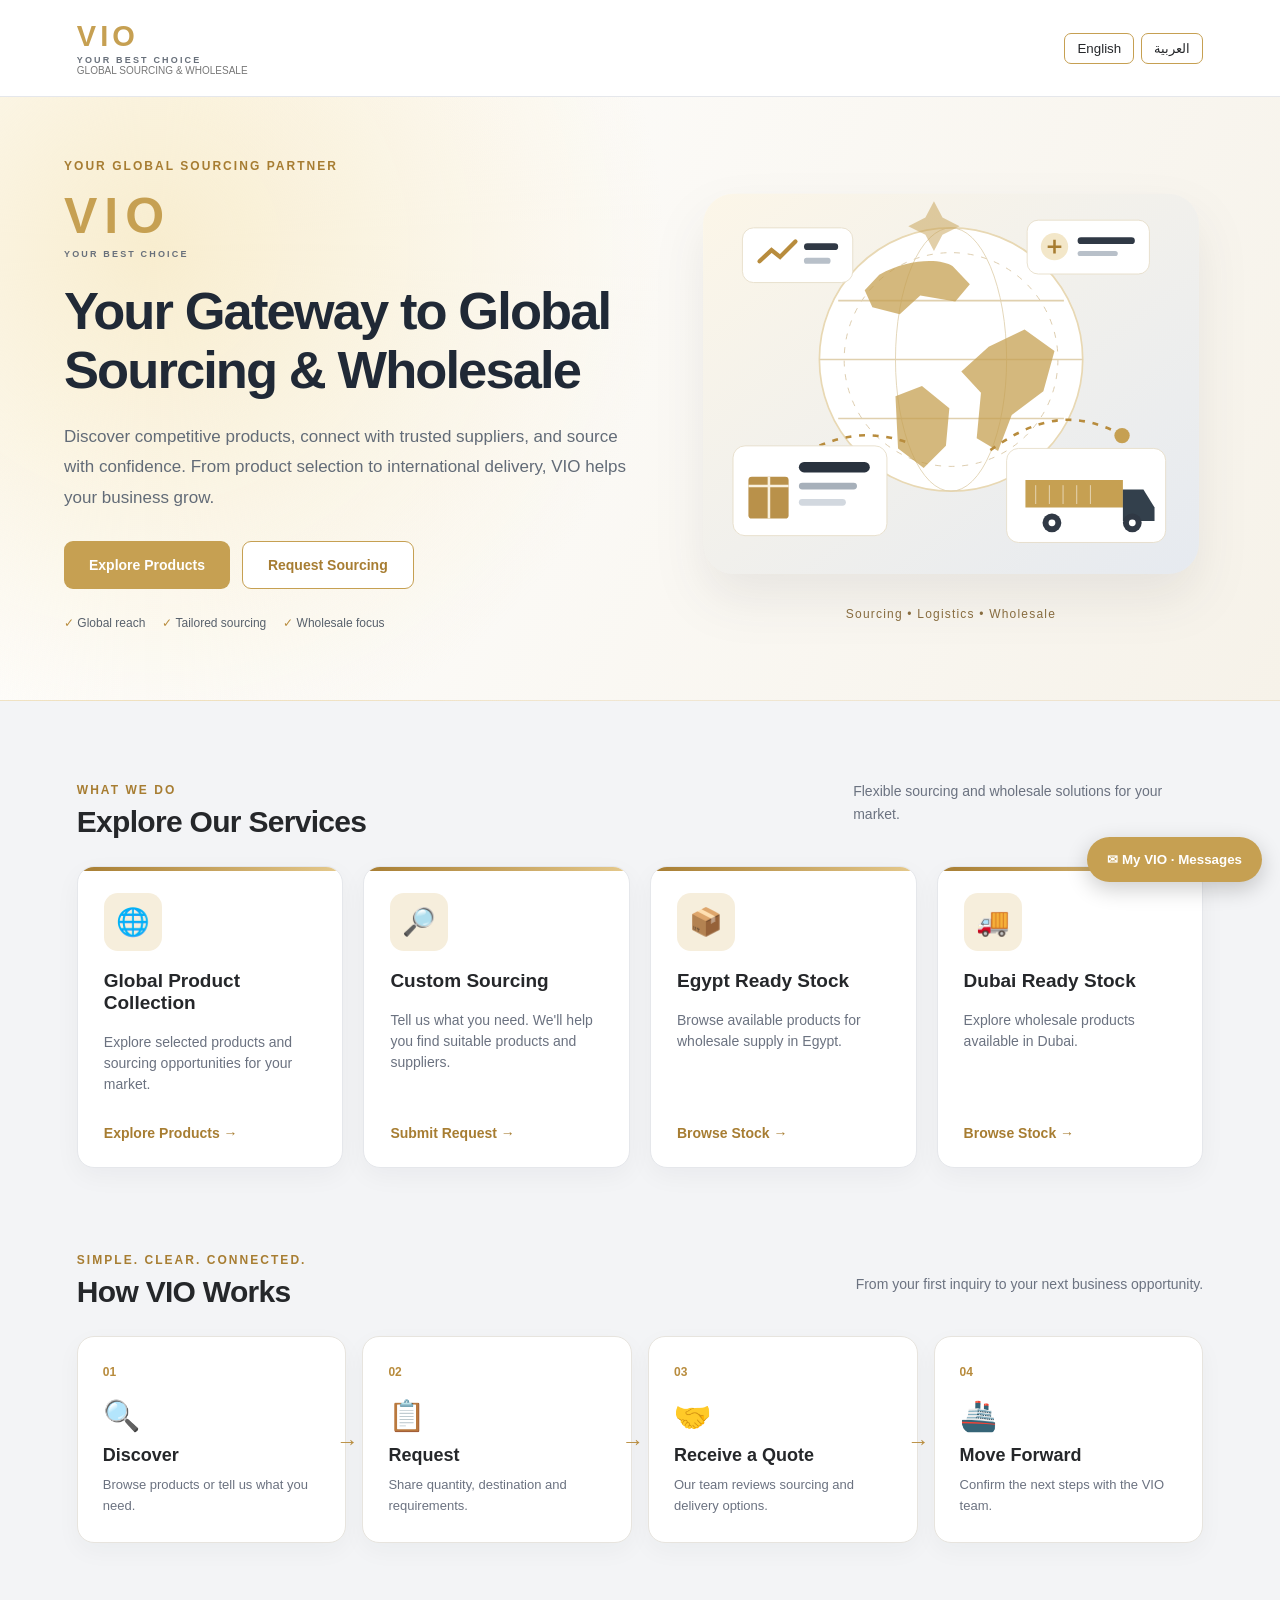
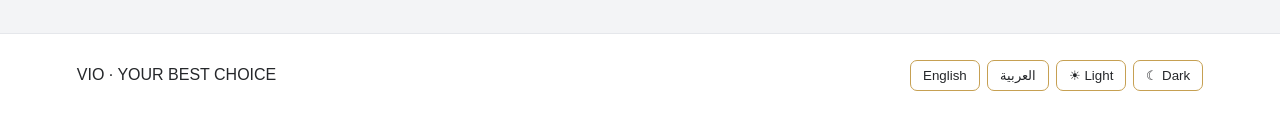
<file: apps-script/wholesale/Index.html>
<!DOCTYPE html>



<html>



<head>



  <base target="_top">



  <meta name="viewport" content="width=device-width, initial-scale=1">



  <style>



    :root{--gold:#c6a052;--darkgold:#a77d32;--bg:#f3f4f6;--ink:#292929;--muted:#6b7280;--line:#e5e7eb}



    *{box-sizing:border-box}body{margin:0;font-family:Arial,sans-serif;background:var(--bg);color:var(--ink)}



    header{background:#fff;padding:20px 6%;display:flex;justify-content:space-between;align-items:center;border-bottom:1px solid var(--line)}



    .brand{cursor:pointer}.logo{font-size:32px;font-weight:bold;color:var(--gold);letter-spacing:3px}.subtitle{font-size:10px;color:#777}



    .language{color:#555;font-size:13px}.hero{padding:65px 6%;background:#fff;text-align:center}h1{font-size:38px;margin:10px 0}.gold{color:var(--darkgold)}.hero p{color:#777;line-height:1.7}



    .btn{background:var(--gold);color:white;border:0;padding:13px 22px;border-radius:7px;cursor:pointer;font-weight:bold;font-size:14px}.btn:hover{background:var(--darkgold)}.btn.secondary{background:white;color:var(--darkgold);border:1px solid var(--gold)}.btn:disabled{opacity:.6;cursor:not-allowed}



    .container{padding:35px 6%;max-width:1500px;margin:auto}.grid{display:grid;grid-template-columns:repeat(4,minmax(0,1fr));gap:18px}.card{background:#fff;padding:24px 20px;border-radius:12px;border:1px solid var(--line);transition:.2s}.service-card{cursor:pointer}.service-card:hover,.product-card:hover{border-color:var(--gold);transform:translateY(-3px)}.card h3{margin:8px 0}.card p{color:var(--muted);font-size:14px;line-height:1.5}.icon{font-size:30px}.small-link{color:var(--darkgold);font-weight:bold;font-size:14px}



    .page-head{display:flex;align-items:center;justify-content:space-between;gap:16px;flex-wrap:wrap;margin-bottom:22px}.page-head h2{margin:0 0 6px}.page-head p{margin:0;color:var(--muted)}.toolbar{display:flex;gap:12px;align-items:center;margin-bottom:22px;flex-wrap:wrap}.search{width:100%;max-width:540px;padding:14px;border:1px solid #d1d5db;border-radius:8px;font:inherit}.search:focus,input:focus,select:focus,textarea:focus{outline:2px solid #ead6a7;outline-offset:1px}



    .product-card{padding:0;overflow:hidden;display:flex;flex-direction:column}.product-media{height:205px;background:#f8f8f8;display:flex;align-items:center;justify-content:center;color:#aaa;font-size:44px}.product-media img{width:100%;height:100%;object-fit:contain}.product-content{padding:20px;display:flex;flex-direction:column;flex:1}.category{color:var(--darkgold);font-size:11px;font-weight:bold;text-transform:uppercase;letter-spacing:.6px}.product-content h3{font-size:17px}.product-content .btn{width:100%;margin-top:auto}.details{font-size:13px;color:var(--muted);margin:10px 0 18px}.details div{margin:5px 0}.empty{background:#fff;border:1px solid var(--line);padding:25px;border-radius:10px;color:var(--muted)}



    .overlay{position:fixed;inset:0;background:rgba(20,24,32,.62);display:none;align-items:center;justify-content:center;padding:18px;z-index:10}.overlay.open{display:flex}.modal{width:100%;max-width:560px;max-height:92vh;overflow:auto;background:white;border-radius:14px;padding:26px;box-shadow:0 18px 60px rgba(0,0,0,.2)}.modal-head{display:flex;justify-content:space-between;align-items:flex-start;gap:16px}.modal-head h2{margin:0 0 8px}.close{border:0;background:#f3f4f6;border-radius:7px;padding:8px 12px;cursor:pointer;font-size:20px}.field{margin-top:15px}.field label{display:block;font-size:13px;font-weight:bold;margin-bottom:7px}.field input,.field select,.field textarea{width:100%;padding:12px;border:1px solid #d1d5db;border-radius:7px;font:inherit}.field textarea{resize:vertical;min-height:85px}.field-row{display:grid;grid-template-columns:1fr 1fr;gap:12px}.hint{font-size:12px;color:var(--muted);line-height:1.5}.notice{margin-top:16px;padding:12px;background:#fff8e7;border:1px solid #e9d8ac;border-radius:7px;font-size:12px;color:#6f5b34}.modal .btn{width:100%;margin-top:20px}



    .upload-zone{border:2px dashed #d8bf8a;border-radius:10px;padding:18px;background:#fffcf6;text-align:center;margin-top:7px}.upload-zone input{width:100%;max-width:320px}.photo-previews{display:flex;flex-wrap:wrap;gap:9px;margin-top:12px}.photo-previews img{width:70px;height:70px;object-fit:cover;border:1px solid #ddd;border-radius:7px}.photo-previews .thumb{position:relative}.photo-previews .thumb button{position:absolute;right:-5px;top:-5px;border:0;border-radius:50%;background:#333;color:#fff;cursor:pointer}.feedback-ok{color:#176b45;font-weight:bold}.feedback-error{color:#b42318}



    @media(max-width:1000px){.grid{grid-template-columns:repeat(2,minmax(0,1fr))}}@media(max-width:540px){.grid{grid-template-columns:1fr}.field-row{grid-template-columns:1fr}.hero{padding:48px 6%}h1{font-size:28px}header{padding:16px 6%}.modal{padding:18px}}



    .step-heading{display:flex;align-items:center;gap:10px;font-weight:bold;font-size:16px;margin:25px 0 10px;padding-top:14px;border-top:1px solid var(--line)}



    .step-heading span{display:inline-flex;align-items:center;justify-content:center;width:28px;height:28px;border-radius:50%;background:var(--gold);color:white}



    .remember{display:flex;align-items:center;gap:9px;font-size:13px;margin-top:18px;color:var(--ink)}



    .remember input{accent-color:var(--gold)}.optional{margin-top:18px;border:1px solid var(--line);padding:13px;border-radius:8px}



    .optional summary{cursor:pointer;font-size:13px;font-weight:bold;color:var(--darkgold)}



    .success-panel{text-align:center;padding:20px 0}.success-icon{font-size:32px;background:#e9f7ed;color:#15803d;border-radius:50%;width:65px;height:65px;line-height:65px;margin:0 auto 16px}



    .success-panel p{color:var(--muted);line-height:1.6}.success-reference{background:#faf7f0;padding:18px;border-radius:9px;margin:20px 0;display:flex;flex-direction:column;gap:8px}



    .success-reference small{color:var(--muted)}.success-reference strong{color:var(--darkgold);font-size:20px;overflow-wrap:anywhere}.success-actions{display:grid;grid-template-columns:1fr 1fr;gap:10px}.success-actions .btn{margin-top:0}





:root{--vio-bg:#f3f4f6;--vio-card:#fff;--vio-ink:#25272a;--vio-line:#e5e7eb;--vio-muted:#68707b}

body{background:var(--vio-bg)!important;color:var(--vio-ink)!important}body.vio-dark{--vio-bg:#15171b;--vio-card:#202329;--vio-ink:#f0f1f4;--vio-line:#3b404a;--vio-muted:#b5bbc6;--bg:#15171b;--ink:#f0f1f4;--muted:#b5bbc6;--line:#3b404a}

body.vio-dark header,body.vio-dark .panel,body.vio-dark .card,body.vio-dark .tile,body.vio-dark .modal,body.vio-dark .empty,body.vio-dark .hero,body.vio-dark .group{background:var(--vio-card)!important;color:var(--vio-ink)!important;border-color:var(--vio-line)!important}

body.vio-dark input,body.vio-dark select,body.vio-dark textarea{background:#292d34;color:#f0f1f4;border-color:#505661}body.vio-dark .btn.secondary,body.vio-dark button.secondary{background:#30343c;color:#f2d9a4}body.vio-dark p,body.vio-dark .hint,body.vio-dark .muted,body.vio-dark small{color:var(--vio-muted)}body.vio-dark th{background:#30343c;color:#f0f1f4}body.vio-dark td{border-color:#42454b}

.vio-brand-image{display:block;object-fit:contain;width:175px;height:66px;max-width:100%}.vio-brand-hero{width:min(520px,92vw);height:auto;max-height:250px;object-fit:contain;margin:0 auto 20px}.vio-footer{padding:26px 6%;border-top:1px solid var(--vio-line);background:var(--vio-card);color:var(--vio-ink);display:flex;justify-content:space-between;align-items:center;flex-wrap:wrap;gap:12px}.vio-switch{display:inline-flex;gap:7px;align-items:center;flex-wrap:wrap}.vio-switch button{padding:7px 12px;border:1px solid #c6a052;border-radius:7px;background:transparent;color:inherit;cursor:pointer}html[dir=rtl] body{text-align:right}html[dir=rtl] th,html[dir=rtl] td{text-align:right}html[dir=rtl] .field label{text-align:right}

.vio-wordmark{font-weight:800;letter-spacing:.14em;font-size:29px;color:#c6a052;display:flex;flex-direction:column;gap:2px}.vio-wordmark small{font-size:9px;letter-spacing:.24em;color:var(--vio-muted,#777)}.vio-wordmark-hero{font-size:clamp(50px,9vw,100px);align-items:center;margin:18px auto 25px}.vio-wordmark-hero small{font-size:12px}

/* VIO hybrid customer design */

.hero{position:relative;overflow:hidden;background:radial-gradient(circle at 18% 30%,rgba(198,160,82,.18),transparent 36%),linear-gradient(130deg,#fff 0%,#fbf7ee 100%)!important;border-bottom:1px solid rgba(198,160,82,.22)}

.hero::after{content:'✦';position:absolute;right:8%;top:9%;font-size:105px;color:rgba(198,160,82,.11);pointer-events:none}

.hero h1{letter-spacing:-1.1px}.hero p{max-width:690px;margin:15px auto 23px}

.service-card{position:relative;overflow:hidden;box-shadow:0 8px 26px rgba(30,34,43,.045);border-radius:17px!important}

.service-card::before{content:'';position:absolute;left:0;right:0;top:0;height:4px;background:linear-gradient(90deg,#a77d32,#e5c98c)}

.service-card .icon{display:inline-flex;align-items:center;justify-content:center;width:58px;height:58px;border-radius:14px;background:rgba(198,160,82,.12)}

.service-card:hover{box-shadow:0 16px 36px rgba(30,34,43,.12);transform:translateY(-5px)}

.product-card{box-shadow:0 7px 22px rgba(30,34,43,.055);border-radius:16px!important}

.product-card:hover{box-shadow:0 13px 30px rgba(30,34,43,.13)}

body.vio-dark .hero{background:radial-gradient(circle at 20% 20%,rgba(198,160,82,.12),transparent 40%),#202329!important}

body.vio-dark .service-card::before{opacity:.9}

@media(prefers-reduced-motion:reduce){.service-card,.product-card{transition:none!important}}



/* VIO premium global sourcing homepage */

.vio-hero-new{padding:62px 5% 70px!important;text-align:left!important;background:radial-gradient(circle at 12% 25%,#f8edcf,transparent 42%),linear-gradient(115deg,#fff 5%,#f6f2e9 100%)!important}

.vio-hero-new::after{display:none}.vio-hero-inner{max-width:1440px;margin:auto;display:grid;grid-template-columns:1.05fr .95fr;gap:36px;align-items:center}.vio-hero-copy{max-width:700px}.vio-eyebrow{font-size:12px;letter-spacing:.17em;color:#a77d32;font-weight:800;margin-bottom:18px}.vio-hero-brand{font-size:50px;line-height:1;display:inline-flex;margin:0 0 23px}.vio-hero-brand small{font-size:9px;margin-top:7px}.vio-hero-new h1{font-size:clamp(36px,4.1vw,62px);line-height:1.12;letter-spacing:-1.9px;margin:0;color:#202936}.vio-hero-new p{max-width:630px;margin:22px 0 28px;font-size:17px;line-height:1.8;color:#626b77}.vio-hero-actions{display:flex;gap:12px;flex-wrap:wrap}.vio-hero-actions .btn{padding:15px 25px;border-radius:9px}.vio-hero-trust{display:flex;gap:17px;flex-wrap:wrap;margin-top:27px;font-size:12px;color:#58616c}.vio-hero-trust>span{white-space:nowrap}.vio-hero-trust>span:first-letter{color:#b88c3d}.vio-hero-art{position:relative;max-width:660px;margin:auto;width:100%}.vio-hero-art svg{width:100%;height:auto;display:block;filter:drop-shadow(0 25px 25px rgba(35,41,50,.08))}.vio-art-caption{text-align:center;font-size:12px;letter-spacing:.1em;color:#8a6e40;margin-top:-5px}

.vio-services{padding-top:65px;padding-bottom:65px}.vio-section-heading{display:flex;justify-content:space-between;align-items:end;gap:25px;margin-bottom:27px}.vio-section-heading .vio-eyebrow{margin-bottom:8px}.vio-section-heading h2{font-size:30px;letter-spacing:-.7px;margin:0}.vio-section-heading p{font-size:14px;color:var(--muted);max-width:350px;line-height:1.6}.vio-services .grid{gap:20px}.vio-services .service-card{min-height:240px;padding:26px!important;display:flex;flex-direction:column}.vio-services .service-card h3{font-size:19px;margin:19px 0 4px}.vio-services .service-card p{flex:1}.vio-services .service-card .small-link{margin-top:16px}.vio-services .service-card .icon{font-size:27px;background:#f6eedc}

.vio-journey{padding-top:20px;padding-bottom:90px}.vio-steps{display:grid;grid-template-columns:repeat(4,minmax(0,1fr));gap:16px}.vio-step{position:relative;padding:25px;background:#fff;border:1px solid #e7e4de;border-radius:17px;box-shadow:0 8px 25px rgba(35,41,50,.04)}.vio-step>span{font-weight:800;font-size:12px;color:#b88c3d}.vio-step-icon{font-size:30px;margin:18px 0 12px}.vio-step h3{margin:0 0 9px;font-size:18px}.vio-step p{font-size:13px;color:#6b7280;line-height:1.6;margin:0}.vio-step:not(:last-child)::after{content:'→';position:absolute;right:-13px;top:45%;color:#b88c3d;font-weight:bold;z-index:1;font-size:22px}

body.vio-dark .vio-hero-new{background:radial-gradient(circle at 10% 20%,rgba(198,160,82,.12),transparent 43%),#202329!important}body.vio-dark .vio-hero-new h1{color:#f3f4f6}body.vio-dark .vio-step{background:#202329;border-color:#3b404a}body.vio-dark .vio-step p{color:#b5bbc6}body.vio-dark .vio-hero-new p{color:#b5bbc6}

html[dir=rtl] .vio-hero-new{text-align:right!important}html[dir=rtl] .vio-hero-inner{direction:rtl}html[dir=rtl] .vio-step:not(:last-child)::after{content:'←';right:auto;left:-13px}

@media(max-width:1000px){.vio-hero-inner{grid-template-columns:1fr}.vio-hero-art{max-width:560px}.vio-steps{grid-template-columns:repeat(2,1fr)}.vio-step::after{display:none}}@media(max-width:650px){.vio-hero-new{padding:43px 6%!important}.vio-hero-new h1{font-size:35px}.vio-hero-new p{font-size:15px}.vio-hero-art{max-width:420px}.vio-section-heading{display:block}.vio-steps{grid-template-columns:1fr}.vio-hero-trust{gap:10px}.vio-services{padding-top:45px}}

</style>



</head>



<body>



<header>



  <div class="brand" onclick="backToHome()" role="button" tabindex="0" aria-label="VIO home">



    <div class="vio-wordmark" aria-label="VIO YOUR BEST CHOICE">VIO <small>YOUR BEST CHOICE</small></div><div class="subtitle">GLOBAL SOURCING &amp; WHOLESALE</div>



  </div>



  <div class="vio-switch"><button onclick="vioLanguage('en')">English</button><button onclick="vioLanguage('ar')">العربية</button></div>



</header>



<section class="hero vio-hero-new" id="hero">

  <div class="vio-hero-inner">

    <div class="vio-hero-copy">

      <div class="vio-eyebrow" data-vio-en="YOUR GLOBAL SOURCING PARTNER" data-vio-ar="شريكك في التوريد العالمي">YOUR GLOBAL SOURCING PARTNER</div>

      <div class="vio-wordmark vio-hero-brand" aria-label="VIO YOUR BEST CHOICE">VIO <small>YOUR BEST CHOICE</small></div>

      <h1 data-vio-en="Your Gateway to Global Sourcing &amp; Wholesale" data-vio-ar="بوابتك للتوريد العالمي وتجارة الجملة">Your Gateway to Global Sourcing &amp; Wholesale</h1>

      <p data-vio-en="Discover competitive products, connect with trusted suppliers, and source with confidence. From product selection to international delivery, VIO helps your business grow." data-vio-ar="اكتشف منتجات تنافسية وتواصل مع موردين موثوقين وتوسع بثقة. من اختيار المنتجات إلى التوصيل الدولي، تساعدك VIO على تنمية أعمالك.">Discover competitive products, connect with trusted suppliers, and source with confidence. From product selection to international delivery, VIO helps your business grow.</p>

      <div class="vio-hero-actions"><button class="btn" onclick="openChinaProducts()" data-vio-en="Explore Products" data-vio-ar="استكشف المنتجات">Explore Products</button><button class="btn secondary" onclick="openCustomRequest()" data-vio-en="Request Sourcing" data-vio-ar="اطلب التوريد">Request Sourcing</button></div>

      <div class="vio-hero-trust"><span>✓ <span data-vio-en="Global reach" data-vio-ar="وصول عالمي">Global reach</span></span><span>✓ <span data-vio-en="Tailored sourcing" data-vio-ar="توريد حسب الطلب">Tailored sourcing</span></span><span>✓ <span data-vio-en="Wholesale focus" data-vio-ar="متخصصون في الجملة">Wholesale focus</span></span></div>

    </div>

    <div class="vio-hero-art" aria-hidden="true">

      <svg viewBox="0 0 620 520" role="img" xmlns="http\://www.w3.org/2000/svg"><defs><linearGradient id="vioSky" x1="0" x2="1" y1="0" y2="1"><stop stop-color="#fcf6e8"/><stop offset="1" stop-color="#e6eaf0"/></linearGradient><linearGradient id="vioGold" x1="0" x2="1"><stop stop-color="#a77d32"/><stop offset="1" stop-color="#e3c47e"/></linearGradient></defs>

      <rect x="20" y="30" width="580" height="445" rx="36" fill="url(#vioSky)"/><circle cx="310" cy="224" r="154" fill="#fff" stroke="#e8d8b3" stroke-width="2"/><circle cx="310" cy="224" r="125" fill="none" stroke="#d8c5a1" stroke-dasharray="7 9"/><ellipse cx="310" cy="224" rx="65" ry="154" fill="none" stroke="#e0d0ae"/><path d="M156 224h308M178 155h264M178 293h264" stroke="#e0d0ae" stroke-width="2"/><path d="M226 125c35-20 73-19 86-10l20 21-17 20-41-7-24 22-32-8-9-20zM354 209l42-20 35 25-13 47-37 28-16 42-25-15 5-53-23-25zM245 267l31-12 32 26-4 44-26 26-30-23z" fill="#c6a052" opacity=".75"/>

      <path d="M114 348C176 307 218 306 265 323M356 330c62-44 104-44 156-17" fill="none" stroke="#b88c3d" stroke-width="3" stroke-dasharray="7 9"/><circle cx="115" cy="348" r="9" fill="#c6a052"/><circle cx="510" cy="313" r="9" fill="#c6a052"/>

      <g transform="translate(55 325)"><rect width="180" height="105" rx="14" fill="#fff" stroke="#e6dcc7"/><rect x="18" y="36" width="47" height="49" rx="4" fill="#b9914a"/><path d="M18 47h47M42 36v49" stroke="#f9f1de" stroke-width="3"/><rect x="77" y="19" width="83" height="12" rx="6" fill="#29323e"/><rect x="77" y="43" width="68" height="8" rx="4" fill="#a7b0ba"/><rect x="77" y="62" width="55" height="8" rx="4" fill="#d2d8df"/></g>

      <g transform="translate(375 328)"><rect width="186" height="110" rx="14" fill="#fff" stroke="#e6dcc7"/><path d="M22 69h114v-32H22z" fill="#c6a052"/><path d="M136 48h24l13 21v16h-37z" fill="#33404c"/><path d="M34 43v22m16-22v22m16-22v22m16-22v22m16-22v22" stroke="#fff" opacity=".65"/><circle cx="53" cy="87" r="11" fill="#303945"/><circle cx="147" cy="87" r="11" fill="#303945"/><circle cx="53" cy="87" r="4" fill="#fff"/><circle cx="147" cy="87" r="4" fill="#fff"/></g>

      <g transform="translate(399 61)"><rect width="143" height="63" rx="13" fill="#fff" stroke="#e6dcc7"/><circle cx="32" cy="31" r="16" fill="#f3e7c9"/><path d="M24 31h16m-8-8v16" stroke="#a77d32" stroke-width="3"/><rect x="59" y="20" width="67" height="8" rx="4" fill="#303945"/><rect x="59" y="36" width="47" height="6" rx="3" fill="#b8c0c9"/></g>

      <g transform="translate(66 70)"><rect width="129" height="64" rx="13" fill="#fff" stroke="#e6dcc7"/><path d="M20 39l14-13 10 8 18-18" stroke="#b88c3d" stroke-width="5" fill="none" stroke-linecap="round"/><rect x="72" y="18" width="40" height="8" rx="4" fill="#303945"/><rect x="72" y="35" width="31" height="7" rx="3" fill="#b8c0c9"/></g>

      <path d="M280 58l10-19 10 19 20 10-20 10-10 19-10-19-20-10z" fill="#c6a052" opacity=".5"/>

      </svg>

      <div class="vio-art-caption" data-vio-en="Sourcing • Logistics • Wholesale" data-vio-ar="توريد • شحن • تجارة الجملة">Sourcing • Logistics • Wholesale</div>

    </div>

  </div>

</section>

<section class="container vio-services" id="sections">

  <div class="vio-section-heading"><div><div class="vio-eyebrow" data-vio-en="WHAT WE DO" data-vio-ar="خدماتنا">WHAT WE DO</div><h2 data-vio-en="Explore Our Services" data-vio-ar="استكشف خدماتنا">Explore Our Services</h2></div><p data-vio-en="Flexible sourcing and wholesale solutions for your market." data-vio-ar="حلول مرنة للتوريد وتجارة الجملة تناسب سوقك.">Flexible sourcing and wholesale solutions for your market.</p></div>

  <div class="grid">

    <div class="card service-card" onclick="openChinaProducts()"><div class="icon">🌐</div><h3 data-vio-en="Global Product Collection" data-vio-ar="مجموعة المنتجات العالمية">Global Product Collection</h3><p data-vio-en="Explore selected products and sourcing opportunities for your market." data-vio-ar="استكشف منتجات مختارة وفرص توريد تناسب سوقك.">Explore selected products and sourcing opportunities for your market.</p><span class="small-link" data-vio-en="Explore Products →" data-vio-ar="استكشف المنتجات ←">Explore Products →</span></div>

    <div class="card service-card" onclick="openCustomRequest()"><div class="icon">🔎</div><h3 data-vio-en="Custom Sourcing" data-vio-ar="التوريد حسب الطلب">Custom Sourcing</h3><p data-vio-en="Tell us what you need. We'll help you find suitable products and suppliers." data-vio-ar="أخبرنا بما تحتاجه وسنساعدك في العثور على المنتجات والموردين المناسبين.">Tell us what you need. We'll help you find suitable products and suppliers.</p><span class="small-link" data-vio-en="Submit Request →" data-vio-ar="أرسل طلبك ←">Submit Request →</span></div>

    <div class="card service-card" onclick="vioOpenMarket('Egypt')"><div class="icon">📦</div><h3 data-vio-en="Egypt Ready Stock" data-vio-ar="المخزون الجاهز في مصر">Egypt Ready Stock</h3><p data-vio-en="Browse available products for wholesale supply in Egypt." data-vio-ar="تصفح المنتجات المتاحة للتوريد بالجملة في مصر.">Browse available products for wholesale supply in Egypt.</p><span class="small-link" data-vio-en="Browse Stock →" data-vio-ar="تصفح المخزون ←">Browse Stock →</span></div>

    <div class="card service-card" onclick="vioOpenMarket('Dubai')"><div class="icon">🚚</div><h3 data-vio-en="Dubai Ready Stock" data-vio-ar="المخزون الجاهز في دبي">Dubai Ready Stock</h3><p data-vio-en="Explore wholesale products available in Dubai." data-vio-ar="استكشف منتجات الجملة المتاحة في دبي.">Explore wholesale products available in Dubai.</p><span class="small-link" data-vio-en="Browse Stock →" data-vio-ar="تصفح المخزون ←">Browse Stock →</span></div>

  </div>

</section>

<section class="vio-journey container" aria-label="How VIO works">

  <div class="vio-section-heading"><div><div class="vio-eyebrow" data-vio-en="SIMPLE. CLEAR. CONNECTED." data-vio-ar="ببساطة ووضوح">SIMPLE. CLEAR. CONNECTED.</div><h2 data-vio-en="How VIO Works" data-vio-ar="كيف تعمل VIO">How VIO Works</h2></div><p data-vio-en="From your first inquiry to your next business opportunity." data-vio-ar="من أول استفسار حتى فرصتك التجارية القادمة.">From your first inquiry to your next business opportunity.</p></div>

  <div class="vio-steps"><div class="vio-step"><span>01</span><div class="vio-step-icon">🔍</div><h3 data-vio-en="Discover" data-vio-ar="اكتشف">Discover</h3><p data-vio-en="Browse products or tell us what you need." data-vio-ar="تصفح المنتجات أو أخبرنا بما تحتاجه.">Browse products or tell us what you need.</p></div><div class="vio-step"><span>02</span><div class="vio-step-icon">📋</div><h3 data-vio-en="Request" data-vio-ar="اطلب">Request</h3><p data-vio-en="Share quantity, destination and requirements." data-vio-ar="حدد الكمية والوجهة ومتطلباتك.">Share quantity, destination and requirements.</p></div><div class="vio-step"><span>03</span><div class="vio-step-icon">🤝</div><h3 data-vio-en="Receive a Quote" data-vio-ar="استلم عرض السعر">Receive a Quote</h3><p data-vio-en="Our team reviews sourcing and delivery options." data-vio-ar="يراجع فريقنا خيارات التوريد والتوصيل.">Our team reviews sourcing and delivery options.</p></div><div class="vio-step"><span>04</span><div class="vio-step-icon">🚢</div><h3 data-vio-en="Move Forward" data-vio-ar="ابدأ التنفيذ">Move Forward</h3><p data-vio-en="Confirm the next steps with the VIO team." data-vio-ar="اتفق على الخطوات التالية مع فريق VIO.">Confirm the next steps with the VIO team.</p></div></div>

</section>

<section class="container" id="chinaPage" style="display:none">



  <div class="page-head"><div><h2 data-vio-en="Global Product Collection" data-vio-ar="مجموعة المنتجات العالمية">Global Product Collection</h2><p data-vio-en="Explore selected products and sourcing opportunities for your market." data-vio-ar="استكشف منتجات مختارة وفرص توريد تناسب سوقك.">Explore selected products and sourcing opportunities for your market.</p></div><button class="btn secondary" onclick="backToHome()">← Back to Home</button></div>



  <div class="toolbar"><input class="search" id="productSearch" type="search" placeholder="Search by product, category or description..." oninput="filterChinaProducts()" aria-label="Search products"><span id="productCount" class="hint"></span></div>



  <div id="catalogMessage" class="empty">Loading products...</div>



  <div id="chinaProductsGrid" class="grid"></div>



</section>



<div class="overlay" id="vioGallery" onclick="if(event.target===this)vioCloseGallery()"><div class="modal" style="max-width:850px" role="dialog" aria-modal="true" aria-label="Product gallery"><div class="modal-head"><h2 id="vioGalleryTitle">Product gallery</h2><button class="close" onclick="vioCloseGallery()" aria-label="Close gallery">×</button></div><div style="text-align:center;background:#f8f8f8;border-radius:9px;padding:12px;margin-top:12px"><img id="vioGalleryPhoto" alt="Product photo" style="max-width:100%;height:360px;object-fit:contain"><div id="vioGalleryEmpty" style="display:none;padding:80px">No photos available</div></div><div style="display:flex;align-items:center;justify-content:space-between;margin:12px 0"><button class="btn secondary" onclick="vioGalleryMove(-1)">← Previous</button><span id="vioGalleryCount"></span><button class="btn secondary" onclick="vioGalleryMove(1)">Next →</button></div><div id="vioGalleryLinks" style="display:flex;gap:12px;flex-wrap:wrap;margin:12px 0"></div><button class="btn" style="width:100%" onclick="vioQuoteFromGallery()">Request Quotation</button></div></div>

<div class="overlay" id="quoteOverlay" onclick="if(event.target===this)closeQuote()">



  <div class="modal" role="dialog" aria-modal="true" aria-labelledby="quoteTitle">



    <div class="modal-head"><div><h2 id="quoteTitle">Request a Quotation</h2><p class="hint">Tell us what you need. We will handle the sourcing.</p></div><button class="close" onclick="closeQuote()" aria-label="Close">×</button></div>



          <form id="quoteForm" onsubmit="submitQuotation(event)">



        <div class="step-heading"><span>1</span> What do you need?</div>



        <div class="field"><label for="qProduct">Product name</label><input id="qProduct" maxlength="200" placeholder="e.g. Wireless Bluetooth Earbuds"><div class="hint" id="productNameHint">Enter the product name or upload photos.</div></div>



        <div class="field"><label for="qPhotos">Product photos (up to 5)</label><div class="upload-zone"><div style="font-size:26px">📷</div><div class="hint">JPG, PNG or WEBP — max 5 MB each</div><input id="qPhotos" type="file" accept="image/jpeg,image/png,image/webp" multiple onchange="previewRFQPhotos()"><div id="photoPreviews" class="photo-previews"></div></div></div>



        <div class="field"><label for="qQty">Required quantity *</label><input id="qQty" type="number" min="1" step="1" required placeholder="e.g. 1000"></div>



        <div class="step-heading"><span>2</span> Where do you need it?</div>



        <div class="field" id="originWrap"><label for="qOrigin">Source from *</label><select id="qOrigin"><option value="">Select source</option><option value="China">China</option><option value="Egypt">Egypt</option><option value="UAE">UAE</option><option value="Best Option">Best option for me</option></select></div><div class="field-row"><div class="field"><label for="qCountry">Destination *</label><select id="qCountry" required><option value="">Select country</option><option>Egypt</option><option>UAE</option></select></div><div class="field"><label for="qShipping">Shipping mode *</label><select id="qShipping" required><option value="">Select mode</option><option value="Sea Freight">Sea Freight</option><option value="Air Freight">Air Freight</option></select></div></div>



        <div class="step-heading"><span>3</span> How can we contact you?</div>



        <div class="field"><label for="qName">Your name *</label><input id="qName" required maxlength="120" autocomplete="name"></div>



        <div class="field"><label for="qContact">Preferred contact method *</label><select id="qContact" required onchange="updateContactFields()"><option value="">Select contact method</option><option value="WhatsApp">WhatsApp</option><option value="Phone Call">Phone Call</option><option value="Email">Email</option></select></div>



        <div class="field" id="phoneWrap" style="display:none"><label for="qPhone" id="phoneLabel">WhatsApp number *</label><input id="qPhone" type="tel" maxlength="35" placeholder="Include country code, e.g. +20..."></div>



        <div class="field" id="emailWrap"><label for="qEmail">Email address *</label><input id="qEmail" type="email" maxlength="160" placeholder="name@company.com"></div>



        <label class="remember"><input type="checkbox" id="qRemember" checked> Remember my contact details on this device</label>



        <details class="optional"><summary>Additional details (optional)</summary><div class="field"><label for="qCompany">Company name</label><input id="qCompany" maxlength="120"></div><div class="field"><label for="qNotes">Additional product requirements</label><textarea id="qNotes" maxlength="2000" placeholder="Packaging, specifications, special requests..."></textarea></div></details>



        <div id="quoteFeedback" class="hint" role="status" aria-live="polite" style="margin-top:12px"></div><button class="btn" id="quoteSubmit" type="submit">Submit Quotation Request</button>



      </form>



      <div id="quoteSuccess" class="success-panel" style="display:none"><div class="success-icon">✓</div><h2>Request Submitted Successfully!</h2><p>Thank you. Our VIO team will review your request and contact you.</p><div class="success-reference"><small>YOUR REQUEST REFERENCE</small><strong id="successReference"></strong></div><div class="success-actions"><button class="btn" type="button" onclick="openQuote(null)">+ Add New Request</button><button class="btn secondary" type="button" onclick="closeQuote()">Close</button></div></div>



  </div>



</div>



<script>



  let chinaProducts=[];



  let selectedProduct=null;



  let selectedPhotos=[];



    const customerFields=['qName','qPhone','qEmail','qCompany','qContact'];



  function rememberCustomer(){



    try{



      if(!document.getElementById('qRemember').checked){localStorage.removeItem('vioCustomer');return;}



      localStorage.setItem('vioCustomer',JSON.stringify(Object.fromEntries(customerFields.map(id=>[id,document.getElementById(id).value]))));



    }catch(e){}



  }



  function restoreCustomer(){



    try{



      const saved=JSON.parse(localStorage.getItem('vioCustomer')||'{}');



      customerFields.forEach(id=>{if(saved[id])document.getElementById(id).value=saved[id];});



    }catch(e){}



    updateContactFields();



  }



  function updateContactFields(){



    const method=document.getElementById('qContact').value;



    const isEmail=method==='Email';



    document.getElementById('phoneWrap').style.display=method&&!isEmail?'block':'none';



    document.getElementById('emailWrap').style.display='block';



    document.getElementById('qPhone').required=!!method&&!isEmail;



    document.getElementById('qEmail').required=true;



    document.getElementById('phoneLabel').textContent=method==='Phone Call'?'Phone number *':'WhatsApp number *';



  }



function goToSections(){document.getElementById('sections').scrollIntoView({behavior:'smooth'});}



  function backToHome(){vioCloseGallery();document.getElementById('chinaPage').style.display='none';document.getElementById('hero').style.display='block';document.getElementById('sections').style.display='block';window.scrollTo(0,0);}



  function showComingSoon(name){alert(name+' will be available in a future step.');}



  function openChinaProducts(){return vioOpenMarket('China');}

  function vioOldOpenChinaProducts(){



    document.getElementById('hero').style.display='none';



    document.getElementById('sections').style.display='none';



    document.getElementById('chinaPage').style.display='block';



    document.getElementById('catalogMessage').style.display='block';



    document.getElementById('catalogMessage').textContent='Loading products...';



    document.getElementById('chinaProductsGrid').replaceChildren();



    document.getElementById('productSearch').value='';



    window.scrollTo(0,0);



    if(typeof google==='undefined'||!google.script||!google.script.run){



      showCatalogMessage('Open this page through your Google Apps Script web app to load products.');return;



    }



    google.script.run.withSuccessHandler(function(products){



      chinaProducts=Array.isArray(products)?products:[];



      renderChinaProducts(chinaProducts);



    }).withFailureHandler(function(err){showCatalogMessage('Unable to load products: '+(err&&err.message?err.message:'Unknown error'));}).getChinaProducts();



  }



  function showCatalogMessage(message){const el=document.getElementById('catalogMessage');el.textContent=message;el.style.display='block';document.getElementById('productCount').textContent='';}



  function renderChinaProducts(products){



    const grid=document.getElementById('chinaProductsGrid');grid.replaceChildren();



    document.getElementById('productCount').textContent=products.length+' product(s)';



    if(!products.length){showCatalogMessage('No products found.');return;}



    document.getElementById('catalogMessage').style.display='none';



    products.forEach(function(product){



      const card=document.createElement('article');card.className='card product-card';



      const media=document.createElement('div');media.className='product-media';



      if(product.Image_URL && /^https:\/\//i.test(String(product.Image_URL))){



        const img=document.createElement('img');img.src=product.Image_URL;img.alt=product.Product_Name||'Product';img.onerror=function(){media.textContent='📦';};media.appendChild(img);



      }else{media.textContent='📦';}



      // Additional recommendation media, without exposing internal supplier records.



      if(Array.isArray(product.Media)&&product.Media.length){



        const photos=product.Media.filter(m=>m.type==='image'&&/^https:\/\//i.test(m.url));



        if(photos.length){media.replaceChildren();const pic=document.createElement('img');let idx=0;



          pic.src=photos[0].url;pic.alt=product.Product_Name||'Recommendation photo';media.appendChild(pic);



          if(photos.length>1){const next=document.createElement('button');next.type='button';next.textContent='❯ '+photos.length+' photos';



            next.style.cssText='position:absolute;bottom:8px;right:8px;background:#c6a052;color:white;border:0;border-radius:6px;padding:7px;cursor:pointer';



            media.style.position='relative';next.onclick=()=>{idx=(idx+1)%photos.length;pic.src=photos[idx].url;next.textContent='❯ '+(idx+1)+' / '+photos.length};media.appendChild(next)}



        }



      }



      media.style.cursor='pointer';media.title='Click to view product photos';media.onclick=function(e){if(e.target.tagName!=='BUTTON')vioShowGallery(product);};

      const content=document.createElement('div');content.className='product-content';



      const category=document.createElement('div');category.className='category';category.textContent=product.Category||'China Sourcing';



      const title=document.createElement('h3');title.textContent=product.Product_Name||'Unnamed product';



      const description=document.createElement('p');description.textContent=product.Description||'Details available on request';



      const details=document.createElement('div');details.className='details';



      [['MOQ',product.MOQ||'On request'],['Lead time',product.Lead_Time_Days?product.Lead_Time_Days+' days':'On request']].forEach(function(item){const line=document.createElement('div');line.textContent=item[0]+': '+item[1];details.appendChild(line);});



      if(product.Specifications){const specs=document.createElement('div');specs.textContent='Specs: '+product.Specifications;details.appendChild(specs);}



      if(Array.isArray(product.Media))product.Media.filter(m=>m.type==='video'||m.type==='catalog').forEach(m=>{



        const a=document.createElement('a');a.href=m.url;a.target='_blank';a.rel='noopener noreferrer';



        a.textContent=m.type==='video'?'▶ View product video':'📄 View product catalog';



        a.style.cssText='display:block;margin:8px 0;color:#a77d32;font-weight:bold;font-size:13px';content.appendChild(a);



      });



      const preview=document.createElement('button');preview.className='btn secondary';preview.style.marginBottom='9px';preview.textContent='View Photos & Details';preview.onclick=()=>vioShowGallery(product);

      const btn=document.createElement('button');btn.className='btn';btn.textContent='Request Quotation';btn.onclick=function(){openQuote(product);};



      content.append(category,title,description,details,preview,btn);card.append(media,content);grid.appendChild(card);



    });



  }



  function filterChinaProducts(){const query=document.getElementById('productSearch').value.trim().toLowerCase();renderChinaProducts(chinaProducts.filter(function(p){return [p.Product_Name,p.Category,p.Description,p.Specifications,p.Product_ID].some(function(v){return String(v||'').toLowerCase().includes(query);});}));}



function openQuote(product) {



    selectedProduct=product||null;document.getElementById('originWrap').style.display=product?'none':'block';document.getElementById('qOrigin').required=!product;



    quoteSubmissionKey='RFQ-'+Date.now()+'-'+Math.random().toString(36).slice(2);



    document.getElementById('quoteForm').reset();



    document.getElementById('quoteForm').style.display='block';



    document.getElementById('quoteSuccess').style.display='none';



    selectedPhotos=[];



    document.getElementById('photoPreviews').replaceChildren();



    const feedback=document.getElementById('quoteFeedback');feedback.textContent='';feedback.className='hint';



    const btn=document.getElementById('quoteSubmit');btn.disabled=false;btn.textContent='Submit Quotation Request';



    document.getElementById('qProduct').value=product?(product.Product_Name||''):'';



    document.getElementById('productNameHint').textContent=product?'Originally selected: '+(product.Product_Name||'')+'. You can change the product name.':'Enter a product name or upload reference photos.';



    document.getElementById('quoteTitle').textContent=product?'Request a Quotation':'Request a Product';



    restoreCustomer();



    document.getElementById('quoteOverlay').classList.add('open');



    document.querySelector('#quoteOverlay .modal').scrollTop=0;



  }



function openCustomRequest(){openQuote(null);}



  function closeQuote(){document.getElementById('quoteOverlay').classList.remove('open');}



  function previewRFQPhotos(){



    const input=document.getElementById('qPhotos');



    const feedback=document.getElementById('quoteFeedback');



    const chosen=Array.from(input.files||[]);



    if(chosen.length>5){feedback.textContent='Please select no more than 5 photos.';input.value='';return;}



    for(const file of chosen){



      if(!['image/jpeg','image/png','image/webp'].includes(file.type)||file.size>5*1024*1024||file.size===0){



        feedback.textContent='Use JPG, PNG or WEBP photos, maximum 5 MB each.';input.value='';return;



      }



    }



    selectedPhotos=chosen;



    feedback.textContent='';



    const preview=document.getElementById('photoPreviews');preview.replaceChildren();



    chosen.forEach(file=>{



      const img=document.createElement('img');img.alt=file.name;



      const url=URL.createObjectURL(file);img.src=url;img.onload=()=>URL.revokeObjectURL(url);



      preview.appendChild(img);



    });



  }



  function fileToBase64(file){return new Promise((resolve,reject)=>{



    const reader=new FileReader();



    reader.onload=()=>resolve(String(reader.result).split(',')[1]);



    reader.onerror=()=>reject(new Error('Could not read '+file.name));



    reader.readAsDataURL(file);



  });}



  let quoteSending=false;



  async function submitQuotation(event){



    event.preventDefault();



    if(quoteSending)return;



    if(typeof google==='undefined'||!google.script||!google.script.run){document.getElementById('quoteFeedback').textContent='Please open the deployed VIO web app.';return;}



    if(!document.getElementById('qProduct').value.trim()&&!selectedPhotos.length){document.getElementById('quoteFeedback').textContent='Enter a product name or attach a photo.';return;}



    const form=document.getElementById('quoteForm');if(!form.reportValidity())return;



    const payload={



      productId:selectedProduct?selectedProduct.Product_ID:'',

      productSource:selectedProduct?selectedProduct.Product_Source||'China':'Customer Request',



        productName:document.getElementById('qProduct').value.trim(),



        preferredContact:document.getElementById('qContact').value,



      name:document.getElementById('qName').value.trim(),



      phone:document.getElementById('qPhone').value.trim(),



      quantity:Number(document.getElementById('qQty').value),



      country:document.getElementById('qCountry').value,
      sourceOrigin:document.getElementById('qOrigin').value,



      shippingMode:document.getElementById('qShipping').value,



      email:document.getElementById('qEmail').value.trim(),



      company:document.getElementById('qCompany').value.trim(),



      notes:document.getElementById('qNotes').value.trim(),



      submissionKey:quoteSubmissionKey



    };



    quoteSending=true;



    const btn=document.getElementById('quoteSubmit');btn.disabled=true;btn.textContent='Submitting...';



    const feedback=document.getElementById('quoteFeedback');feedback.textContent='Saving your request...';



    try{payload.photos=await Promise.all(selectedPhotos.map(async file=>({



      name:file.name,mimeType:file.type,base64:await fileToBase64(file)



    })));}catch(err){quoteSending=false;btn.disabled=false;btn.textContent='Submit Quotation Request';feedback.textContent=err.message;return;}



    feedback.textContent='Uploading photos and saving request...';



          google.script.run.withSuccessHandler(function(result){



        quoteSending=false;btn.textContent='Submit Quotation Request';



        if(result&&result.ok){



          rememberCustomer();



          document.getElementById('successReference').textContent=result.rfqId;



          document.getElementById('quoteForm').style.display='none';



          document.getElementById('quoteSuccess').style.display='block';



          document.querySelector('#quoteOverlay .modal').scrollTop=0;



          selectedPhotos=[];



          quoteSubmissionKey='';



        }else{btn.disabled=false;feedback.textContent='Unable to submit. Please try again.';}



}).withFailureHandler(function(err){



      quoteSending=false;btn.disabled=false;btn.textContent='Submit Quotation Request';



      feedback.textContent='Submission not confirmed: '+(err&&err.message?err.message:'Please try again.');



    }).submitPriceInquiry(payload);



  }



  let quoteSubmissionKey='';



  document.addEventListener('keydown',function(e){if(e.key==='Escape')closeQuote();});







// Phase 2 catalog gallery and live stock sections.

let vioMarket='China',vioGalleryProduct=null,vioGalleryImages=[],vioGalleryIndex=0;

function vioOpenMarket(market){

 vioMarket=market;

 document.getElementById('hero').style.display='none';document.getElementById('sections').style.display='none';

 document.getElementById('chinaPage').style.display='block';

 document.querySelector('#chinaPage .page-head h2').textContent=market==='China'?(document.documentElement.lang==='ar'?'مجموعة المنتجات العالمية':'Global Product Collection'):market+' Available Stock';

 document.querySelector('#chinaPage .page-head p').textContent=market==='China'?(document.documentElement.lang==='ar'?'استكشف منتجات مختارة وفرص توريد تناسب سوقك.':'Explore selected products and sourcing opportunities for your market.'):'Browse products currently available in '+market+'.';

 document.getElementById('productSearch').value='';showCatalogMessage('Loading products...');document.getElementById('chinaProductsGrid').replaceChildren();window.scrollTo(0,0);

 const request=google.script.run.withSuccessHandler(products=>{chinaProducts=(Array.isArray(products)?products:[]).map(p=>({...p,Product_Source:market}));renderChinaProducts(chinaProducts);}).withFailureHandler(e=>showCatalogMessage('Unable to load products: '+(e.message||e)));

 if(market==='China')request.getChinaProducts();else request.getVIOPublicStock(market);

}

function vioShowGallery(product){vioGalleryProduct=product;const media=(Array.isArray(product.Media)?product.Media:[]).filter(m=>m.type==='image'&&/^https:\/\//i.test(String(m.url||''))).map(m=>m.url);vioGalleryImages=[...new Set([product.Image_URL,...media].filter(url=>/^https:\/\//i.test(String(url||''))))];vioGalleryIndex=0;const box=document.getElementById('vioGallery');box.classList.add('open');document.getElementById('vioGalleryTitle').textContent=product.Product_Name||'Product gallery';vioRenderGallery();}

function vioRenderGallery(){const photo=document.getElementById('vioGalleryPhoto'),empty=document.getElementById('vioGalleryEmpty');photo.style.display=vioGalleryImages.length?'block':'none';empty.style.display=vioGalleryImages.length?'none':'block';if(vioGalleryImages.length)photo.src=vioGalleryImages[vioGalleryIndex];document.getElementById('vioGalleryCount').textContent=vioGalleryImages.length?(vioGalleryIndex+1)+' / '+vioGalleryImages.length:'No photos';const links=document.getElementById('vioGalleryLinks');links.replaceChildren();(vioGalleryProduct.Media||[]).filter(m=>['video','catalog'].includes(m.type)&&/^https:\/\//i.test(m.url)).forEach(m=>{const a=document.createElement('a');a.href=m.url;a.target='_blank';a.rel='noopener noreferrer';a.textContent=m.type==='video'?'▶ Open product video':'📄 Open PDF catalog';links.append(a);});}

function vioGalleryMove(n){if(vioGalleryImages.length){vioGalleryIndex=(vioGalleryIndex+n+vioGalleryImages.length)%vioGalleryImages.length;vioRenderGallery();}}

function vioCloseGallery(){document.getElementById('vioGallery').classList.remove('open');}

function vioQuoteFromGallery(){const p=vioGalleryProduct;vioCloseGallery();openQuote(p);}

document.addEventListener('keydown',e=>{if(e.key==='Escape')vioCloseGallery();if(document.getElementById('vioGallery').classList.contains('open')){if(e.key==='ArrowRight')vioGalleryMove(1);if(e.key==='ArrowLeft')vioGalleryMove(-1);}});



const VIO_LOGO_LIGHT='';const VIO_LOGO_DARK='';

function vioTheme(mode){document.body.classList.toggle('vio-dark',mode==='dark');try{localStorage.setItem('vioTheme',mode)}catch(e){};document.querySelectorAll('.vio-brand-image,.vio-brand-hero').forEach(img=>{if(VIO_LOGO_LIGHT)img.src=mode==='dark'?VIO_LOGO_DARK:VIO_LOGO_LIGHT})}

function vioLanguage(lang){document.documentElement.lang=lang;document.documentElement.dir=lang==='ar'?'rtl':'ltr';try{localStorage.setItem('vioLang',lang)}catch(e){};document.querySelectorAll('[data-vio-en]').forEach(el=>{el.textContent=lang==='ar'?el.getAttribute('data-vio-ar'):el.getAttribute('data-vio-en')});}

function vioInitializePreferences(){let theme='light',lang='en';try{theme=localStorage.getItem('vioTheme')||'light';lang=localStorage.getItem('vioLang')||'en'}catch(e){}vioTheme(theme);vioLanguage(lang)}



const vioOriginalRenderChinaProducts=renderChinaProducts;

renderChinaProducts=function(products){vioOriginalRenderChinaProducts(products);if(vioMarket==='China')return;const cards=document.querySelectorAll('#chinaProductsGrid .product-card');cards.forEach((card,i)=>{const p=products[i];if(!p)return;const content=card.querySelector('.product-content');if(!content)return;const detail=document.createElement('div');detail.className='details';const price=p.Price_Visibility==='Show'?p.Currency+' '+Number(p.Selling_Price).toFixed(2):'Price on request';detail.textContent=price+' · '+(p.Availability||'Availability on request')+' · MOQ '+p.MOQ;content.insertBefore(detail,content.querySelector('button'));const btn=content.querySelector('.btn:not(.secondary)');if(btn){btn.textContent='Inquire About Stock';}if(p.Availability==='Out of Stock'){const tag=document.createElement('strong');tag.textContent='Out of Stock';tag.style.color='#b45309';content.insertBefore(tag,detail);}})};





const vioTranslations={"Source from *":"مصدر التوريد *","Select source":"اختر المصدر","Best option for me":"الخيار الأفضل لي","Explore Our Services": "استكشف خدماتنا", "China Recommendations": "ترشيحات المنتجات من الصين", "Request a Product": "اطلب منتجاً", "Egypt Available Stock": "المخزون المتاح في مصر", "Dubai Available Stock": "المخزون المتاح في دبي", "Explore Products →": "استكشف المنتجات ←", "Submit Request →": "إرسال طلب ←", "Browse Stock →": "تصفح المخزون ←", "Explore VIO": "استكشف VIO", "Source Smarter. Trade Better.": "توريد أفضل وتجارة أذكى", "YOUR GLOBAL SOURCING PARTNER": "شريكك في التوريد العالمي", "Discover selected products from China.": "اكتشف منتجات مختارة من الصين.", "Tell us what you need us to source.": "أخبرنا بالمنتج الذي تريد توريده.", "Explore ready-to-supply inventory.": "تصفح المنتجات المتاحة للتوريد.", "Browse wholesale products in Dubai.": "تصفح منتجات الجملة في دبي.", "Request a Quotation": "طلب عرض سعر", "What do you need?": "ما المنتج المطلوب؟", "Product name": "اسم المنتج", "Product photos (up to 5)": "صور المنتج (حتى ٥)", "Required quantity *": "الكمية المطلوبة *", "Where do you need it?": "أين تريد التوريد؟", "Destination *": "الوجهة *", "Shipping mode *": "طريقة الشحن *", "How can we contact you?": "كيف نتواصل معك؟", "Your name *": "اسمك *", "Preferred contact method *": "وسيلة التواصل المفضلة *", "Additional details (optional)": "تفاصيل إضافية (اختياري)", "Company name": "اسم الشركة", "Additional product requirements": "متطلبات إضافية للمنتج", "Submit Quotation Request": "إرسال طلب عرض السعر", "Request Submitted Successfully!": "تم إرسال الطلب بنجاح!", "YOUR REQUEST REFERENCE": "رقم الطلب", "Close": "إغلاق", "Product gallery": "معرض الصور", "Request Quotation": "طلب عرض سعر", "Recommendations": "الترشيحات", "Pending RFQs": "طلبات الأسعار", "Customers": "العملاء", "Shipping Rates": "أسعار الشحن", "Permissions": "الصلاحيات", "RFQ Workflow": "متابعة طلبات الأسعار", "Landed Cost": "التكلفة النهائية", "Egypt Stock": "مخزون مصر", "Dubai Stock": "مخزون دبي", "Supplier Quotations": "عروض الموردين", "Quotation Approvals": "اعتماد عروض الأسعار", "Refresh": "تحديث", "Quick Recommendations Upload": "رفع ترشيحات المنتجات", "Existing Recommendations": "الترشيحات الحالية", "Customer RFQs": "طلبات عروض أسعار العملاء", "Customer Master": "سجل العملاء", "Team Permissions": "صلاحيات الفريق", "RFQ Workflow & Follow-up": "متابعة طلبات الأسعار", "Landed Cost Calculator": "حاسبة التكلفة النهائية", "Automatic Exchange Rates": "أسعار الصرف التلقائية", "Supplier Quotation & Landed Cost": "عرض المورد والتكلفة النهائية", "Customer Quotations & Management Approval": "عروض العملاء والاعتماد الإداري", "Route Lead-Time Settings": "إعدادات المدد الزمنية للشحن", "Shipping mode": "طريقة الشحن", "Destination": "الوجهة", "Supplier currency": "عملة المورد", "Quantity PCS": "الكمية بالقطعة", "Unit cost": "تكلفة القطعة", "MOQ": "الحد الأدنى للطلب", "PCS / carton": "عدد القطع في الكرتون", "Gross KG / carton": "الوزن الإجمالي للكرتون", "Net KG / piece": "الوزن الصافي للقطعة", "Production days": "أيام الإنتاج", "Gross margin %": "هامش الربح الإجمالي %", "Other charges USD": "مصاريف أخرى بالدولار", "Customs USD": "الجمارك بالدولار", "Clearance USD": "التخليص بالدولار", "Local delivery USD": "التوصيل المحلي بالدولار", "Validity (days)": "مدة صلاحية العرض (أيام)", "Preview Cost & Lead Time": "معاينة التكلفة والمدة", "Save & Request Approval": "حفظ وطلب الاعتماد", "Approve": "اعتماد", "Email Customer": "إرسال للعميل", "Availability": "التوفر", "Selling price (EGP)": "سعر البيع (جنيه مصري)", "Selling price (AED)": "سعر البيع (درهم إماراتي)", "Price visibility": "إظهار السعر", "In Stock": "متوفر", "Out of Stock": "غير متوفر", "On Request": "عند الطلب", "Show": "إظهار", "Add Product": "إضافة منتج", "Save Changes": "حفظ التغييرات"};

const vioOriginalLanguage=vioLanguage;

vioLanguage=function(lang){vioOriginalLanguage(lang);const root=document.body;if(!root)return;const walker=document.createTreeWalker(root,NodeFilter.SHOW_TEXT);let n;while(n=walker.nextNode()){if(n.parentElement&&['SCRIPT','STYLE','OPTION'].includes(n.parentElement.tagName))continue;const v=n.nodeValue,trim=v.trim();if(!trim)continue;const original=n.__vioOriginalText||trim;if(!n.__vioOriginalText)n.__vioOriginalText=original;if(vioTranslations[original])n.nodeValue=v.replace(trim,lang==='ar'?vioTranslations[original]:original);}};



setTimeout(vioInitializePreferences,0);

/* VIO shared interface localization: no network requests, no user data translation. */

(function(){

 const dictionary={"Recommendations":"الترشيحات","Pending RFQs":"طلبات عروض الأسعار المعلقة","Customers":"العملاء","Shipping Rates":"أسعار الشحن","Permissions":"الصلاحيات","RFQ Workflow":"متابعة طلبات الأسعار","Landed Cost":"التكلفة النهائية","Egypt Stock":"مخزون مصر","Dubai Stock":"مخزون دبي","Supplier Quotations":"عروض الموردين","Quotation Approvals":"اعتماد عروض الأسعار","Refresh":"تحديث","Quick Recommendations Upload":"رفع ترشيحات المنتجات","Existing Recommendations":"الترشيحات الحالية","Customer RFQs":"طلبات عروض الأسعار من العملاء","Customer Master":"سجل العملاء","Team Permissions":"صلاحيات الفريق","RFQ Workflow & Follow-up":"متابعة طلبات الأسعار","Landed Cost Calculator":"حاسبة التكلفة النهائية","Automatic Exchange Rates":"أسعار الصرف التلقائية","Update Exchange Rates":"تحديث أسعار الصرف","Save Calculation":"حفظ الحساب","Calculate":"احسب","Add USD Rate":"إضافة سعر بالدولار","Freight Estimate":"تقدير تكلفة الشحن","Calculate Freight":"احسب الشحن","Save Permission":"حفظ الصلاحية","Product name":"اسم المنتج","Product Name":"اسم المنتج","Category":"الفئة","Description":"الوصف","Supplier reference (internal, optional)":"مرجع المورد (داخلي، اختياري)","Supplier (private)":"المورد (خاص)","Supplier currency":"عملة المورد","Supplier unit price":"سعر الوحدة من المورد","Unit cost":"تكلفة الوحدة","Unit price":"سعر الوحدة","Quantity PCS":"الكمية بالقطعة","Total pieces":"إجمالي القطع","PCS / carton":"عدد القطع في الكرتون","Carton L (cm)":"طول الكرتون (سم)","Carton W (cm)":"عرض الكرتون (سم)","Carton H (cm)":"ارتفاع الكرتون (سم)","Gross KG / carton":"الوزن الإجمالي للكرتون (كجم)","Net KG / piece":"الوزن الصافي للقطعة (كجم)","Destination":"الوجهة","Shipping mode":"طريقة الشحن","Mode":"الطريقة","Goods":"نوع البضاعة","Goods type":"نوع البضاعة","Sea Freight":"شحن بحري","Air Freight":"شحن جوي","Normal":"عادي","Dangerous Goods":"مواد خطرة","Production days":"أيام الإنتاج","Gross margin %":"هامش الربح الإجمالي %","Target gross margin %":"هامش الربح المستهدف %","Other charges USD":"مصاريف أخرى بالدولار","Customs USD":"الجمارك بالدولار","Clearance USD":"التخليص بالدولار","Local delivery USD":"التوصيل المحلي بالدولار","Validity (days)":"مدة صلاحية العرض (أيام)","Payment terms (private)":"شروط الدفع (خاصة)","Supplier media URLs (private)":"روابط وسائط المورد (خاصة)","Customer commercial terms":"الشروط التجارية للعميل","Preview Cost & Lead Time":"معاينة التكلفة والمدة","Save & Request Approval":"حفظ وطلب الاعتماد","Customer Quotations & Management Approval":"عروض أسعار العملاء والاعتماد الإداري","Route Lead-Time Settings":"إعدادات مدة الشحن","Transit days":"أيام النقل","Customs days":"أيام التخليص الجمركي","Local delivery days":"أيام التوصيل المحلي","Save Route Estimates":"حفظ مدد الشحن","Approve":"اعتماد","Email Customer":"إرسال للعميل","Availability":"التوفر","Selling price (EGP)":"سعر البيع (جنيه مصري)","Selling price (AED)":"سعر البيع (درهم إماراتي)","Price visibility":"عرض السعر","In Stock":"متوفر","Out of Stock":"غير متوفر","On Request":"عند الطلب","Show":"إظهار","Add Product":"إضافة منتج","Save Changes":"حفظ التعديلات","Active":"نشط","Draft":"مسودة","Archived":"مؤرشف","Price":"السعر","Status":"الحالة","MOQ":"الحد الأدنى للطلب","Image HTTPS URL":"رابط الصورة HTTPS","Add Stock Product":"إضافة منتج للمخزون","Existing Stock":"المخزون الحالي","No stock products.":"لا توجد منتجات بالمخزون","No recommendations yet.":"لا توجد ترشيحات بعد","No products found.":"لم يتم العثور على منتجات","Explore Our Services":"استكشف خدماتنا","China Recommendations":"ترشيحات من الصين","Request a Product":"اطلب منتجًا","Egypt Available Stock":"المخزون المتاح في مصر","Dubai Available Stock":"المخزون المتاح في دبي","Explore Products →":"استكشف المنتجات ←","Submit Request →":"أرسل الطلب ←","Browse Stock →":"تصفح المخزون ←","Explore VIO":"استكشف VIO","YOUR GLOBAL SOURCING PARTNER":"شريكك في التوريد العالمي","Global Sourcing & Wholesale":"التوريد العالمي وتجارة الجملة","Request a Quotation":"اطلب عرض سعر","Request Quotation":"اطلب عرض سعر","Submit Quotation Request":"إرسال طلب عرض السعر","Product photos (up to 5)":"صور المنتج (حتى 5)","Required quantity *":"الكمية المطلوبة *","Destination *":"الوجهة *","Shipping mode *":"طريقة الشحن *","Your name *":"الاسم *","Preferred contact method *":"طريقة التواصل المفضلة *","WhatsApp number *":"رقم واتساب *","Phone number *":"رقم الهاتف *","Email address *":"البريد الإلكتروني *","Remember my contact details on this device":"تذكر بيانات التواصل على هذا الجهاز","Additional details (optional)":"تفاصيل إضافية (اختياري)","Company name":"اسم الشركة","Additional product requirements":"متطلبات إضافية للمنتج","Request Submitted Successfully!":"تم إرسال الطلب بنجاح!","YOUR REQUEST REFERENCE":"رقم مرجع طلبك","+ Add New Request":"+ طلب جديد","Close":"إغلاق","Next →":"التالي ←","← Previous":"→ السابق","View Photos & Details":"عرض الصور والتفاصيل","Product gallery":"معرض صور المنتج","No photos available":"لا توجد صور","Loading products...":"جارٍ تحميل المنتجات...","Search products":"البحث عن المنتجات","Search by product, category or description...":"ابحث باسم المنتج أو الفئة أو الوصف...","Back to Home":"العودة للرئيسية","← Back to Home":"العودة للرئيسية →","Explore products sourced by VIO from China.":"استكشف المنتجات التي توفرها VIO من الصين.","Discover selected products from China.":"اكتشف منتجات مختارة من الصين.","Tell us what you need us to source.":"أخبرنا بالمنتج الذي تريد توريده.","Explore ready-to-supply inventory.":"استكشف المنتجات الجاهزة للتوريد.","Browse wholesale products in Dubai.":"تصفح منتجات الجملة في دبي.","Add more photos":"إضافة صور أخرى","Upload Photos":"رفع الصور","Remove photo":"حذف الصورة","Remove":"حذف","Save":"حفظ","Edit":"تعديل","Cancel":"إلغاء","Select country":"اختر الدولة","Select mode":"اختر طريقة الشحن","Select contact method":"اختر طريقة التواصل","Phone Call":"مكالمة هاتفية","Email":"البريد الإلكتروني","Egypt":"مصر","UAE":"الإمارات","Dubai":"دبي","China":"الصين","English":"English","العربية":"العربية","Light":"فاتح","Dark":"داكن","In Sourcing":"قيد التوريد","New Request":"طلب جديد","Quoted":"تم تقديم عرض","Closed":"مغلق","Pending Approval":"بانتظار الاعتماد","Approved":"معتمد","Rejected":"مرفوض","Sent":"تم الإرسال","RFQ ID":"رقم طلب السعر","Customer":"العميل","Supplier":"المورد","Notes":"ملاحظات","Contact":"التواصل","Created":"تاريخ الإنشاء","Updated":"تاريخ التحديث","Currency":"العملة","Available quantity":"الكمية المتاحة","Stock product":"منتج المخزون","Upload product photos":"رفع صور المنتج","Product photos":"صور المنتج","Existing Egypt Stock":"مخزون مصر الحالي","Existing Dubai Stock":"مخزون دبي الحالي","No active shipping rate in Shipping_Rates":"لا يوجد سعر شحن نشط","Enter the cost and shipping details to calculate.":"أدخل التكلفة وتفاصيل الشحن للحساب."};

 const originalText=new WeakMap(), originalAttrs=new WeakMap();

 let lang='en', processing=false, queued=false;

 function translate(root){if(processing)return;processing=true;try{

  const scope=root||document.body;if(!scope)return;

  const walk=document.createTreeWalker(scope,NodeFilter.SHOW_TEXT);let n;

  while(n=walk.nextNode()){const p=n.parentElement;if(!p||['SCRIPT','STYLE','NOSCRIPT','TEXTAREA'].includes(p.tagName)||p.closest('[data-vio-no-translate]'))continue;

   const value=n.nodeValue,trim=value.trim();if(!trim)continue;

   let english=originalText.get(n);if(!english){if(lang==='ar'&&Object.values(dictionary).includes(trim))continue;english=trim;originalText.set(n,english)}

   const ar=dictionary[english];if(ar){const replacement=lang==='ar'?ar:english;if(trim!==replacement)n.nodeValue=value.replace(trim,replacement)}

  }

  const elements=scope.querySelectorAll('[placeholder],[title],[aria-label],[data-vio-en]');

  elements.forEach(el=>{if(el.closest('[data-vio-no-translate]'))return;

   for(const attr of ['placeholder','title','aria-label']){if(!el.hasAttribute(attr))continue;let originals=originalAttrs.get(el);if(!originals){originals={};originalAttrs.set(el,originals)}if(!(attr in originals))originals[attr]=el.getAttribute(attr);const english=originals[attr],ar=dictionary[english];if(ar)el.setAttribute(attr,lang==='ar'?ar:english)}

   if(el.hasAttribute('data-vio-en')&&el.hasAttribute('data-vio-ar')&&el.children.length===0){el.textContent=el.getAttribute(lang==='ar'?'data-vio-ar':'data-vio-en')}

  });

 }finally{processing=false}}

 function apply(next){lang=next==='ar'?'ar':'en';document.documentElement.lang=lang;document.documentElement.dir=lang==='ar'?'rtl':'ltr';try{localStorage.setItem('vioLang',lang)}catch(e){}translate(document.body)}

 const previous=window.vioLanguage;window.vioLanguage=function(next){if(typeof previous==='function'){try{previous(next)}catch(e){console.warn('Previous localization:',e)}}apply(next)};

 function start(){try{lang=localStorage.getItem('vioLang')==='ar'?'ar':'en'}catch(e){}apply(lang);const observer=new MutationObserver(()=>{if(processing||queued)return;queued=true;requestAnimationFrame(()=>{queued=false;translate(document.body)})});observer.observe(document.body,{childList:true,subtree:true});}

 if(document.readyState==='loading')document.addEventListener('DOMContentLoaded',start,{once:true});else start();

})();

</script>



<footer class="vio-footer"><span>VIO · YOUR BEST CHOICE</span><div class="vio-switch"><button type="button" onclick="vioLanguage('en')">English</button><button type="button" onclick="vioLanguage('ar')">العربية</button><button type="button" onclick="vioTheme('light')">☀ Light</button><button type="button" onclick="vioTheme('dark')">☾ Dark</button></div></footer><style>
#vioCPLauncher{position:fixed;right:18px;bottom:18px;z-index:900;background:#c6a052;color:#fff;border:0;border-radius:30px;padding:15px 20px;box-shadow:0 7px 22px #0003;font-weight:700;cursor:pointer}#vioCPPanel{position:fixed;inset:0;z-index:950;background:#0009;display:none;overflow:auto;padding:3vh 12px}#vioCPPanel.open{display:block}#vioCPBox{max-width:900px;margin:auto;background:var(--vio-card,#fff);color:var(--vio-ink,#292929);padding:25px;border-radius:16px;min-height:350px}#vioCPBox input,#vioCPBox textarea,#vioCPBox select{padding:11px;border:1px solid #ccc;border-radius:8px;width:100%;margin:5px 0 12px;background:var(--vio-card,#fff);color:var(--vio-ink,#292929)}#vioCPBox button{background:#c6a052;color:#fff;padding:10px 16px;border:0;border-radius:8px;cursor:pointer;margin:3px}#vioCPBox .cp-card{border:1px solid #ddd;border-radius:10px;padding:13px;margin:12px 0}#vioCPBox .cp-msg{border-bottom:1px solid #ddd;padding:9px 0}#vioCPBox .cp-grid{display:grid;grid-template-columns:1fr 1fr;gap:16px}@media(max-width:700px){#vioCPBox .cp-grid{grid-template-columns:1fr}}
</style>
<button id="vioCPLauncher" onclick="vioCPOpen()">✉ My VIO · Messages</button>
<div id="vioCPPanel" role="dialog" aria-modal="true" aria-label="VIO Customer Portal"><div id="vioCPBox"><div style="display:flex;justify-content:space-between;align-items:center"><h2 style="color:#c6a052">VIO · Customer Portal</h2><button onclick="vioCPClose()">✕ Close</button></div><div id="vioCPContent"></div></div></div>
<script>
(function(){
let token=sessionStorage.getItem('vio_cp_token')||'',email=sessionStorage.getItem('vio_cp_email')||'',data=null,rfqId='';
const $=id=>document.getElementById(id),esc=v=>String(v==null?'':v).replace(/[&<>"']/g,c=>({'&':'&amp;','<':'&lt;','>':'&gt;','"':'&quot;',"'":'&#39;'}[c]));
const run=(fn,arg)=>new Promise((resolve,reject)=>{const r=google.script.run.withSuccessHandler(resolve).withFailureHandler(e=>reject(Error(e.message||String(e))));r[fn](arg)});
function message(s){const el=$('vioCPStatus');if(el)el.textContent=s;}
window.vioCPOpen=()=>{$('vioCPPanel').classList.add('open');token?load():login()};window.vioCPClose=()=>{$('vioCPPanel').classList.remove('open')};
function login(){token='';$('vioCPContent').innerHTML='<p>Sign in using the email address you used when requesting a quotation. We will email you a one-time code.</p><label>Email address</label><input id="vioCPEmail" type="email" value="'+esc(email)+'" placeholder="name@company.com"><button onclick="vioCPGetCode()">Send sign-in code</button><div id="vioCPStatus"></div>';}
window.vioCPGetCode=async()=>{email=$('vioCPEmail').value.trim();message('Sending code...');try{await run('vioCPRequestCode',email);$('vioCPContent').innerHTML='<p>Check your email for a 6-digit code (valid 10 minutes).</p><input id="vioCPCode" inputmode="numeric" maxlength="6" placeholder="6-digit code"><button onclick="vioCPVerify()">Verify and sign in</button><button onclick="vioCPGetCode()">Resend code</button><div id="vioCPStatus"></div>'}catch(e){message(e.message)}};
window.vioCPVerify=async()=>{message('Verifying...');try{const r=await run('vioCPVerifyCode',{email,code:$('vioCPCode').value});token=r.token;sessionStorage.setItem('vio_cp_token',token);sessionStorage.setItem('vio_cp_email',email);await load()}catch(e){message(e.message)}};
async function load(){try{data=await run('vioCPDashboard',token);render()}catch(e){sessionStorage.removeItem('vio_cp_token');token='';login();message(e.message)}}
function render(){const r=data||{};$('vioCPContent').innerHTML='<p>Signed in as <b>'+esc(r.email)+'</b> <button onclick="vioCPLogout()">Sign out</button></p><div class="cp-grid"><div><h3>My requests</h3>'+(r.rfqs||[]).map(x=>'<div class="cp-card"><b>'+esc(x.product)+'</b><p>'+esc(x.id)+' · '+esc(x.status)+'</p><button onclick="vioCPSelect(\''+esc(x.id)+'\')">Open conversation</button></div>').join('')+'<h3>Orders</h3>'+(r.orders||[]).map(o=>'<div class="cp-card"><b>'+esc(o.id)+'</b><p>'+esc(o.product)+' · '+esc(o.status)+'</p><small>Shipment: '+esc(o.shipmentStatus)+' · ETA: '+esc(o.eta||'Not set')+'</small></div>').join('')+'</div><div><h3>Quotation & messages</h3><div id="vioCPDetail">Select a request to view its quotations and conversation.</div></div></div><div id="vioCPStatus"></div>';if(rfqId)select(rfqId)}
window.vioCPSelect=id=>{rfqId=id;select(id)};
function select(id){const quotes=(data.quotes||[]).filter(q=>q.rfqId===id),messages=(data.messages||[]).filter(m=>m.rfqId===id),negs=(data.negotiations||[]).filter(n=>n.rfqId===id);$('vioCPDetail').innerHTML='<h4>'+esc(id)+'</h4>'+(quotes.map(q=>'<div class="cp-card"><b>'+esc(q.product)+' · V'+esc(q.revision)+'</b><p>'+esc(q.currency)+' '+esc(q.total)+' · '+esc(q.quantity)+' PCS</p><p>Status: '+esc(q.decision||'Awaiting your response')+'</p>'+(q.decision==='Accepted'?'':q.decision==='Revision Requested'?'<small>Negotiation requested</small>':'<button onclick="vioCPRespond(\''+esc(q.id)+'\',\'Accepted\')">Accept</button><button onclick="vioCPRespond(\''+esc(q.id)+'\',\'Revision Requested\')">Negotiate</button><button onclick="vioCPRespond(\''+esc(q.id)+'\',\'Rejected\')">Reject</button>')+'</div>').join('')||'<p>No approved quotations yet.</p>')+'<h4>Negotiation history</h4>'+(negs.map(n=>'<div class="cp-msg">'+esc(n.status)+' · '+esc(n.message||'Counteroffer submitted')+'</div>').join('')||'<p>No negotiations yet.</p>')+'<h4>Conversation</h4><div style="max-height:260px;overflow:auto">'+(messages.map(m=>'<div class="cp-msg"><small>'+esc(m.senderType)+' · '+esc(m.createdAt)+'</small><div>'+esc(m.message)+'</div></div>').join('')||'<p>No messages yet.</p>')+'</div><textarea id="vioCPMessage" rows="3" placeholder="Ask VIO about this request..."></textarea><button onclick="vioCPSend()">Send message</button>';}
window.vioCPSend=async()=>{try{await run('vioCPSendMessage',{token,rfqId,message:$('vioCPMessage').value});await load();message('Message sent')}catch(e){message(e.message)}};
window.vioCPRespond=async(id,decision)=>{const payload={token,quotationId:id,decision,requestedTotal:'',requestedQuantity:'',terms:'',message:''};if(decision==='Revision Requested'){const offer=prompt('Your requested total price (optional)','');if(offer===null)return;payload.requestedTotal=offer;const note=prompt('What would you like to negotiate? Price, quantity, delivery, payment terms...','');if(note===null)return;payload.message=note;}else if(!confirm('Confirm: '+decision+' quotation '+id+'?'))return;try{await run('vioCPDecision',payload);await load();message('Response recorded')}catch(e){message(e.message)}};
window.vioCPLogout=async()=>{try{await run('vioCPLogout',token)}catch(e){}sessionStorage.removeItem('vio_cp_token');sessionStorage.removeItem('vio_cp_email');token='';rfqId='';login()};
})();
</script>

</body>



</html>
</file>
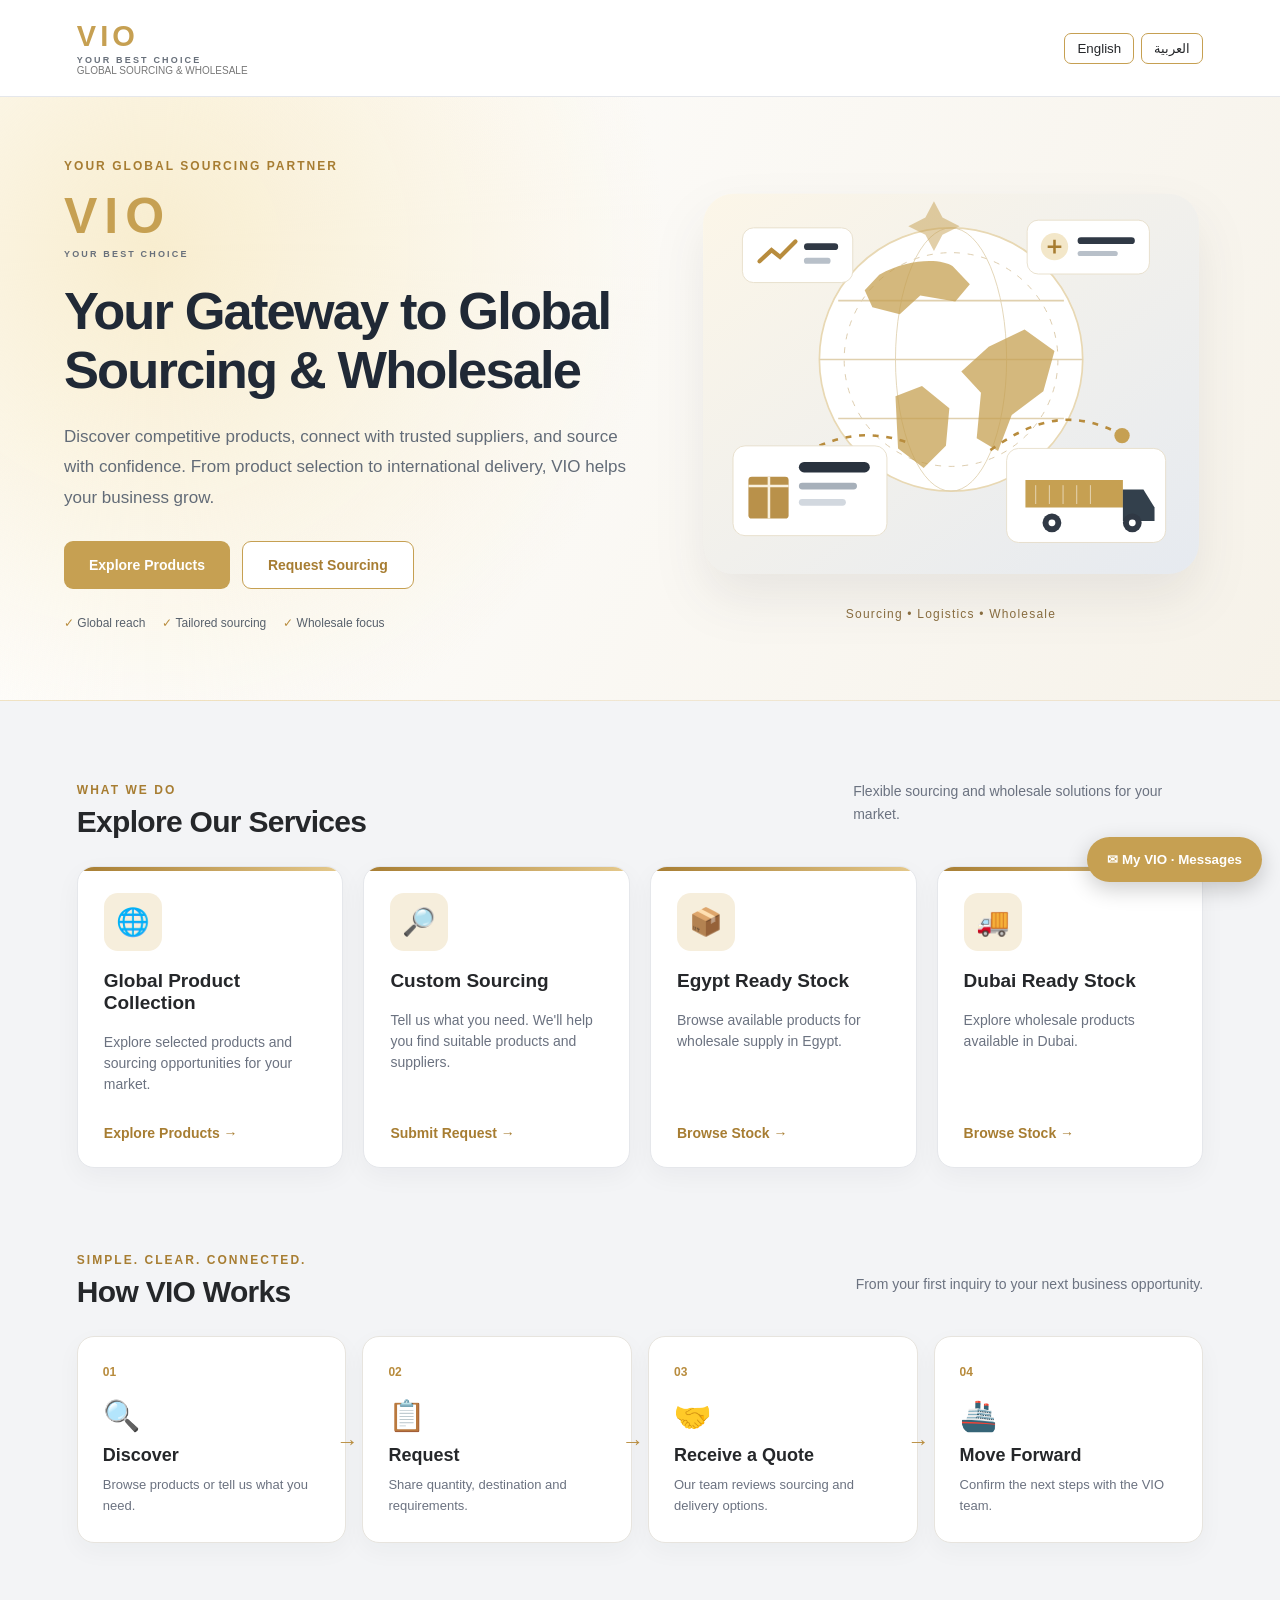
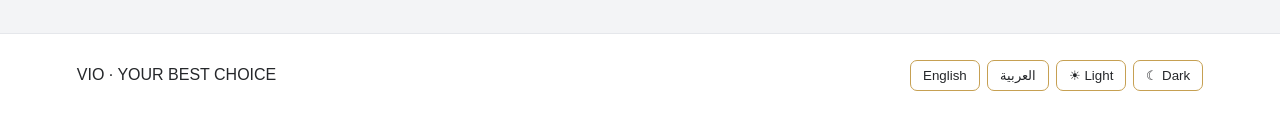
<file: backup/2026-11-04/wholesale/Index.html>
<!DOCTYPE html>



<html>



<head>



  <base target="_top">



  <meta name="viewport" content="width=device-width, initial-scale=1">



  <style>



    :root{--gold:#c6a052;--darkgold:#a77d32;--bg:#f3f4f6;--ink:#292929;--muted:#6b7280;--line:#e5e7eb}



    *{box-sizing:border-box}body{margin:0;font-family:Arial,sans-serif;background:var(--bg);color:var(--ink)}



    header{background:#fff;padding:20px 6%;display:flex;justify-content:space-between;align-items:center;border-bottom:1px solid var(--line)}



    .brand{cursor:pointer}.logo{font-size:32px;font-weight:bold;color:var(--gold);letter-spacing:3px}.subtitle{font-size:10px;color:#777}



    .language{color:#555;font-size:13px}.hero{padding:65px 6%;background:#fff;text-align:center}h1{font-size:38px;margin:10px 0}.gold{color:var(--darkgold)}.hero p{color:#777;line-height:1.7}



    .btn{background:var(--gold);color:white;border:0;padding:13px 22px;border-radius:7px;cursor:pointer;font-weight:bold;font-size:14px}.btn:hover{background:var(--darkgold)}.btn.secondary{background:white;color:var(--darkgold);border:1px solid var(--gold)}.btn:disabled{opacity:.6;cursor:not-allowed}



    .container{padding:35px 6%;max-width:1500px;margin:auto}.grid{display:grid;grid-template-columns:repeat(4,minmax(0,1fr));gap:18px}.card{background:#fff;padding:24px 20px;border-radius:12px;border:1px solid var(--line);transition:.2s}.service-card{cursor:pointer}.service-card:hover,.product-card:hover{border-color:var(--gold);transform:translateY(-3px)}.card h3{margin:8px 0}.card p{color:var(--muted);font-size:14px;line-height:1.5}.icon{font-size:30px}.small-link{color:var(--darkgold);font-weight:bold;font-size:14px}



    .page-head{display:flex;align-items:center;justify-content:space-between;gap:16px;flex-wrap:wrap;margin-bottom:22px}.page-head h2{margin:0 0 6px}.page-head p{margin:0;color:var(--muted)}.toolbar{display:flex;gap:12px;align-items:center;margin-bottom:22px;flex-wrap:wrap}.search{width:100%;max-width:540px;padding:14px;border:1px solid #d1d5db;border-radius:8px;font:inherit}.search:focus,input:focus,select:focus,textarea:focus{outline:2px solid #ead6a7;outline-offset:1px}



    .product-card{padding:0;overflow:hidden;display:flex;flex-direction:column}.product-media{height:205px;background:#f8f8f8;display:flex;align-items:center;justify-content:center;color:#aaa;font-size:44px}.product-media img{width:100%;height:100%;object-fit:contain}.product-content{padding:20px;display:flex;flex-direction:column;flex:1}.category{color:var(--darkgold);font-size:11px;font-weight:bold;text-transform:uppercase;letter-spacing:.6px}.product-content h3{font-size:17px}.product-content .btn{width:100%;margin-top:auto}.details{font-size:13px;color:var(--muted);margin:10px 0 18px}.details div{margin:5px 0}.empty{background:#fff;border:1px solid var(--line);padding:25px;border-radius:10px;color:var(--muted)}



    .overlay{position:fixed;inset:0;background:rgba(20,24,32,.62);display:none;align-items:center;justify-content:center;padding:18px;z-index:10}.overlay.open{display:flex}.modal{width:100%;max-width:560px;max-height:92vh;overflow:auto;background:white;border-radius:14px;padding:26px;box-shadow:0 18px 60px rgba(0,0,0,.2)}.modal-head{display:flex;justify-content:space-between;align-items:flex-start;gap:16px}.modal-head h2{margin:0 0 8px}.close{border:0;background:#f3f4f6;border-radius:7px;padding:8px 12px;cursor:pointer;font-size:20px}.field{margin-top:15px}.field label{display:block;font-size:13px;font-weight:bold;margin-bottom:7px}.field input,.field select,.field textarea{width:100%;padding:12px;border:1px solid #d1d5db;border-radius:7px;font:inherit}.field textarea{resize:vertical;min-height:85px}.field-row{display:grid;grid-template-columns:1fr 1fr;gap:12px}.hint{font-size:12px;color:var(--muted);line-height:1.5}.notice{margin-top:16px;padding:12px;background:#fff8e7;border:1px solid #e9d8ac;border-radius:7px;font-size:12px;color:#6f5b34}.modal .btn{width:100%;margin-top:20px}



    .upload-zone{border:2px dashed #d8bf8a;border-radius:10px;padding:18px;background:#fffcf6;text-align:center;margin-top:7px}.upload-zone input{width:100%;max-width:320px}.photo-previews{display:flex;flex-wrap:wrap;gap:9px;margin-top:12px}.photo-previews img{width:70px;height:70px;object-fit:cover;border:1px solid #ddd;border-radius:7px}.photo-previews .thumb{position:relative}.photo-previews .thumb button{position:absolute;right:-5px;top:-5px;border:0;border-radius:50%;background:#333;color:#fff;cursor:pointer}.feedback-ok{color:#176b45;font-weight:bold}.feedback-error{color:#b42318}



    @media(max-width:1000px){.grid{grid-template-columns:repeat(2,minmax(0,1fr))}}@media(max-width:540px){.grid{grid-template-columns:1fr}.field-row{grid-template-columns:1fr}.hero{padding:48px 6%}h1{font-size:28px}header{padding:16px 6%}.modal{padding:18px}}



    .step-heading{display:flex;align-items:center;gap:10px;font-weight:bold;font-size:16px;margin:25px 0 10px;padding-top:14px;border-top:1px solid var(--line)}



    .step-heading span{display:inline-flex;align-items:center;justify-content:center;width:28px;height:28px;border-radius:50%;background:var(--gold);color:white}



    .remember{display:flex;align-items:center;gap:9px;font-size:13px;margin-top:18px;color:var(--ink)}



    .remember input{accent-color:var(--gold)}.optional{margin-top:18px;border:1px solid var(--line);padding:13px;border-radius:8px}



    .optional summary{cursor:pointer;font-size:13px;font-weight:bold;color:var(--darkgold)}



    .success-panel{text-align:center;padding:20px 0}.success-icon{font-size:32px;background:#e9f7ed;color:#15803d;border-radius:50%;width:65px;height:65px;line-height:65px;margin:0 auto 16px}



    .success-panel p{color:var(--muted);line-height:1.6}.success-reference{background:#faf7f0;padding:18px;border-radius:9px;margin:20px 0;display:flex;flex-direction:column;gap:8px}



    .success-reference small{color:var(--muted)}.success-reference strong{color:var(--darkgold);font-size:20px;overflow-wrap:anywhere}.success-actions{display:grid;grid-template-columns:1fr 1fr;gap:10px}.success-actions .btn{margin-top:0}





:root{--vio-bg:#f3f4f6;--vio-card:#fff;--vio-ink:#25272a;--vio-line:#e5e7eb;--vio-muted:#68707b}

body{background:var(--vio-bg)!important;color:var(--vio-ink)!important}body.vio-dark{--vio-bg:#15171b;--vio-card:#202329;--vio-ink:#f0f1f4;--vio-line:#3b404a;--vio-muted:#b5bbc6;--bg:#15171b;--ink:#f0f1f4;--muted:#b5bbc6;--line:#3b404a}

body.vio-dark header,body.vio-dark .panel,body.vio-dark .card,body.vio-dark .tile,body.vio-dark .modal,body.vio-dark .empty,body.vio-dark .hero,body.vio-dark .group{background:var(--vio-card)!important;color:var(--vio-ink)!important;border-color:var(--vio-line)!important}

body.vio-dark input,body.vio-dark select,body.vio-dark textarea{background:#292d34;color:#f0f1f4;border-color:#505661}body.vio-dark .btn.secondary,body.vio-dark button.secondary{background:#30343c;color:#f2d9a4}body.vio-dark p,body.vio-dark .hint,body.vio-dark .muted,body.vio-dark small{color:var(--vio-muted)}body.vio-dark th{background:#30343c;color:#f0f1f4}body.vio-dark td{border-color:#42454b}

.vio-brand-image{display:block;object-fit:contain;width:175px;height:66px;max-width:100%}.vio-brand-hero{width:min(520px,92vw);height:auto;max-height:250px;object-fit:contain;margin:0 auto 20px}.vio-footer{padding:26px 6%;border-top:1px solid var(--vio-line);background:var(--vio-card);color:var(--vio-ink);display:flex;justify-content:space-between;align-items:center;flex-wrap:wrap;gap:12px}.vio-switch{display:inline-flex;gap:7px;align-items:center;flex-wrap:wrap}.vio-switch button{padding:7px 12px;border:1px solid #c6a052;border-radius:7px;background:transparent;color:inherit;cursor:pointer}html[dir=rtl] body{text-align:right}html[dir=rtl] th,html[dir=rtl] td{text-align:right}html[dir=rtl] .field label{text-align:right}

.vio-wordmark{font-weight:800;letter-spacing:.14em;font-size:29px;color:#c6a052;display:flex;flex-direction:column;gap:2px}.vio-wordmark small{font-size:9px;letter-spacing:.24em;color:var(--vio-muted,#777)}.vio-wordmark-hero{font-size:clamp(50px,9vw,100px);align-items:center;margin:18px auto 25px}.vio-wordmark-hero small{font-size:12px}

/* VIO hybrid customer design */

.hero{position:relative;overflow:hidden;background:radial-gradient(circle at 18% 30%,rgba(198,160,82,.18),transparent 36%),linear-gradient(130deg,#fff 0%,#fbf7ee 100%)!important;border-bottom:1px solid rgba(198,160,82,.22)}

.hero::after{content:'✦';position:absolute;right:8%;top:9%;font-size:105px;color:rgba(198,160,82,.11);pointer-events:none}

.hero h1{letter-spacing:-1.1px}.hero p{max-width:690px;margin:15px auto 23px}

.service-card{position:relative;overflow:hidden;box-shadow:0 8px 26px rgba(30,34,43,.045);border-radius:17px!important}

.service-card::before{content:'';position:absolute;left:0;right:0;top:0;height:4px;background:linear-gradient(90deg,#a77d32,#e5c98c)}

.service-card .icon{display:inline-flex;align-items:center;justify-content:center;width:58px;height:58px;border-radius:14px;background:rgba(198,160,82,.12)}

.service-card:hover{box-shadow:0 16px 36px rgba(30,34,43,.12);transform:translateY(-5px)}

.product-card{box-shadow:0 7px 22px rgba(30,34,43,.055);border-radius:16px!important}

.product-card:hover{box-shadow:0 13px 30px rgba(30,34,43,.13)}

body.vio-dark .hero{background:radial-gradient(circle at 20% 20%,rgba(198,160,82,.12),transparent 40%),#202329!important}

body.vio-dark .service-card::before{opacity:.9}

@media(prefers-reduced-motion:reduce){.service-card,.product-card{transition:none!important}}



/* VIO premium global sourcing homepage */

.vio-hero-new{padding:62px 5% 70px!important;text-align:left!important;background:radial-gradient(circle at 12% 25%,#f8edcf,transparent 42%),linear-gradient(115deg,#fff 5%,#f6f2e9 100%)!important}

.vio-hero-new::after{display:none}.vio-hero-inner{max-width:1440px;margin:auto;display:grid;grid-template-columns:1.05fr .95fr;gap:36px;align-items:center}.vio-hero-copy{max-width:700px}.vio-eyebrow{font-size:12px;letter-spacing:.17em;color:#a77d32;font-weight:800;margin-bottom:18px}.vio-hero-brand{font-size:50px;line-height:1;display:inline-flex;margin:0 0 23px}.vio-hero-brand small{font-size:9px;margin-top:7px}.vio-hero-new h1{font-size:clamp(36px,4.1vw,62px);line-height:1.12;letter-spacing:-1.9px;margin:0;color:#202936}.vio-hero-new p{max-width:630px;margin:22px 0 28px;font-size:17px;line-height:1.8;color:#626b77}.vio-hero-actions{display:flex;gap:12px;flex-wrap:wrap}.vio-hero-actions .btn{padding:15px 25px;border-radius:9px}.vio-hero-trust{display:flex;gap:17px;flex-wrap:wrap;margin-top:27px;font-size:12px;color:#58616c}.vio-hero-trust>span{white-space:nowrap}.vio-hero-trust>span:first-letter{color:#b88c3d}.vio-hero-art{position:relative;max-width:660px;margin:auto;width:100%}.vio-hero-art svg{width:100%;height:auto;display:block;filter:drop-shadow(0 25px 25px rgba(35,41,50,.08))}.vio-art-caption{text-align:center;font-size:12px;letter-spacing:.1em;color:#8a6e40;margin-top:-5px}

.vio-services{padding-top:65px;padding-bottom:65px}.vio-section-heading{display:flex;justify-content:space-between;align-items:end;gap:25px;margin-bottom:27px}.vio-section-heading .vio-eyebrow{margin-bottom:8px}.vio-section-heading h2{font-size:30px;letter-spacing:-.7px;margin:0}.vio-section-heading p{font-size:14px;color:var(--muted);max-width:350px;line-height:1.6}.vio-services .grid{gap:20px}.vio-services .service-card{min-height:240px;padding:26px!important;display:flex;flex-direction:column}.vio-services .service-card h3{font-size:19px;margin:19px 0 4px}.vio-services .service-card p{flex:1}.vio-services .service-card .small-link{margin-top:16px}.vio-services .service-card .icon{font-size:27px;background:#f6eedc}

.vio-journey{padding-top:20px;padding-bottom:90px}.vio-steps{display:grid;grid-template-columns:repeat(4,minmax(0,1fr));gap:16px}.vio-step{position:relative;padding:25px;background:#fff;border:1px solid #e7e4de;border-radius:17px;box-shadow:0 8px 25px rgba(35,41,50,.04)}.vio-step>span{font-weight:800;font-size:12px;color:#b88c3d}.vio-step-icon{font-size:30px;margin:18px 0 12px}.vio-step h3{margin:0 0 9px;font-size:18px}.vio-step p{font-size:13px;color:#6b7280;line-height:1.6;margin:0}.vio-step:not(:last-child)::after{content:'→';position:absolute;right:-13px;top:45%;color:#b88c3d;font-weight:bold;z-index:1;font-size:22px}

body.vio-dark .vio-hero-new{background:radial-gradient(circle at 10% 20%,rgba(198,160,82,.12),transparent 43%),#202329!important}body.vio-dark .vio-hero-new h1{color:#f3f4f6}body.vio-dark .vio-step{background:#202329;border-color:#3b404a}body.vio-dark .vio-step p{color:#b5bbc6}body.vio-dark .vio-hero-new p{color:#b5bbc6}

html[dir=rtl] .vio-hero-new{text-align:right!important}html[dir=rtl] .vio-hero-inner{direction:rtl}html[dir=rtl] .vio-step:not(:last-child)::after{content:'←';right:auto;left:-13px}

@media(max-width:1000px){.vio-hero-inner{grid-template-columns:1fr}.vio-hero-art{max-width:560px}.vio-steps{grid-template-columns:repeat(2,1fr)}.vio-step::after{display:none}}@media(max-width:650px){.vio-hero-new{padding:43px 6%!important}.vio-hero-new h1{font-size:35px}.vio-hero-new p{font-size:15px}.vio-hero-art{max-width:420px}.vio-section-heading{display:block}.vio-steps{grid-template-columns:1fr}.vio-hero-trust{gap:10px}.vio-services{padding-top:45px}}

</style>



</head>



<body>



<header>



  <div class="brand" onclick="backToHome()" role="button" tabindex="0" aria-label="VIO home">



    <div class="vio-wordmark" aria-label="VIO YOUR BEST CHOICE">VIO <small>YOUR BEST CHOICE</small></div><div class="subtitle">GLOBAL SOURCING &amp; WHOLESALE</div>



  </div>



  <div class="vio-switch"><button onclick="vioLanguage('en')">English</button><button onclick="vioLanguage('ar')">العربية</button></div>



</header>



<section class="hero vio-hero-new" id="hero">

  <div class="vio-hero-inner">

    <div class="vio-hero-copy">

      <div class="vio-eyebrow" data-vio-en="YOUR GLOBAL SOURCING PARTNER" data-vio-ar="شريكك في التوريد العالمي">YOUR GLOBAL SOURCING PARTNER</div>

      <div class="vio-wordmark vio-hero-brand" aria-label="VIO YOUR BEST CHOICE">VIO <small>YOUR BEST CHOICE</small></div>

      <h1 data-vio-en="Your Gateway to Global Sourcing &amp; Wholesale" data-vio-ar="بوابتك للتوريد العالمي وتجارة الجملة">Your Gateway to Global Sourcing &amp; Wholesale</h1>

      <p data-vio-en="Discover competitive products, connect with trusted suppliers, and source with confidence. From product selection to international delivery, VIO helps your business grow." data-vio-ar="اكتشف منتجات تنافسية وتواصل مع موردين موثوقين وتوسع بثقة. من اختيار المنتجات إلى التوصيل الدولي، تساعدك VIO على تنمية أعمالك.">Discover competitive products, connect with trusted suppliers, and source with confidence. From product selection to international delivery, VIO helps your business grow.</p>

      <div class="vio-hero-actions"><button class="btn" onclick="openChinaProducts()" data-vio-en="Explore Products" data-vio-ar="استكشف المنتجات">Explore Products</button><button class="btn secondary" onclick="openCustomRequest()" data-vio-en="Request Sourcing" data-vio-ar="اطلب التوريد">Request Sourcing</button></div>

      <div class="vio-hero-trust"><span>✓ <span data-vio-en="Global reach" data-vio-ar="وصول عالمي">Global reach</span></span><span>✓ <span data-vio-en="Tailored sourcing" data-vio-ar="توريد حسب الطلب">Tailored sourcing</span></span><span>✓ <span data-vio-en="Wholesale focus" data-vio-ar="متخصصون في الجملة">Wholesale focus</span></span></div>

    </div>

    <div class="vio-hero-art" aria-hidden="true">

      <svg viewBox="0 0 620 520" role="img" xmlns="http\://www.w3.org/2000/svg"><defs><linearGradient id="vioSky" x1="0" x2="1" y1="0" y2="1"><stop stop-color="#fcf6e8"/><stop offset="1" stop-color="#e6eaf0"/></linearGradient><linearGradient id="vioGold" x1="0" x2="1"><stop stop-color="#a77d32"/><stop offset="1" stop-color="#e3c47e"/></linearGradient></defs>

      <rect x="20" y="30" width="580" height="445" rx="36" fill="url(#vioSky)"/><circle cx="310" cy="224" r="154" fill="#fff" stroke="#e8d8b3" stroke-width="2"/><circle cx="310" cy="224" r="125" fill="none" stroke="#d8c5a1" stroke-dasharray="7 9"/><ellipse cx="310" cy="224" rx="65" ry="154" fill="none" stroke="#e0d0ae"/><path d="M156 224h308M178 155h264M178 293h264" stroke="#e0d0ae" stroke-width="2"/><path d="M226 125c35-20 73-19 86-10l20 21-17 20-41-7-24 22-32-8-9-20zM354 209l42-20 35 25-13 47-37 28-16 42-25-15 5-53-23-25zM245 267l31-12 32 26-4 44-26 26-30-23z" fill="#c6a052" opacity=".75"/>

      <path d="M114 348C176 307 218 306 265 323M356 330c62-44 104-44 156-17" fill="none" stroke="#b88c3d" stroke-width="3" stroke-dasharray="7 9"/><circle cx="115" cy="348" r="9" fill="#c6a052"/><circle cx="510" cy="313" r="9" fill="#c6a052"/>

      <g transform="translate(55 325)"><rect width="180" height="105" rx="14" fill="#fff" stroke="#e6dcc7"/><rect x="18" y="36" width="47" height="49" rx="4" fill="#b9914a"/><path d="M18 47h47M42 36v49" stroke="#f9f1de" stroke-width="3"/><rect x="77" y="19" width="83" height="12" rx="6" fill="#29323e"/><rect x="77" y="43" width="68" height="8" rx="4" fill="#a7b0ba"/><rect x="77" y="62" width="55" height="8" rx="4" fill="#d2d8df"/></g>

      <g transform="translate(375 328)"><rect width="186" height="110" rx="14" fill="#fff" stroke="#e6dcc7"/><path d="M22 69h114v-32H22z" fill="#c6a052"/><path d="M136 48h24l13 21v16h-37z" fill="#33404c"/><path d="M34 43v22m16-22v22m16-22v22m16-22v22m16-22v22" stroke="#fff" opacity=".65"/><circle cx="53" cy="87" r="11" fill="#303945"/><circle cx="147" cy="87" r="11" fill="#303945"/><circle cx="53" cy="87" r="4" fill="#fff"/><circle cx="147" cy="87" r="4" fill="#fff"/></g>

      <g transform="translate(399 61)"><rect width="143" height="63" rx="13" fill="#fff" stroke="#e6dcc7"/><circle cx="32" cy="31" r="16" fill="#f3e7c9"/><path d="M24 31h16m-8-8v16" stroke="#a77d32" stroke-width="3"/><rect x="59" y="20" width="67" height="8" rx="4" fill="#303945"/><rect x="59" y="36" width="47" height="6" rx="3" fill="#b8c0c9"/></g>

      <g transform="translate(66 70)"><rect width="129" height="64" rx="13" fill="#fff" stroke="#e6dcc7"/><path d="M20 39l14-13 10 8 18-18" stroke="#b88c3d" stroke-width="5" fill="none" stroke-linecap="round"/><rect x="72" y="18" width="40" height="8" rx="4" fill="#303945"/><rect x="72" y="35" width="31" height="7" rx="3" fill="#b8c0c9"/></g>

      <path d="M280 58l10-19 10 19 20 10-20 10-10 19-10-19-20-10z" fill="#c6a052" opacity=".5"/>

      </svg>

      <div class="vio-art-caption" data-vio-en="Sourcing • Logistics • Wholesale" data-vio-ar="توريد • شحن • تجارة الجملة">Sourcing • Logistics • Wholesale</div>

    </div>

  </div>

</section>

<section class="container vio-services" id="sections">

  <div class="vio-section-heading"><div><div class="vio-eyebrow" data-vio-en="WHAT WE DO" data-vio-ar="خدماتنا">WHAT WE DO</div><h2 data-vio-en="Explore Our Services" data-vio-ar="استكشف خدماتنا">Explore Our Services</h2></div><p data-vio-en="Flexible sourcing and wholesale solutions for your market." data-vio-ar="حلول مرنة للتوريد وتجارة الجملة تناسب سوقك.">Flexible sourcing and wholesale solutions for your market.</p></div>

  <div class="grid">

    <div class="card service-card" onclick="openChinaProducts()"><div class="icon">🌐</div><h3 data-vio-en="Global Product Collection" data-vio-ar="مجموعة المنتجات العالمية">Global Product Collection</h3><p data-vio-en="Explore selected products and sourcing opportunities for your market." data-vio-ar="استكشف منتجات مختارة وفرص توريد تناسب سوقك.">Explore selected products and sourcing opportunities for your market.</p><span class="small-link" data-vio-en="Explore Products →" data-vio-ar="استكشف المنتجات ←">Explore Products →</span></div>

    <div class="card service-card" onclick="openCustomRequest()"><div class="icon">🔎</div><h3 data-vio-en="Custom Sourcing" data-vio-ar="التوريد حسب الطلب">Custom Sourcing</h3><p data-vio-en="Tell us what you need. We'll help you find suitable products and suppliers." data-vio-ar="أخبرنا بما تحتاجه وسنساعدك في العثور على المنتجات والموردين المناسبين.">Tell us what you need. We'll help you find suitable products and suppliers.</p><span class="small-link" data-vio-en="Submit Request →" data-vio-ar="أرسل طلبك ←">Submit Request →</span></div>

    <div class="card service-card" onclick="vioOpenMarket('Egypt')"><div class="icon">📦</div><h3 data-vio-en="Egypt Ready Stock" data-vio-ar="المخزون الجاهز في مصر">Egypt Ready Stock</h3><p data-vio-en="Browse available products for wholesale supply in Egypt." data-vio-ar="تصفح المنتجات المتاحة للتوريد بالجملة في مصر.">Browse available products for wholesale supply in Egypt.</p><span class="small-link" data-vio-en="Browse Stock →" data-vio-ar="تصفح المخزون ←">Browse Stock →</span></div>

    <div class="card service-card" onclick="vioOpenMarket('Dubai')"><div class="icon">🚚</div><h3 data-vio-en="Dubai Ready Stock" data-vio-ar="المخزون الجاهز في دبي">Dubai Ready Stock</h3><p data-vio-en="Explore wholesale products available in Dubai." data-vio-ar="استكشف منتجات الجملة المتاحة في دبي.">Explore wholesale products available in Dubai.</p><span class="small-link" data-vio-en="Browse Stock →" data-vio-ar="تصفح المخزون ←">Browse Stock →</span></div>

  </div>

</section>

<section class="vio-journey container" aria-label="How VIO works">

  <div class="vio-section-heading"><div><div class="vio-eyebrow" data-vio-en="SIMPLE. CLEAR. CONNECTED." data-vio-ar="ببساطة ووضوح">SIMPLE. CLEAR. CONNECTED.</div><h2 data-vio-en="How VIO Works" data-vio-ar="كيف تعمل VIO">How VIO Works</h2></div><p data-vio-en="From your first inquiry to your next business opportunity." data-vio-ar="من أول استفسار حتى فرصتك التجارية القادمة.">From your first inquiry to your next business opportunity.</p></div>

  <div class="vio-steps"><div class="vio-step"><span>01</span><div class="vio-step-icon">🔍</div><h3 data-vio-en="Discover" data-vio-ar="اكتشف">Discover</h3><p data-vio-en="Browse products or tell us what you need." data-vio-ar="تصفح المنتجات أو أخبرنا بما تحتاجه.">Browse products or tell us what you need.</p></div><div class="vio-step"><span>02</span><div class="vio-step-icon">📋</div><h3 data-vio-en="Request" data-vio-ar="اطلب">Request</h3><p data-vio-en="Share quantity, destination and requirements." data-vio-ar="حدد الكمية والوجهة ومتطلباتك.">Share quantity, destination and requirements.</p></div><div class="vio-step"><span>03</span><div class="vio-step-icon">🤝</div><h3 data-vio-en="Receive a Quote" data-vio-ar="استلم عرض السعر">Receive a Quote</h3><p data-vio-en="Our team reviews sourcing and delivery options." data-vio-ar="يراجع فريقنا خيارات التوريد والتوصيل.">Our team reviews sourcing and delivery options.</p></div><div class="vio-step"><span>04</span><div class="vio-step-icon">🚢</div><h3 data-vio-en="Move Forward" data-vio-ar="ابدأ التنفيذ">Move Forward</h3><p data-vio-en="Confirm the next steps with the VIO team." data-vio-ar="اتفق على الخطوات التالية مع فريق VIO.">Confirm the next steps with the VIO team.</p></div></div>

</section>

<section class="container" id="chinaPage" style="display:none">



  <div class="page-head"><div><h2 data-vio-en="Global Product Collection" data-vio-ar="مجموعة المنتجات العالمية">Global Product Collection</h2><p data-vio-en="Explore selected products and sourcing opportunities for your market." data-vio-ar="استكشف منتجات مختارة وفرص توريد تناسب سوقك.">Explore selected products and sourcing opportunities for your market.</p></div><button class="btn secondary" onclick="backToHome()">← Back to Home</button></div>



  <div class="toolbar"><input class="search" id="productSearch" type="search" placeholder="Search by product, category or description..." oninput="filterChinaProducts()" aria-label="Search products"><span id="productCount" class="hint"></span></div>



  <div id="catalogMessage" class="empty">Loading products...</div>



  <div id="chinaProductsGrid" class="grid"></div>



</section>



<div class="overlay" id="vioGallery" onclick="if(event.target===this)vioCloseGallery()"><div class="modal" style="max-width:850px" role="dialog" aria-modal="true" aria-label="Product gallery"><div class="modal-head"><h2 id="vioGalleryTitle">Product gallery</h2><button class="close" onclick="vioCloseGallery()" aria-label="Close gallery">×</button></div><div style="text-align:center;background:#f8f8f8;border-radius:9px;padding:12px;margin-top:12px"><img id="vioGalleryPhoto" alt="Product photo" style="max-width:100%;height:360px;object-fit:contain"><div id="vioGalleryEmpty" style="display:none;padding:80px">No photos available</div></div><div style="display:flex;align-items:center;justify-content:space-between;margin:12px 0"><button class="btn secondary" onclick="vioGalleryMove(-1)">← Previous</button><span id="vioGalleryCount"></span><button class="btn secondary" onclick="vioGalleryMove(1)">Next →</button></div><div id="vioGalleryLinks" style="display:flex;gap:12px;flex-wrap:wrap;margin:12px 0"></div><button class="btn" style="width:100%" onclick="vioQuoteFromGallery()">Request Quotation</button></div></div>

<div class="overlay" id="quoteOverlay" onclick="if(event.target===this)closeQuote()">



  <div class="modal" role="dialog" aria-modal="true" aria-labelledby="quoteTitle">



    <div class="modal-head"><div><h2 id="quoteTitle">Request a Quotation</h2><p class="hint">Tell us what you need. We will handle the sourcing.</p></div><button class="close" onclick="closeQuote()" aria-label="Close">×</button></div>



          <form id="quoteForm" onsubmit="submitQuotation(event)">



        <div class="step-heading"><span>1</span> What do you need?</div>



        <div class="field"><label for="qProduct">Product name</label><input id="qProduct" maxlength="200" placeholder="e.g. Wireless Bluetooth Earbuds"><div class="hint" id="productNameHint">Enter the product name or upload photos.</div></div>



        <div class="field"><label for="qPhotos">Product photos (up to 5)</label><div class="upload-zone"><div style="font-size:26px">📷</div><div class="hint">JPG, PNG or WEBP — max 5 MB each</div><input id="qPhotos" type="file" accept="image/jpeg,image/png,image/webp" multiple onchange="previewRFQPhotos()"><div id="photoPreviews" class="photo-previews"></div></div></div>



        <div class="field"><label for="qQty">Required quantity *</label><input id="qQty" type="number" min="1" step="1" required placeholder="e.g. 1000"></div>



        <div class="step-heading"><span>2</span> Where do you need it?</div>



        <div class="field-row"><div class="field"><label for="qCountry">Destination *</label><select id="qCountry" required><option value="">Select country</option><option>Egypt</option><option>UAE</option></select></div><div class="field"><label for="qShipping">Shipping mode *</label><select id="qShipping" required><option value="">Select mode</option><option value="Sea Freight">Sea Freight</option><option value="Air Freight">Air Freight</option></select></div></div>



        <div class="step-heading"><span>3</span> How can we contact you?</div>



        <div class="field"><label for="qName">Your name *</label><input id="qName" required maxlength="120" autocomplete="name"></div>



        <div class="field"><label for="qContact">Preferred contact method *</label><select id="qContact" required onchange="updateContactFields()"><option value="">Select contact method</option><option value="WhatsApp">WhatsApp</option><option value="Phone Call">Phone Call</option><option value="Email">Email</option></select></div>



        <div class="field" id="phoneWrap" style="display:none"><label for="qPhone" id="phoneLabel">WhatsApp number *</label><input id="qPhone" type="tel" maxlength="35" placeholder="Include country code, e.g. +20..."></div>



        <div class="field" id="emailWrap" style="display:none"><label for="qEmail">Email address *</label><input id="qEmail" type="email" maxlength="160" placeholder="name@company.com"></div>



        <label class="remember"><input type="checkbox" id="qRemember" checked> Remember my contact details on this device</label>



        <details class="optional"><summary>Additional details (optional)</summary><div class="field"><label for="qCompany">Company name</label><input id="qCompany" maxlength="120"></div><div class="field"><label for="qNotes">Additional product requirements</label><textarea id="qNotes" maxlength="2000" placeholder="Packaging, specifications, special requests..."></textarea></div></details>



        <div id="quoteFeedback" class="hint" role="status" aria-live="polite" style="margin-top:12px"></div><button class="btn" id="quoteSubmit" type="submit">Submit Quotation Request</button>



      </form>



      <div id="quoteSuccess" class="success-panel" style="display:none"><div class="success-icon">✓</div><h2>Request Submitted Successfully!</h2><p>Thank you. Our VIO team will review your request and contact you.</p><div class="success-reference"><small>YOUR REQUEST REFERENCE</small><strong id="successReference"></strong></div><div class="success-actions"><button class="btn" type="button" onclick="openQuote(null)">+ Add New Request</button><button class="btn secondary" type="button" onclick="closeQuote()">Close</button></div></div>



  </div>



</div>



<script>



  let chinaProducts=[];



  let selectedProduct=null;



  let selectedPhotos=[];



    const customerFields=['qName','qPhone','qEmail','qCompany','qContact'];



  function rememberCustomer(){



    try{



      if(!document.getElementById('qRemember').checked){localStorage.removeItem('vioCustomer');return;}



      localStorage.setItem('vioCustomer',JSON.stringify(Object.fromEntries(customerFields.map(id=>[id,document.getElementById(id).value]))));



    }catch(e){}



  }



  function restoreCustomer(){



    try{



      const saved=JSON.parse(localStorage.getItem('vioCustomer')||'{}');



      customerFields.forEach(id=>{if(saved[id])document.getElementById(id).value=saved[id];});



    }catch(e){}



    updateContactFields();



  }



  function updateContactFields(){



    const method=document.getElementById('qContact').value;



    const isEmail=method==='Email';



    document.getElementById('phoneWrap').style.display=method&&!isEmail?'block':'none';



    document.getElementById('emailWrap').style.display=isEmail?'block':'none';



    document.getElementById('qPhone').required=!!method&&!isEmail;



    document.getElementById('qEmail').required=isEmail;



    document.getElementById('phoneLabel').textContent=method==='Phone Call'?'Phone number *':'WhatsApp number *';



  }



function goToSections(){document.getElementById('sections').scrollIntoView({behavior:'smooth'});}



  function backToHome(){vioCloseGallery();document.getElementById('chinaPage').style.display='none';document.getElementById('hero').style.display='block';document.getElementById('sections').style.display='block';window.scrollTo(0,0);}



  function showComingSoon(name){alert(name+' will be available in a future step.');}



  function openChinaProducts(){return vioOpenMarket('China');}

  function vioOldOpenChinaProducts(){



    document.getElementById('hero').style.display='none';



    document.getElementById('sections').style.display='none';



    document.getElementById('chinaPage').style.display='block';



    document.getElementById('catalogMessage').style.display='block';



    document.getElementById('catalogMessage').textContent='Loading products...';



    document.getElementById('chinaProductsGrid').replaceChildren();



    document.getElementById('productSearch').value='';



    window.scrollTo(0,0);



    if(typeof google==='undefined'||!google.script||!google.script.run){



      showCatalogMessage('Open this page through your Google Apps Script web app to load products.');return;



    }



    google.script.run.withSuccessHandler(function(products){



      chinaProducts=Array.isArray(products)?products:[];



      renderChinaProducts(chinaProducts);



    }).withFailureHandler(function(err){showCatalogMessage('Unable to load products: '+(err&&err.message?err.message:'Unknown error'));}).getChinaProducts();



  }



  function showCatalogMessage(message){const el=document.getElementById('catalogMessage');el.textContent=message;el.style.display='block';document.getElementById('productCount').textContent='';}



  function renderChinaProducts(products){



    const grid=document.getElementById('chinaProductsGrid');grid.replaceChildren();



    document.getElementById('productCount').textContent=products.length+' product(s)';



    if(!products.length){showCatalogMessage('No products found.');return;}



    document.getElementById('catalogMessage').style.display='none';



    products.forEach(function(product){



      const card=document.createElement('article');card.className='card product-card';



      const media=document.createElement('div');media.className='product-media';



      if(product.Image_URL && /^https:\/\//i.test(String(product.Image_URL))){



        const img=document.createElement('img');img.src=product.Image_URL;img.alt=product.Product_Name||'Product';img.onerror=function(){media.textContent='📦';};media.appendChild(img);



      }else{media.textContent='📦';}



      // Additional recommendation media, without exposing internal supplier records.



      if(Array.isArray(product.Media)&&product.Media.length){



        const photos=product.Media.filter(m=>m.type==='image'&&/^https:\/\//i.test(m.url));



        if(photos.length){media.replaceChildren();const pic=document.createElement('img');let idx=0;



          pic.src=photos[0].url;pic.alt=product.Product_Name||'Recommendation photo';media.appendChild(pic);



          if(photos.length>1){const next=document.createElement('button');next.type='button';next.textContent='❯ '+photos.length+' photos';



            next.style.cssText='position:absolute;bottom:8px;right:8px;background:#c6a052;color:white;border:0;border-radius:6px;padding:7px;cursor:pointer';



            media.style.position='relative';next.onclick=()=>{idx=(idx+1)%photos.length;pic.src=photos[idx].url;next.textContent='❯ '+(idx+1)+' / '+photos.length};media.appendChild(next)}



        }



      }



      media.style.cursor='pointer';media.title='Click to view product photos';media.onclick=function(e){if(e.target.tagName!=='BUTTON')vioShowGallery(product);};

      const content=document.createElement('div');content.className='product-content';



      const category=document.createElement('div');category.className='category';category.textContent=product.Category||'China Sourcing';



      const title=document.createElement('h3');title.textContent=product.Product_Name||'Unnamed product';



      const description=document.createElement('p');description.textContent=product.Description||'Details available on request';



      const details=document.createElement('div');details.className='details';



      [['MOQ',product.MOQ||'On request'],['Lead time',product.Lead_Time_Days?product.Lead_Time_Days+' days':'On request']].forEach(function(item){const line=document.createElement('div');line.textContent=item[0]+': '+item[1];details.appendChild(line);});



      if(product.Specifications){const specs=document.createElement('div');specs.textContent='Specs: '+product.Specifications;details.appendChild(specs);}



      if(Array.isArray(product.Media))product.Media.filter(m=>m.type==='video'||m.type==='catalog').forEach(m=>{



        const a=document.createElement('a');a.href=m.url;a.target='_blank';a.rel='noopener noreferrer';



        a.textContent=m.type==='video'?'▶ View product video':'📄 View product catalog';



        a.style.cssText='display:block;margin:8px 0;color:#a77d32;font-weight:bold;font-size:13px';content.appendChild(a);



      });



      const preview=document.createElement('button');preview.className='btn secondary';preview.style.marginBottom='9px';preview.textContent='View Photos & Details';preview.onclick=()=>vioShowGallery(product);

      const btn=document.createElement('button');btn.className='btn';btn.textContent='Request Quotation';btn.onclick=function(){openQuote(product);};



      content.append(category,title,description,details,preview,btn);card.append(media,content);grid.appendChild(card);



    });



  }



  function filterChinaProducts(){const query=document.getElementById('productSearch').value.trim().toLowerCase();renderChinaProducts(chinaProducts.filter(function(p){return [p.Product_Name,p.Category,p.Description,p.Specifications,p.Product_ID].some(function(v){return String(v||'').toLowerCase().includes(query);});}));}



function openQuote(product) {



    selectedProduct=product||null;



    quoteSubmissionKey='RFQ-'+Date.now()+'-'+Math.random().toString(36).slice(2);



    document.getElementById('quoteForm').reset();



    document.getElementById('quoteForm').style.display='block';



    document.getElementById('quoteSuccess').style.display='none';



    selectedPhotos=[];



    document.getElementById('photoPreviews').replaceChildren();



    const feedback=document.getElementById('quoteFeedback');feedback.textContent='';feedback.className='hint';



    const btn=document.getElementById('quoteSubmit');btn.disabled=false;btn.textContent='Submit Quotation Request';



    document.getElementById('qProduct').value=product?(product.Product_Name||''):'';



    document.getElementById('productNameHint').textContent=product?'Originally selected: '+(product.Product_Name||'')+'. You can change the product name.':'Enter a product name or upload reference photos.';



    document.getElementById('quoteTitle').textContent=product?'Request a Quotation':'Request a Product';



    restoreCustomer();



    document.getElementById('quoteOverlay').classList.add('open');



    document.querySelector('#quoteOverlay .modal').scrollTop=0;



  }



function openCustomRequest(){openQuote(null);}



  function closeQuote(){document.getElementById('quoteOverlay').classList.remove('open');}



  function previewRFQPhotos(){



    const input=document.getElementById('qPhotos');



    const feedback=document.getElementById('quoteFeedback');



    const chosen=Array.from(input.files||[]);



    if(chosen.length>5){feedback.textContent='Please select no more than 5 photos.';input.value='';return;}



    for(const file of chosen){



      if(!['image/jpeg','image/png','image/webp'].includes(file.type)||file.size>5*1024*1024||file.size===0){



        feedback.textContent='Use JPG, PNG or WEBP photos, maximum 5 MB each.';input.value='';return;



      }



    }



    selectedPhotos=chosen;



    feedback.textContent='';



    const preview=document.getElementById('photoPreviews');preview.replaceChildren();



    chosen.forEach(file=>{



      const img=document.createElement('img');img.alt=file.name;



      const url=URL.createObjectURL(file);img.src=url;img.onload=()=>URL.revokeObjectURL(url);



      preview.appendChild(img);



    });



  }



  function fileToBase64(file){return new Promise((resolve,reject)=>{



    const reader=new FileReader();



    reader.onload=()=>resolve(String(reader.result).split(',')[1]);



    reader.onerror=()=>reject(new Error('Could not read '+file.name));



    reader.readAsDataURL(file);



  });}



  let quoteSending=false;



  async function submitQuotation(event){



    event.preventDefault();



    if(quoteSending)return;



    if(typeof google==='undefined'||!google.script||!google.script.run){document.getElementById('quoteFeedback').textContent='Please open the deployed VIO web app.';return;}



    if(!document.getElementById('qProduct').value.trim()&&!selectedPhotos.length){document.getElementById('quoteFeedback').textContent='Enter a product name or attach a photo.';return;}



    const form=document.getElementById('quoteForm');if(!form.reportValidity())return;



    const payload={



      productId:selectedProduct?selectedProduct.Product_ID:'',

      productSource:selectedProduct?selectedProduct.Product_Source||'China':'Customer Request',



        productName:document.getElementById('qProduct').value.trim(),



        preferredContact:document.getElementById('qContact').value,



      name:document.getElementById('qName').value.trim(),



      phone:document.getElementById('qPhone').value.trim(),



      quantity:Number(document.getElementById('qQty').value),



      country:document.getElementById('qCountry').value,



      shippingMode:document.getElementById('qShipping').value,



      email:document.getElementById('qEmail').value.trim(),



      company:document.getElementById('qCompany').value.trim(),



      notes:document.getElementById('qNotes').value.trim(),



      submissionKey:quoteSubmissionKey



    };



    quoteSending=true;



    const btn=document.getElementById('quoteSubmit');btn.disabled=true;btn.textContent='Submitting...';



    const feedback=document.getElementById('quoteFeedback');feedback.textContent='Saving your request...';



    try{payload.photos=await Promise.all(selectedPhotos.map(async file=>({



      name:file.name,mimeType:file.type,base64:await fileToBase64(file)



    })));}catch(err){quoteSending=false;btn.disabled=false;btn.textContent='Submit Quotation Request';feedback.textContent=err.message;return;}



    feedback.textContent='Uploading photos and saving request...';



          google.script.run.withSuccessHandler(function(result){



        quoteSending=false;btn.textContent='Submit Quotation Request';



        if(result&&result.ok){



          rememberCustomer();



          document.getElementById('successReference').textContent=result.rfqId;



          document.getElementById('quoteForm').style.display='none';



          document.getElementById('quoteSuccess').style.display='block';



          document.querySelector('#quoteOverlay .modal').scrollTop=0;



          selectedPhotos=[];



          quoteSubmissionKey='';



        }else{btn.disabled=false;feedback.textContent='Unable to submit. Please try again.';}



}).withFailureHandler(function(err){



      quoteSending=false;btn.disabled=false;btn.textContent='Submit Quotation Request';



      feedback.textContent='Submission not confirmed: '+(err&&err.message?err.message:'Please try again.');



    }).submitPriceInquiry(payload);



  }



  let quoteSubmissionKey='';



  document.addEventListener('keydown',function(e){if(e.key==='Escape')closeQuote();});







// Phase 2 catalog gallery and live stock sections.

let vioMarket='China',vioGalleryProduct=null,vioGalleryImages=[],vioGalleryIndex=0;

function vioOpenMarket(market){

 vioMarket=market;

 document.getElementById('hero').style.display='none';document.getElementById('sections').style.display='none';

 document.getElementById('chinaPage').style.display='block';

 document.querySelector('#chinaPage .page-head h2').textContent=market==='China'?(document.documentElement.lang==='ar'?'مجموعة المنتجات العالمية':'Global Product Collection'):market+' Available Stock';

 document.querySelector('#chinaPage .page-head p').textContent=market==='China'?(document.documentElement.lang==='ar'?'استكشف منتجات مختارة وفرص توريد تناسب سوقك.':'Explore selected products and sourcing opportunities for your market.'):'Browse products currently available in '+market+'.';

 document.getElementById('productSearch').value='';showCatalogMessage('Loading products...');document.getElementById('chinaProductsGrid').replaceChildren();window.scrollTo(0,0);

 const request=google.script.run.withSuccessHandler(products=>{chinaProducts=(Array.isArray(products)?products:[]).map(p=>({...p,Product_Source:market}));renderChinaProducts(chinaProducts);}).withFailureHandler(e=>showCatalogMessage('Unable to load products: '+(e.message||e)));

 if(market==='China')request.getChinaProducts();else request.getVIOPublicStock(market);

}

function vioShowGallery(product){vioGalleryProduct=product;const media=(Array.isArray(product.Media)?product.Media:[]).filter(m=>m.type==='image'&&/^https:\/\//i.test(String(m.url||''))).map(m=>m.url);vioGalleryImages=[...new Set([product.Image_URL,...media].filter(url=>/^https:\/\//i.test(String(url||''))))];vioGalleryIndex=0;const box=document.getElementById('vioGallery');box.classList.add('open');document.getElementById('vioGalleryTitle').textContent=product.Product_Name||'Product gallery';vioRenderGallery();}

function vioRenderGallery(){const photo=document.getElementById('vioGalleryPhoto'),empty=document.getElementById('vioGalleryEmpty');photo.style.display=vioGalleryImages.length?'block':'none';empty.style.display=vioGalleryImages.length?'none':'block';if(vioGalleryImages.length)photo.src=vioGalleryImages[vioGalleryIndex];document.getElementById('vioGalleryCount').textContent=vioGalleryImages.length?(vioGalleryIndex+1)+' / '+vioGalleryImages.length:'No photos';const links=document.getElementById('vioGalleryLinks');links.replaceChildren();(vioGalleryProduct.Media||[]).filter(m=>['video','catalog'].includes(m.type)&&/^https:\/\//i.test(m.url)).forEach(m=>{const a=document.createElement('a');a.href=m.url;a.target='_blank';a.rel='noopener noreferrer';a.textContent=m.type==='video'?'▶ Open product video':'📄 Open PDF catalog';links.append(a);});}

function vioGalleryMove(n){if(vioGalleryImages.length){vioGalleryIndex=(vioGalleryIndex+n+vioGalleryImages.length)%vioGalleryImages.length;vioRenderGallery();}}

function vioCloseGallery(){document.getElementById('vioGallery').classList.remove('open');}

function vioQuoteFromGallery(){const p=vioGalleryProduct;vioCloseGallery();openQuote(p);}

document.addEventListener('keydown',e=>{if(e.key==='Escape')vioCloseGallery();if(document.getElementById('vioGallery').classList.contains('open')){if(e.key==='ArrowRight')vioGalleryMove(1);if(e.key==='ArrowLeft')vioGalleryMove(-1);}});



const VIO_LOGO_LIGHT='';const VIO_LOGO_DARK='';

function vioTheme(mode){document.body.classList.toggle('vio-dark',mode==='dark');try{localStorage.setItem('vioTheme',mode)}catch(e){};document.querySelectorAll('.vio-brand-image,.vio-brand-hero').forEach(img=>{if(VIO_LOGO_LIGHT)img.src=mode==='dark'?VIO_LOGO_DARK:VIO_LOGO_LIGHT})}

function vioLanguage(lang){document.documentElement.lang=lang;document.documentElement.dir=lang==='ar'?'rtl':'ltr';try{localStorage.setItem('vioLang',lang)}catch(e){};document.querySelectorAll('[data-vio-en]').forEach(el=>{el.textContent=lang==='ar'?el.getAttribute('data-vio-ar'):el.getAttribute('data-vio-en')});}

function vioInitializePreferences(){let theme='light',lang='en';try{theme=localStorage.getItem('vioTheme')||'light';lang=localStorage.getItem('vioLang')||'en'}catch(e){}vioTheme(theme);vioLanguage(lang)}



const vioOriginalRenderChinaProducts=renderChinaProducts;

renderChinaProducts=function(products){vioOriginalRenderChinaProducts(products);if(vioMarket==='China')return;const cards=document.querySelectorAll('#chinaProductsGrid .product-card');cards.forEach((card,i)=>{const p=products[i];if(!p)return;const content=card.querySelector('.product-content');if(!content)return;const detail=document.createElement('div');detail.className='details';const price=p.Price_Visibility==='Show'?p.Currency+' '+Number(p.Selling_Price).toFixed(2):'Price on request';detail.textContent=price+' · '+(p.Availability||'Availability on request')+' · MOQ '+p.MOQ;content.insertBefore(detail,content.querySelector('button'));const btn=content.querySelector('.btn:not(.secondary)');if(btn){btn.textContent='Inquire About Stock';}if(p.Availability==='Out of Stock'){const tag=document.createElement('strong');tag.textContent='Out of Stock';tag.style.color='#b45309';content.insertBefore(tag,detail);}})};





const vioTranslations={"Explore Our Services": "استكشف خدماتنا", "China Recommendations": "ترشيحات المنتجات من الصين", "Request a Product": "اطلب منتجاً", "Egypt Available Stock": "المخزون المتاح في مصر", "Dubai Available Stock": "المخزون المتاح في دبي", "Explore Products →": "استكشف المنتجات ←", "Submit Request →": "إرسال طلب ←", "Browse Stock →": "تصفح المخزون ←", "Explore VIO": "استكشف VIO", "Source Smarter. Trade Better.": "توريد أفضل وتجارة أذكى", "YOUR GLOBAL SOURCING PARTNER": "شريكك في التوريد العالمي", "Discover selected products from China.": "اكتشف منتجات مختارة من الصين.", "Tell us what you need us to source.": "أخبرنا بالمنتج الذي تريد توريده.", "Explore ready-to-supply inventory.": "تصفح المنتجات المتاحة للتوريد.", "Browse wholesale products in Dubai.": "تصفح منتجات الجملة في دبي.", "Request a Quotation": "طلب عرض سعر", "What do you need?": "ما المنتج المطلوب؟", "Product name": "اسم المنتج", "Product photos (up to 5)": "صور المنتج (حتى ٥)", "Required quantity *": "الكمية المطلوبة *", "Where do you need it?": "أين تريد التوريد؟", "Destination *": "الوجهة *", "Shipping mode *": "طريقة الشحن *", "How can we contact you?": "كيف نتواصل معك؟", "Your name *": "اسمك *", "Preferred contact method *": "وسيلة التواصل المفضلة *", "Additional details (optional)": "تفاصيل إضافية (اختياري)", "Company name": "اسم الشركة", "Additional product requirements": "متطلبات إضافية للمنتج", "Submit Quotation Request": "إرسال طلب عرض السعر", "Request Submitted Successfully!": "تم إرسال الطلب بنجاح!", "YOUR REQUEST REFERENCE": "رقم الطلب", "Close": "إغلاق", "Product gallery": "معرض الصور", "Request Quotation": "طلب عرض سعر", "Recommendations": "الترشيحات", "Pending RFQs": "طلبات الأسعار", "Customers": "العملاء", "Shipping Rates": "أسعار الشحن", "Permissions": "الصلاحيات", "RFQ Workflow": "متابعة طلبات الأسعار", "Landed Cost": "التكلفة النهائية", "Egypt Stock": "مخزون مصر", "Dubai Stock": "مخزون دبي", "Supplier Quotations": "عروض الموردين", "Quotation Approvals": "اعتماد عروض الأسعار", "Refresh": "تحديث", "Quick Recommendations Upload": "رفع ترشيحات المنتجات", "Existing Recommendations": "الترشيحات الحالية", "Customer RFQs": "طلبات عروض أسعار العملاء", "Customer Master": "سجل العملاء", "Team Permissions": "صلاحيات الفريق", "RFQ Workflow & Follow-up": "متابعة طلبات الأسعار", "Landed Cost Calculator": "حاسبة التكلفة النهائية", "Automatic Exchange Rates": "أسعار الصرف التلقائية", "Supplier Quotation & Landed Cost": "عرض المورد والتكلفة النهائية", "Customer Quotations & Management Approval": "عروض العملاء والاعتماد الإداري", "Route Lead-Time Settings": "إعدادات المدد الزمنية للشحن", "Shipping mode": "طريقة الشحن", "Destination": "الوجهة", "Supplier currency": "عملة المورد", "Quantity PCS": "الكمية بالقطعة", "Unit cost": "تكلفة القطعة", "MOQ": "الحد الأدنى للطلب", "PCS / carton": "عدد القطع في الكرتون", "Gross KG / carton": "الوزن الإجمالي للكرتون", "Net KG / piece": "الوزن الصافي للقطعة", "Production days": "أيام الإنتاج", "Gross margin %": "هامش الربح الإجمالي %", "Other charges USD": "مصاريف أخرى بالدولار", "Customs USD": "الجمارك بالدولار", "Clearance USD": "التخليص بالدولار", "Local delivery USD": "التوصيل المحلي بالدولار", "Validity (days)": "مدة صلاحية العرض (أيام)", "Preview Cost & Lead Time": "معاينة التكلفة والمدة", "Save & Request Approval": "حفظ وطلب الاعتماد", "Approve": "اعتماد", "Email Customer": "إرسال للعميل", "Availability": "التوفر", "Selling price (EGP)": "سعر البيع (جنيه مصري)", "Selling price (AED)": "سعر البيع (درهم إماراتي)", "Price visibility": "إظهار السعر", "In Stock": "متوفر", "Out of Stock": "غير متوفر", "On Request": "عند الطلب", "Show": "إظهار", "Add Product": "إضافة منتج", "Save Changes": "حفظ التغييرات"};

const vioOriginalLanguage=vioLanguage;

vioLanguage=function(lang){vioOriginalLanguage(lang);const root=document.body;if(!root)return;const walker=document.createTreeWalker(root,NodeFilter.SHOW_TEXT);let n;while(n=walker.nextNode()){if(n.parentElement&&['SCRIPT','STYLE','OPTION'].includes(n.parentElement.tagName))continue;const v=n.nodeValue,trim=v.trim();if(!trim)continue;const original=n.__vioOriginalText||trim;if(!n.__vioOriginalText)n.__vioOriginalText=original;if(vioTranslations[original])n.nodeValue=v.replace(trim,lang==='ar'?vioTranslations[original]:original);}};



setTimeout(vioInitializePreferences,0);

/* VIO shared interface localization: no network requests, no user data translation. */

(function(){

 const dictionary={"Recommendations":"الترشيحات","Pending RFQs":"طلبات عروض الأسعار المعلقة","Customers":"العملاء","Shipping Rates":"أسعار الشحن","Permissions":"الصلاحيات","RFQ Workflow":"متابعة طلبات الأسعار","Landed Cost":"التكلفة النهائية","Egypt Stock":"مخزون مصر","Dubai Stock":"مخزون دبي","Supplier Quotations":"عروض الموردين","Quotation Approvals":"اعتماد عروض الأسعار","Refresh":"تحديث","Quick Recommendations Upload":"رفع ترشيحات المنتجات","Existing Recommendations":"الترشيحات الحالية","Customer RFQs":"طلبات عروض الأسعار من العملاء","Customer Master":"سجل العملاء","Team Permissions":"صلاحيات الفريق","RFQ Workflow & Follow-up":"متابعة طلبات الأسعار","Landed Cost Calculator":"حاسبة التكلفة النهائية","Automatic Exchange Rates":"أسعار الصرف التلقائية","Update Exchange Rates":"تحديث أسعار الصرف","Save Calculation":"حفظ الحساب","Calculate":"احسب","Add USD Rate":"إضافة سعر بالدولار","Freight Estimate":"تقدير تكلفة الشحن","Calculate Freight":"احسب الشحن","Save Permission":"حفظ الصلاحية","Product name":"اسم المنتج","Product Name":"اسم المنتج","Category":"الفئة","Description":"الوصف","Supplier reference (internal, optional)":"مرجع المورد (داخلي، اختياري)","Supplier (private)":"المورد (خاص)","Supplier currency":"عملة المورد","Supplier unit price":"سعر الوحدة من المورد","Unit cost":"تكلفة الوحدة","Unit price":"سعر الوحدة","Quantity PCS":"الكمية بالقطعة","Total pieces":"إجمالي القطع","PCS / carton":"عدد القطع في الكرتون","Carton L (cm)":"طول الكرتون (سم)","Carton W (cm)":"عرض الكرتون (سم)","Carton H (cm)":"ارتفاع الكرتون (سم)","Gross KG / carton":"الوزن الإجمالي للكرتون (كجم)","Net KG / piece":"الوزن الصافي للقطعة (كجم)","Destination":"الوجهة","Shipping mode":"طريقة الشحن","Mode":"الطريقة","Goods":"نوع البضاعة","Goods type":"نوع البضاعة","Sea Freight":"شحن بحري","Air Freight":"شحن جوي","Normal":"عادي","Dangerous Goods":"مواد خطرة","Production days":"أيام الإنتاج","Gross margin %":"هامش الربح الإجمالي %","Target gross margin %":"هامش الربح المستهدف %","Other charges USD":"مصاريف أخرى بالدولار","Customs USD":"الجمارك بالدولار","Clearance USD":"التخليص بالدولار","Local delivery USD":"التوصيل المحلي بالدولار","Validity (days)":"مدة صلاحية العرض (أيام)","Payment terms (private)":"شروط الدفع (خاصة)","Supplier media URLs (private)":"روابط وسائط المورد (خاصة)","Customer commercial terms":"الشروط التجارية للعميل","Preview Cost & Lead Time":"معاينة التكلفة والمدة","Save & Request Approval":"حفظ وطلب الاعتماد","Customer Quotations & Management Approval":"عروض أسعار العملاء والاعتماد الإداري","Route Lead-Time Settings":"إعدادات مدة الشحن","Transit days":"أيام النقل","Customs days":"أيام التخليص الجمركي","Local delivery days":"أيام التوصيل المحلي","Save Route Estimates":"حفظ مدد الشحن","Approve":"اعتماد","Email Customer":"إرسال للعميل","Availability":"التوفر","Selling price (EGP)":"سعر البيع (جنيه مصري)","Selling price (AED)":"سعر البيع (درهم إماراتي)","Price visibility":"عرض السعر","In Stock":"متوفر","Out of Stock":"غير متوفر","On Request":"عند الطلب","Show":"إظهار","Add Product":"إضافة منتج","Save Changes":"حفظ التعديلات","Active":"نشط","Draft":"مسودة","Archived":"مؤرشف","Price":"السعر","Status":"الحالة","MOQ":"الحد الأدنى للطلب","Image HTTPS URL":"رابط الصورة HTTPS","Add Stock Product":"إضافة منتج للمخزون","Existing Stock":"المخزون الحالي","No stock products.":"لا توجد منتجات بالمخزون","No recommendations yet.":"لا توجد ترشيحات بعد","No products found.":"لم يتم العثور على منتجات","Explore Our Services":"استكشف خدماتنا","China Recommendations":"ترشيحات من الصين","Request a Product":"اطلب منتجًا","Egypt Available Stock":"المخزون المتاح في مصر","Dubai Available Stock":"المخزون المتاح في دبي","Explore Products →":"استكشف المنتجات ←","Submit Request →":"أرسل الطلب ←","Browse Stock →":"تصفح المخزون ←","Explore VIO":"استكشف VIO","YOUR GLOBAL SOURCING PARTNER":"شريكك في التوريد العالمي","Global Sourcing & Wholesale":"التوريد العالمي وتجارة الجملة","Request a Quotation":"اطلب عرض سعر","Request Quotation":"اطلب عرض سعر","Submit Quotation Request":"إرسال طلب عرض السعر","Product photos (up to 5)":"صور المنتج (حتى 5)","Required quantity *":"الكمية المطلوبة *","Destination *":"الوجهة *","Shipping mode *":"طريقة الشحن *","Your name *":"الاسم *","Preferred contact method *":"طريقة التواصل المفضلة *","WhatsApp number *":"رقم واتساب *","Phone number *":"رقم الهاتف *","Email address *":"البريد الإلكتروني *","Remember my contact details on this device":"تذكر بيانات التواصل على هذا الجهاز","Additional details (optional)":"تفاصيل إضافية (اختياري)","Company name":"اسم الشركة","Additional product requirements":"متطلبات إضافية للمنتج","Request Submitted Successfully!":"تم إرسال الطلب بنجاح!","YOUR REQUEST REFERENCE":"رقم مرجع طلبك","+ Add New Request":"+ طلب جديد","Close":"إغلاق","Next →":"التالي ←","← Previous":"→ السابق","View Photos & Details":"عرض الصور والتفاصيل","Product gallery":"معرض صور المنتج","No photos available":"لا توجد صور","Loading products...":"جارٍ تحميل المنتجات...","Search products":"البحث عن المنتجات","Search by product, category or description...":"ابحث باسم المنتج أو الفئة أو الوصف...","Back to Home":"العودة للرئيسية","← Back to Home":"العودة للرئيسية →","Explore products sourced by VIO from China.":"استكشف المنتجات التي توفرها VIO من الصين.","Discover selected products from China.":"اكتشف منتجات مختارة من الصين.","Tell us what you need us to source.":"أخبرنا بالمنتج الذي تريد توريده.","Explore ready-to-supply inventory.":"استكشف المنتجات الجاهزة للتوريد.","Browse wholesale products in Dubai.":"تصفح منتجات الجملة في دبي.","Add more photos":"إضافة صور أخرى","Upload Photos":"رفع الصور","Remove photo":"حذف الصورة","Remove":"حذف","Save":"حفظ","Edit":"تعديل","Cancel":"إلغاء","Select country":"اختر الدولة","Select mode":"اختر طريقة الشحن","Select contact method":"اختر طريقة التواصل","Phone Call":"مكالمة هاتفية","Email":"البريد الإلكتروني","Egypt":"مصر","UAE":"الإمارات","Dubai":"دبي","China":"الصين","English":"English","العربية":"العربية","Light":"فاتح","Dark":"داكن","In Sourcing":"قيد التوريد","New Request":"طلب جديد","Quoted":"تم تقديم عرض","Closed":"مغلق","Pending Approval":"بانتظار الاعتماد","Approved":"معتمد","Rejected":"مرفوض","Sent":"تم الإرسال","RFQ ID":"رقم طلب السعر","Customer":"العميل","Supplier":"المورد","Notes":"ملاحظات","Contact":"التواصل","Created":"تاريخ الإنشاء","Updated":"تاريخ التحديث","Currency":"العملة","Available quantity":"الكمية المتاحة","Stock product":"منتج المخزون","Upload product photos":"رفع صور المنتج","Product photos":"صور المنتج","Existing Egypt Stock":"مخزون مصر الحالي","Existing Dubai Stock":"مخزون دبي الحالي","No active shipping rate in Shipping_Rates":"لا يوجد سعر شحن نشط","Enter the cost and shipping details to calculate.":"أدخل التكلفة وتفاصيل الشحن للحساب."};

 const originalText=new WeakMap(), originalAttrs=new WeakMap();

 let lang='en', processing=false, queued=false;

 function translate(root){if(processing)return;processing=true;try{

  const scope=root||document.body;if(!scope)return;

  const walk=document.createTreeWalker(scope,NodeFilter.SHOW_TEXT);let n;

  while(n=walk.nextNode()){const p=n.parentElement;if(!p||['SCRIPT','STYLE','NOSCRIPT','TEXTAREA'].includes(p.tagName)||p.closest('[data-vio-no-translate]'))continue;

   const value=n.nodeValue,trim=value.trim();if(!trim)continue;

   let english=originalText.get(n);if(!english){if(lang==='ar'&&Object.values(dictionary).includes(trim))continue;english=trim;originalText.set(n,english)}

   const ar=dictionary[english];if(ar){const replacement=lang==='ar'?ar:english;if(trim!==replacement)n.nodeValue=value.replace(trim,replacement)}

  }

  const elements=scope.querySelectorAll('[placeholder],[title],[aria-label],[data-vio-en]');

  elements.forEach(el=>{if(el.closest('[data-vio-no-translate]'))return;

   for(const attr of ['placeholder','title','aria-label']){if(!el.hasAttribute(attr))continue;let originals=originalAttrs.get(el);if(!originals){originals={};originalAttrs.set(el,originals)}if(!(attr in originals))originals[attr]=el.getAttribute(attr);const english=originals[attr],ar=dictionary[english];if(ar)el.setAttribute(attr,lang==='ar'?ar:english)}

   if(el.hasAttribute('data-vio-en')&&el.hasAttribute('data-vio-ar')&&el.children.length===0){el.textContent=el.getAttribute(lang==='ar'?'data-vio-ar':'data-vio-en')}

  });

 }finally{processing=false}}

 function apply(next){lang=next==='ar'?'ar':'en';document.documentElement.lang=lang;document.documentElement.dir=lang==='ar'?'rtl':'ltr';try{localStorage.setItem('vioLang',lang)}catch(e){}translate(document.body)}

 const previous=window.vioLanguage;window.vioLanguage=function(next){if(typeof previous==='function'){try{previous(next)}catch(e){console.warn('Previous localization:',e)}}apply(next)};

 function start(){try{lang=localStorage.getItem('vioLang')==='ar'?'ar':'en'}catch(e){}apply(lang);const observer=new MutationObserver(()=>{if(processing||queued)return;queued=true;requestAnimationFrame(()=>{queued=false;translate(document.body)})});observer.observe(document.body,{childList:true,subtree:true});}

 if(document.readyState==='loading')document.addEventListener('DOMContentLoaded',start,{once:true});else start();

})();

</script>



<footer class="vio-footer"><span>VIO · YOUR BEST CHOICE</span><div class="vio-switch"><button type="button" onclick="vioLanguage('en')">English</button><button type="button" onclick="vioLanguage('ar')">العربية</button><button type="button" onclick="vioTheme('light')">☀ Light</button><button type="button" onclick="vioTheme('dark')">☾ Dark</button></div></footer><style>
#vioCPLauncher{position:fixed;right:18px;bottom:18px;z-index:900;background:#c6a052;color:#fff;border:0;border-radius:30px;padding:15px 20px;box-shadow:0 7px 22px #0003;font-weight:700;cursor:pointer}#vioCPPanel{position:fixed;inset:0;z-index:950;background:#0009;display:none;overflow:auto;padding:3vh 12px}#vioCPPanel.open{display:block}#vioCPBox{max-width:900px;margin:auto;background:var(--vio-card,#fff);color:var(--vio-ink,#292929);padding:25px;border-radius:16px;min-height:350px}#vioCPBox input,#vioCPBox textarea,#vioCPBox select{padding:11px;border:1px solid #ccc;border-radius:8px;width:100%;margin:5px 0 12px;background:var(--vio-card,#fff);color:var(--vio-ink,#292929)}#vioCPBox button{background:#c6a052;color:#fff;padding:10px 16px;border:0;border-radius:8px;cursor:pointer;margin:3px}#vioCPBox .cp-card{border:1px solid #ddd;border-radius:10px;padding:13px;margin:12px 0}#vioCPBox .cp-msg{border-bottom:1px solid #ddd;padding:9px 0}#vioCPBox .cp-grid{display:grid;grid-template-columns:1fr 1fr;gap:16px}@media(max-width:700px){#vioCPBox .cp-grid{grid-template-columns:1fr}}
</style>
<button id="vioCPLauncher" onclick="vioCPOpen()">✉ My VIO · Messages</button>
<div id="vioCPPanel" role="dialog" aria-modal="true" aria-label="VIO Customer Portal"><div id="vioCPBox"><div style="display:flex;justify-content:space-between;align-items:center"><h2 style="color:#c6a052">VIO · Customer Portal</h2><button onclick="vioCPClose()">✕ Close</button></div><div id="vioCPContent"></div></div></div>
<script>
(function(){
let token=sessionStorage.getItem('vio_cp_token')||'',email=sessionStorage.getItem('vio_cp_email')||'',data=null,rfqId='';
const $=id=>document.getElementById(id),esc=v=>String(v==null?'':v).replace(/[&<>"']/g,c=>({'&':'&amp;','<':'&lt;','>':'&gt;','"':'&quot;',"'":'&#39;'}[c]));
const run=(fn,arg)=>new Promise((resolve,reject)=>{const r=google.script.run.withSuccessHandler(resolve).withFailureHandler(e=>reject(Error(e.message||String(e))));r[fn](arg)});
function message(s){const el=$('vioCPStatus');if(el)el.textContent=s;}
window.vioCPOpen=()=>{$('vioCPPanel').classList.add('open');token?load():login()};window.vioCPClose=()=>{$('vioCPPanel').classList.remove('open')};
function login(){token='';$('vioCPContent').innerHTML='<p>Sign in using the email address you used when requesting a quotation. We will email you a one-time code.</p><label>Email address</label><input id="vioCPEmail" type="email" value="'+esc(email)+'" placeholder="name@company.com"><button onclick="vioCPGetCode()">Send sign-in code</button><div id="vioCPStatus"></div>';}
window.vioCPGetCode=async()=>{email=$('vioCPEmail').value.trim();message('Sending code...');try{await run('vioCPRequestCode',email);$('vioCPContent').innerHTML='<p>Check your email for a 6-digit code (valid 10 minutes).</p><input id="vioCPCode" inputmode="numeric" maxlength="6" placeholder="6-digit code"><button onclick="vioCPVerify()">Verify and sign in</button><button onclick="vioCPGetCode()">Resend code</button><div id="vioCPStatus"></div>'}catch(e){message(e.message)}};
window.vioCPVerify=async()=>{message('Verifying...');try{const r=await run('vioCPVerifyCode',{email,code:$('vioCPCode').value});token=r.token;sessionStorage.setItem('vio_cp_token',token);sessionStorage.setItem('vio_cp_email',email);await load()}catch(e){message(e.message)}};
async function load(){try{data=await run('vioCPDashboard',token);render()}catch(e){sessionStorage.removeItem('vio_cp_token');token='';login();message(e.message)}}
function render(){const r=data||{};$('vioCPContent').innerHTML='<p>Signed in as <b>'+esc(r.email)+'</b> <button onclick="vioCPLogout()">Sign out</button></p><div class="cp-grid"><div><h3>My requests</h3>'+(r.rfqs||[]).map(x=>'<div class="cp-card"><b>'+esc(x.product)+'</b><p>'+esc(x.id)+' · '+esc(x.status)+'</p><button onclick="vioCPSelect(\''+esc(x.id)+'\')">Open conversation</button></div>').join('')+'<h3>Orders</h3>'+(r.orders||[]).map(o=>'<div class="cp-card"><b>'+esc(o.id)+'</b><p>'+esc(o.product)+' · '+esc(o.status)+'</p><small>Shipment: '+esc(o.shipmentStatus)+' · ETA: '+esc(o.eta||'Not set')+'</small></div>').join('')+'</div><div><h3>Quotation & messages</h3><div id="vioCPDetail">Select a request to view its quotations and conversation.</div></div></div><div id="vioCPStatus"></div>';if(rfqId)select(rfqId)}
window.vioCPSelect=id=>{rfqId=id;select(id)};
function select(id){const quotes=(data.quotes||[]).filter(q=>q.rfqId===id),messages=(data.messages||[]).filter(m=>m.rfqId===id),negs=(data.negotiations||[]).filter(n=>n.rfqId===id);$('vioCPDetail').innerHTML='<h4>'+esc(id)+'</h4>'+(quotes.map(q=>'<div class="cp-card"><b>'+esc(q.product)+' · V'+esc(q.revision)+'</b><p>'+esc(q.currency)+' '+esc(q.total)+' · '+esc(q.quantity)+' PCS</p><p>Status: '+esc(q.decision||'Awaiting your response')+'</p>'+(q.decision==='Accepted'?'':q.decision==='Revision Requested'?'<small>Negotiation requested</small>':'<button onclick="vioCPRespond(\''+esc(q.id)+'\',\'Accepted\')">Accept</button><button onclick="vioCPRespond(\''+esc(q.id)+'\',\'Revision Requested\')">Negotiate</button><button onclick="vioCPRespond(\''+esc(q.id)+'\',\'Rejected\')">Reject</button>')+'</div>').join('')||'<p>No approved quotations yet.</p>')+'<h4>Negotiation history</h4>'+(negs.map(n=>'<div class="cp-msg">'+esc(n.status)+' · '+esc(n.message||'Counteroffer submitted')+'</div>').join('')||'<p>No negotiations yet.</p>')+'<h4>Conversation</h4><div style="max-height:260px;overflow:auto">'+(messages.map(m=>'<div class="cp-msg"><small>'+esc(m.senderType)+' · '+esc(m.createdAt)+'</small><div>'+esc(m.message)+'</div></div>').join('')||'<p>No messages yet.</p>')+'</div><textarea id="vioCPMessage" rows="3" placeholder="Ask VIO about this request..."></textarea><button onclick="vioCPSend()">Send message</button>';}
window.vioCPSend=async()=>{try{await run('vioCPSendMessage',{token,rfqId,message:$('vioCPMessage').value});await load();message('Message sent')}catch(e){message(e.message)}};
window.vioCPRespond=async(id,decision)=>{const payload={token,quotationId:id,decision,requestedTotal:'',requestedQuantity:'',terms:'',message:''};if(decision==='Revision Requested'){const offer=prompt('Your requested total price (optional)','');if(offer===null)return;payload.requestedTotal=offer;const note=prompt('What would you like to negotiate? Price, quantity, delivery, payment terms...','');if(note===null)return;payload.message=note;}else if(!confirm('Confirm: '+decision+' quotation '+id+'?'))return;try{await run('vioCPDecision',payload);await load();message('Response recorded')}catch(e){message(e.message)}};
window.vioCPLogout=async()=>{try{await run('vioCPLogout',token)}catch(e){}sessionStorage.removeItem('vio_cp_token');sessionStorage.removeItem('vio_cp_email');token='';rfqId='';login()};
})();
</script>

</body>



</html>
</file>
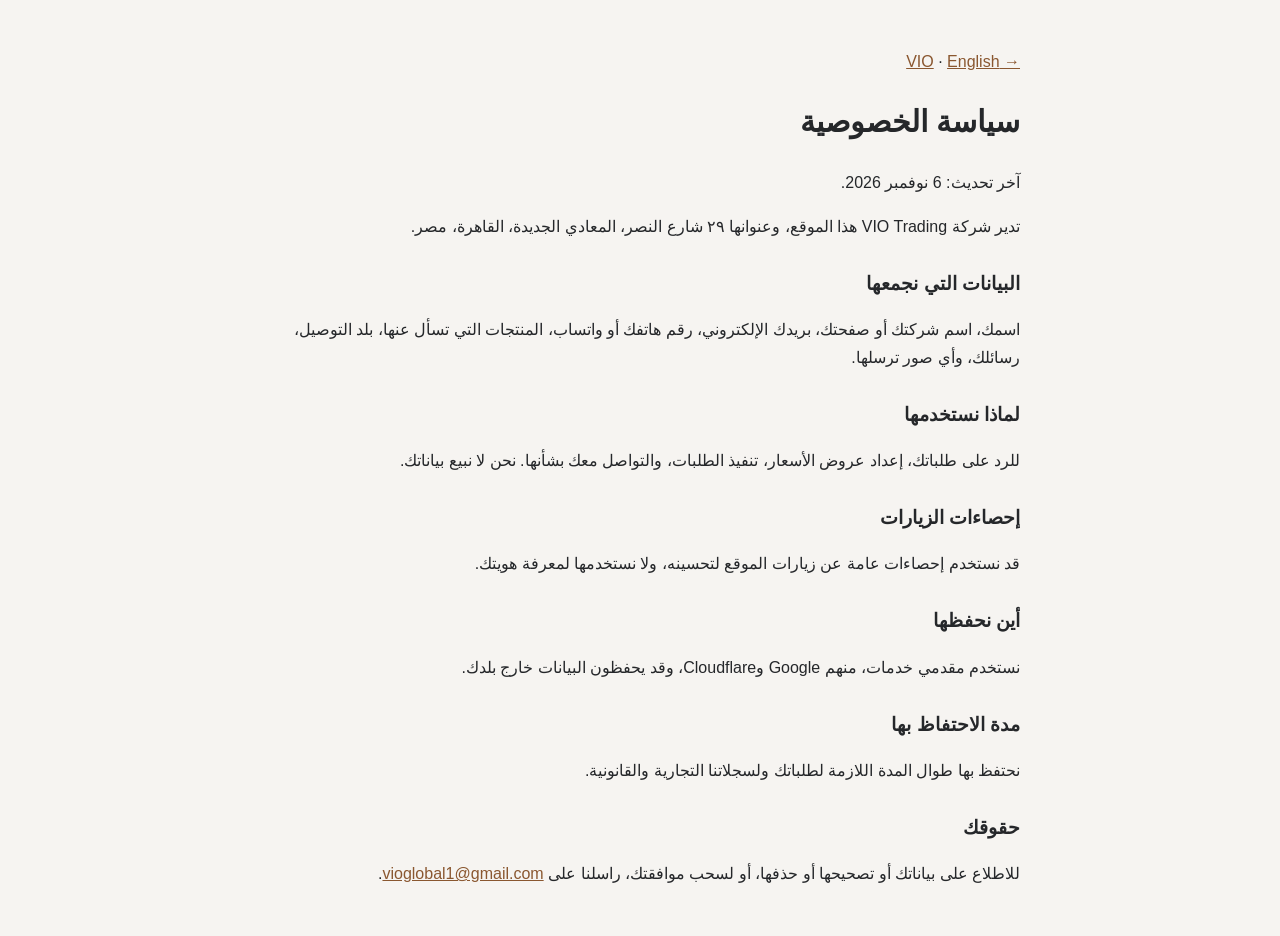
<file: website/privacy-ar.html>
<!doctype html><html lang="ar" dir="rtl"><head><meta charset="utf-8"><meta name="viewport" content="width=device-width, initial-scale=1"><title>الخصوصية | VIO</title><style>body{font:16px/1.75 Tahoma,Arial,sans-serif;color:#25272a;background:#f6f4f1;margin:0}main{max-width:760px;margin:0 auto;padding:32px 16px}h1{font-size:30px}h2{font-size:19px;margin-top:26px}a{color:#8a5730}</style></head><body><main><p><a href="/">→ VIO</a> · <a href="/privacy.html" lang="en">English</a></p><h1>سياسة الخصوصية</h1><p>آخر تحديث: 6 نوفمبر 2026.</p>
<p>تدير شركة VIO Trading هذا الموقع، وعنوانها ٢٩ شارع النصر، المعادي الجديدة، القاهرة، مصر.</p>
<h2>البيانات التي نجمعها</h2><p>اسمك، اسم شركتك أو صفحتك، بريدك الإلكتروني، رقم هاتفك أو واتساب، المنتجات التي تسأل عنها، بلد التوصيل، رسائلك، وأي صور ترسلها.</p>
<h2>لماذا نستخدمها</h2><p>للرد على طلباتك، إعداد عروض الأسعار، تنفيذ الطلبات، والتواصل معك بشأنها. نحن لا نبيع بياناتك.</p>
<h2>إحصاءات الزيارات</h2><p>قد نستخدم إحصاءات عامة عن زيارات الموقع لتحسينه، ولا نستخدمها لمعرفة هويتك.</p>
<h2>أين نحفظها</h2><p>نستخدم مقدمي خدمات، منهم Google وCloudflare، وقد يحفظون البيانات خارج بلدك.</p>
<h2>مدة الاحتفاظ بها</h2><p>نحتفظ بها طوال المدة اللازمة لطلباتك ولسجلاتنا التجارية والقانونية.</p>
<h2>حقوقك</h2><p>للاطلاع على بياناتك أو تصحيحها أو حذفها، أو لسحب موافقتك، راسلنا على <a href="mailto:vioglobal1@gmail.com" dir="ltr">vioglobal1@gmail.com</a>.</p></main></body></html>
</file>
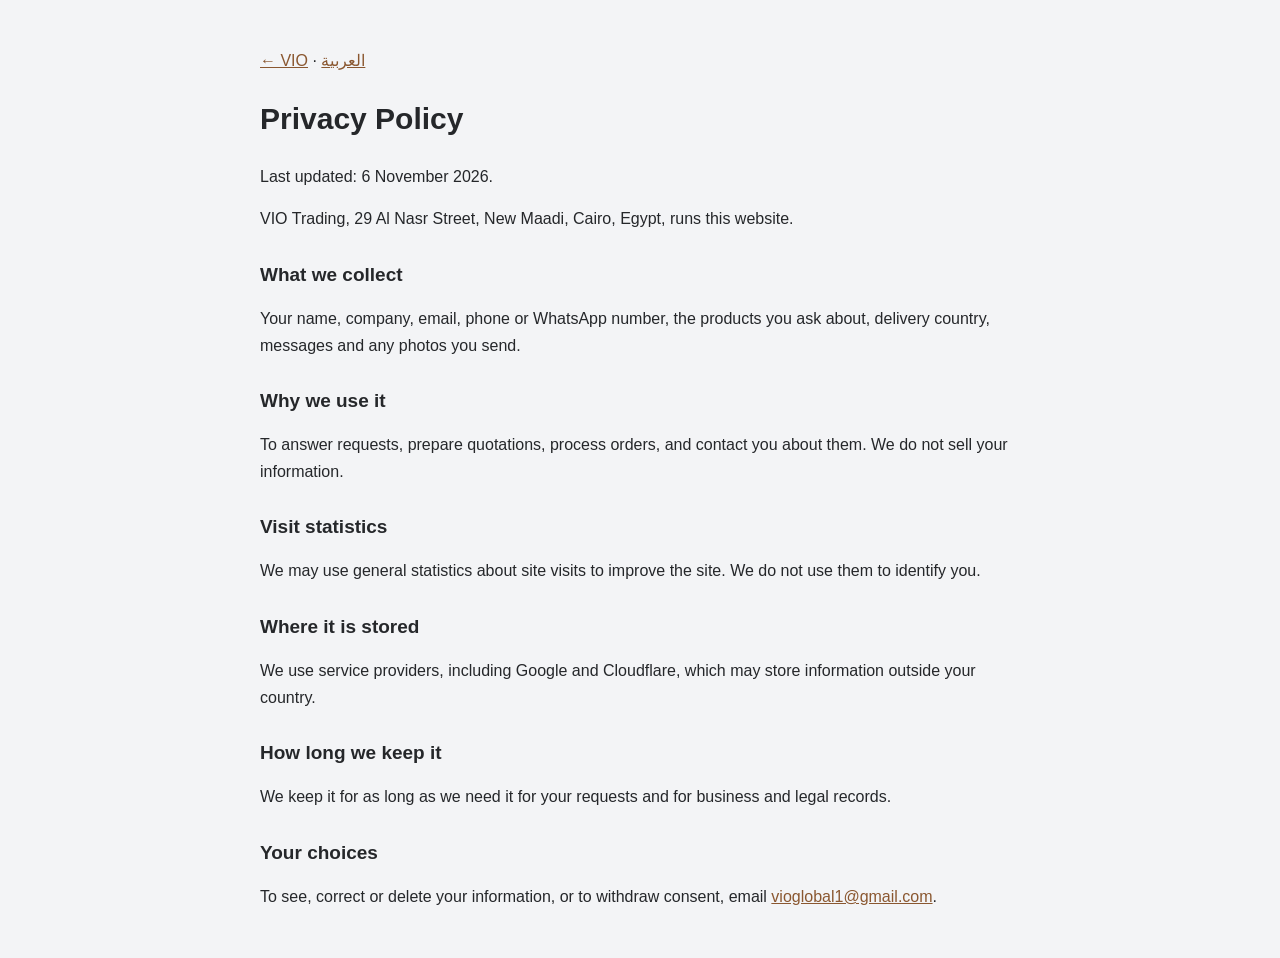
<file: website/privacy.html>
<!doctype html><html lang="en"><head><meta charset="utf-8"><meta name="viewport" content="width=device-width, initial-scale=1"><title>Privacy | VIO</title><style>body{font:16px/1.65 Arial,sans-serif;color:#25272a;background:#f3f4f6;margin:0}main{max-width:760px;margin:0 auto;padding:32px 16px}h1{font-size:30px}h2{font-size:19px;margin-top:26px}a{color:#8a5730}</style></head><body><main><p><a href="/">← VIO</a> · <a href="/privacy-ar.html" lang="ar">العربية</a></p><h1>Privacy Policy</h1><p>Last updated: 6 November 2026.</p>
<p>VIO Trading, 29 Al Nasr Street, New Maadi, Cairo, Egypt, runs this website.</p>
<h2>What we collect</h2><p>Your name, company, email, phone or WhatsApp number, the products you ask about, delivery country, messages and any photos you send.</p>
<h2>Why we use it</h2><p>To answer requests, prepare quotations, process orders, and contact you about them. We do not sell your information.</p>
<h2>Visit statistics</h2><p>We may use general statistics about site visits to improve the site. We do not use them to identify you.</p>
<h2>Where it is stored</h2><p>We use service providers, including Google and Cloudflare, which may store information outside your country.</p>
<h2>How long we keep it</h2><p>We keep it for as long as we need it for your requests and for business and legal records.</p>
<h2>Your choices</h2><p>To see, correct or delete your information, or to withdraw consent, email <a href="mailto:vioglobal1@gmail.com">vioglobal1@gmail.com</a>.</p></main></body></html>
</file>
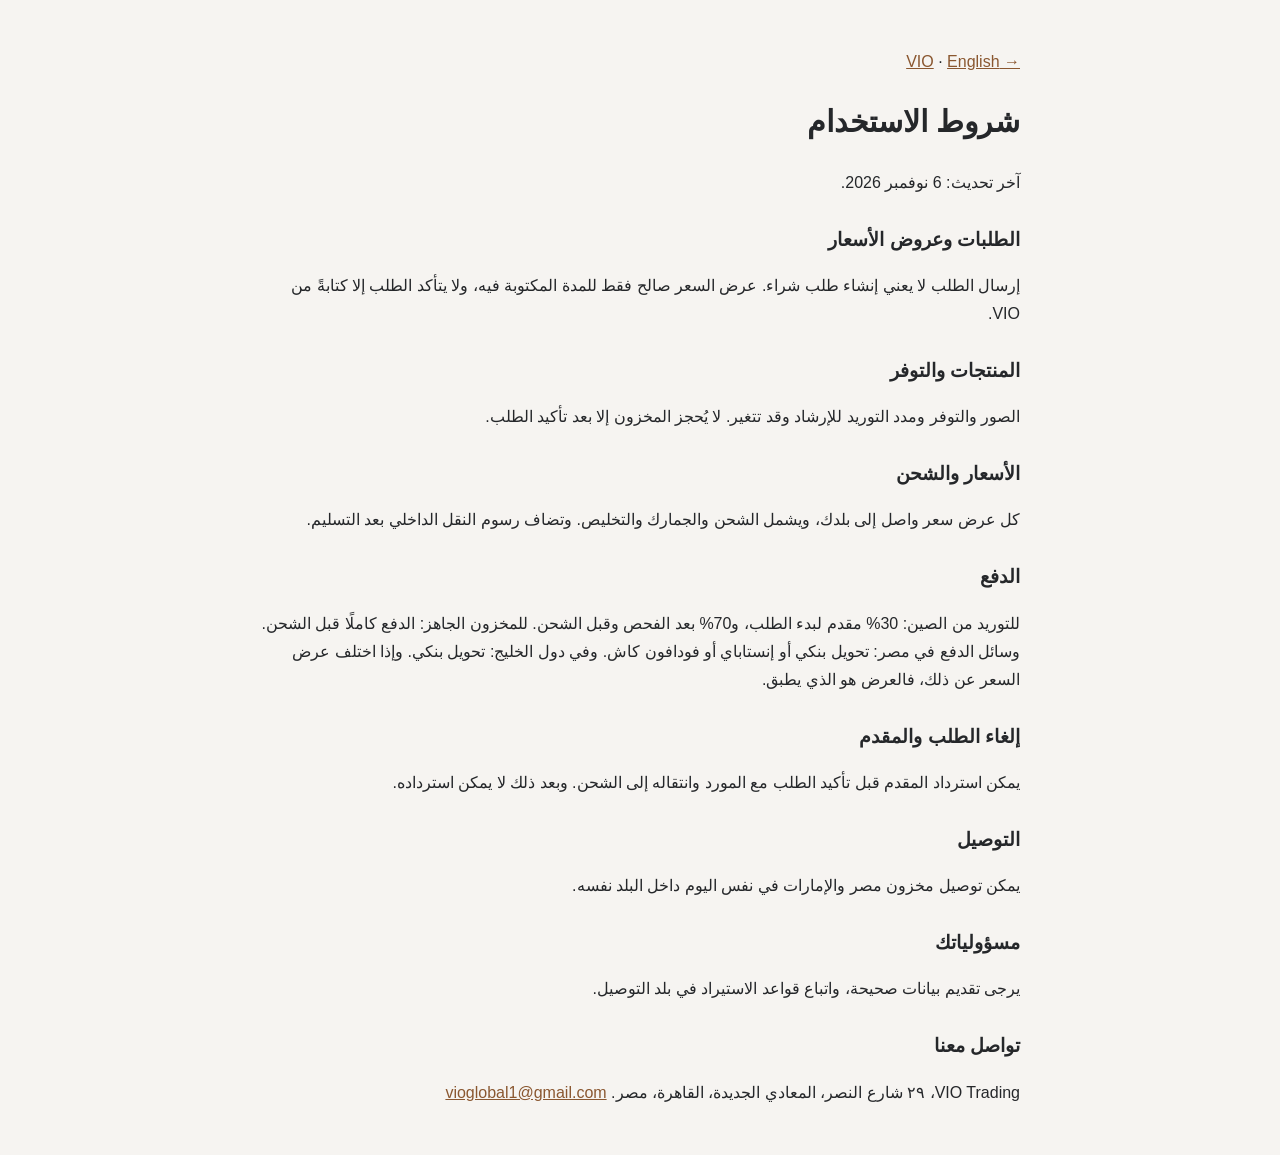
<file: website/terms-ar.html>
<!doctype html><html lang="ar" dir="rtl"><head><meta charset="utf-8"><meta name="viewport" content="width=device-width, initial-scale=1"><title>الشروط | VIO</title><style>body{font:16px/1.75 Tahoma,Arial,sans-serif;color:#25272a;background:#f6f4f1;margin:0}main{max-width:760px;margin:0 auto;padding:32px 16px}h1{font-size:30px}h2{font-size:19px;margin-top:26px}a{color:#8a5730}</style></head><body><main><p><a href="/">→ VIO</a> · <a href="/terms.html" lang="en">English</a></p><h1>شروط الاستخدام</h1><p>آخر تحديث: 6 نوفمبر 2026.</p>
<h2>الطلبات وعروض الأسعار</h2><p>إرسال الطلب لا يعني إنشاء طلب شراء. عرض السعر صالح فقط للمدة المكتوبة فيه، ولا يتأكد الطلب إلا كتابةً من VIO.</p>
<h2>المنتجات والتوفر</h2><p>الصور والتوفر ومدد التوريد للإرشاد وقد تتغير. لا يُحجز المخزون إلا بعد تأكيد الطلب.</p>
<h2>الأسعار والشحن</h2><p>كل عرض سعر واصل إلى بلدك، ويشمل الشحن والجمارك والتخليص. وتضاف رسوم النقل الداخلي بعد التسليم.</p>
<h2>الدفع</h2><p>للتوريد من الصين: 30% مقدم لبدء الطلب، و70% بعد الفحص وقبل الشحن. للمخزون الجاهز: الدفع كاملًا قبل الشحن. وسائل الدفع في مصر: تحويل بنكي أو إنستاباي أو فودافون كاش. وفي دول الخليج: تحويل بنكي. وإذا اختلف عرض السعر عن ذلك، فالعرض هو الذي يطبق.</p>
<h2>إلغاء الطلب والمقدم</h2><p>يمكن استرداد المقدم قبل تأكيد الطلب مع المورد وانتقاله إلى الشحن. وبعد ذلك لا يمكن استرداده.</p>
<h2>التوصيل</h2><p>يمكن توصيل مخزون مصر والإمارات في نفس اليوم داخل البلد نفسه.</p>
<h2>مسؤولياتك</h2><p>يرجى تقديم بيانات صحيحة، واتباع قواعد الاستيراد في بلد التوصيل.</p>
<h2>تواصل معنا</h2><p>VIO Trading، ٢٩ شارع النصر، المعادي الجديدة، القاهرة، مصر. <a href="mailto:vioglobal1@gmail.com" dir="ltr">vioglobal1@gmail.com</a></p></main></body></html>
</file>
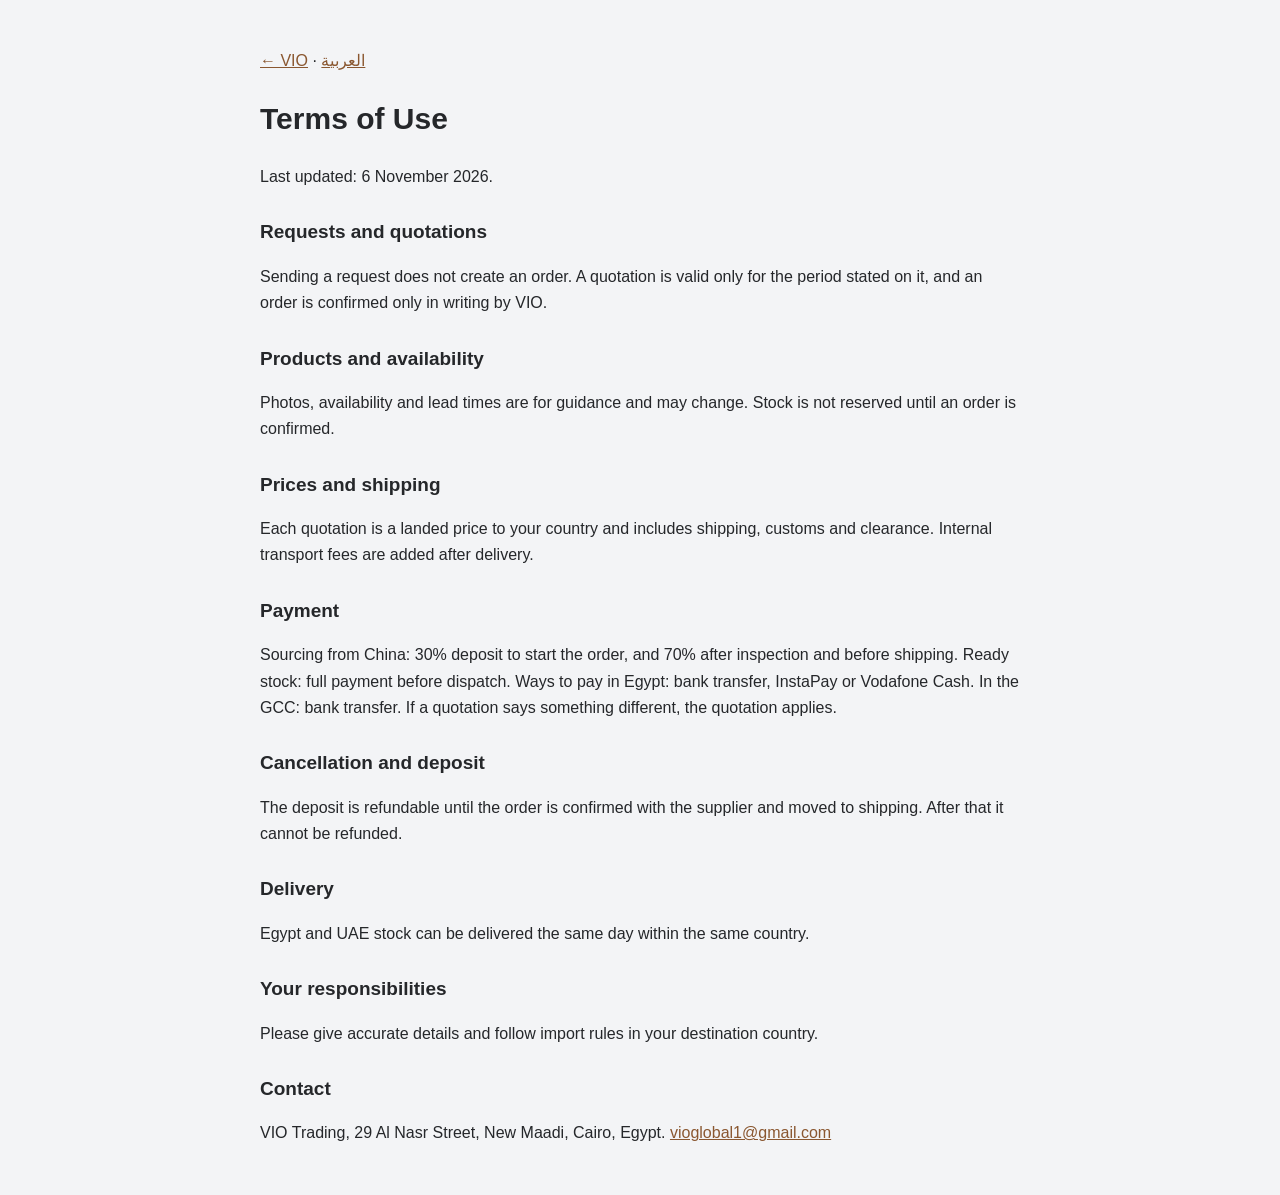
<file: website/terms.html>
<!doctype html><html lang="en"><head><meta charset="utf-8"><meta name="viewport" content="width=device-width, initial-scale=1"><title>Terms | VIO</title><style>body{font:16px/1.65 Arial,sans-serif;color:#25272a;background:#f3f4f6;margin:0}main{max-width:760px;margin:0 auto;padding:32px 16px}h1{font-size:30px}h2{font-size:19px;margin-top:26px}a{color:#8a5730}</style></head><body><main><p><a href="/">← VIO</a> · <a href="/terms-ar.html" lang="ar">العربية</a></p><h1>Terms of Use</h1><p>Last updated: 6 November 2026.</p>
<h2>Requests and quotations</h2><p>Sending a request does not create an order. A quotation is valid only for the period stated on it, and an order is confirmed only in writing by VIO.</p>
<h2>Products and availability</h2><p>Photos, availability and lead times are for guidance and may change. Stock is not reserved until an order is confirmed.</p>
<h2>Prices and shipping</h2><p>Each quotation is a landed price to your country and includes shipping, customs and clearance. Internal transport fees are added after delivery.</p>
<h2>Payment</h2><p>Sourcing from China: 30% deposit to start the order, and 70% after inspection and before shipping. Ready stock: full payment before dispatch. Ways to pay in Egypt: bank transfer, InstaPay or Vodafone Cash. In the GCC: bank transfer. If a quotation says something different, the quotation applies.</p>
<h2>Cancellation and deposit</h2><p>The deposit is refundable until the order is confirmed with the supplier and moved to shipping. After that it cannot be refunded.</p>
<h2>Delivery</h2><p>Egypt and UAE stock can be delivered the same day within the same country.</p>
<h2>Your responsibilities</h2><p>Please give accurate details and follow import rules in your destination country.</p>
<h2>Contact</h2><p>VIO Trading, 29 Al Nasr Street, New Maadi, Cairo, Egypt. <a href="mailto:vioglobal1@gmail.com">vioglobal1@gmail.com</a></p></main></body></html>
</file>
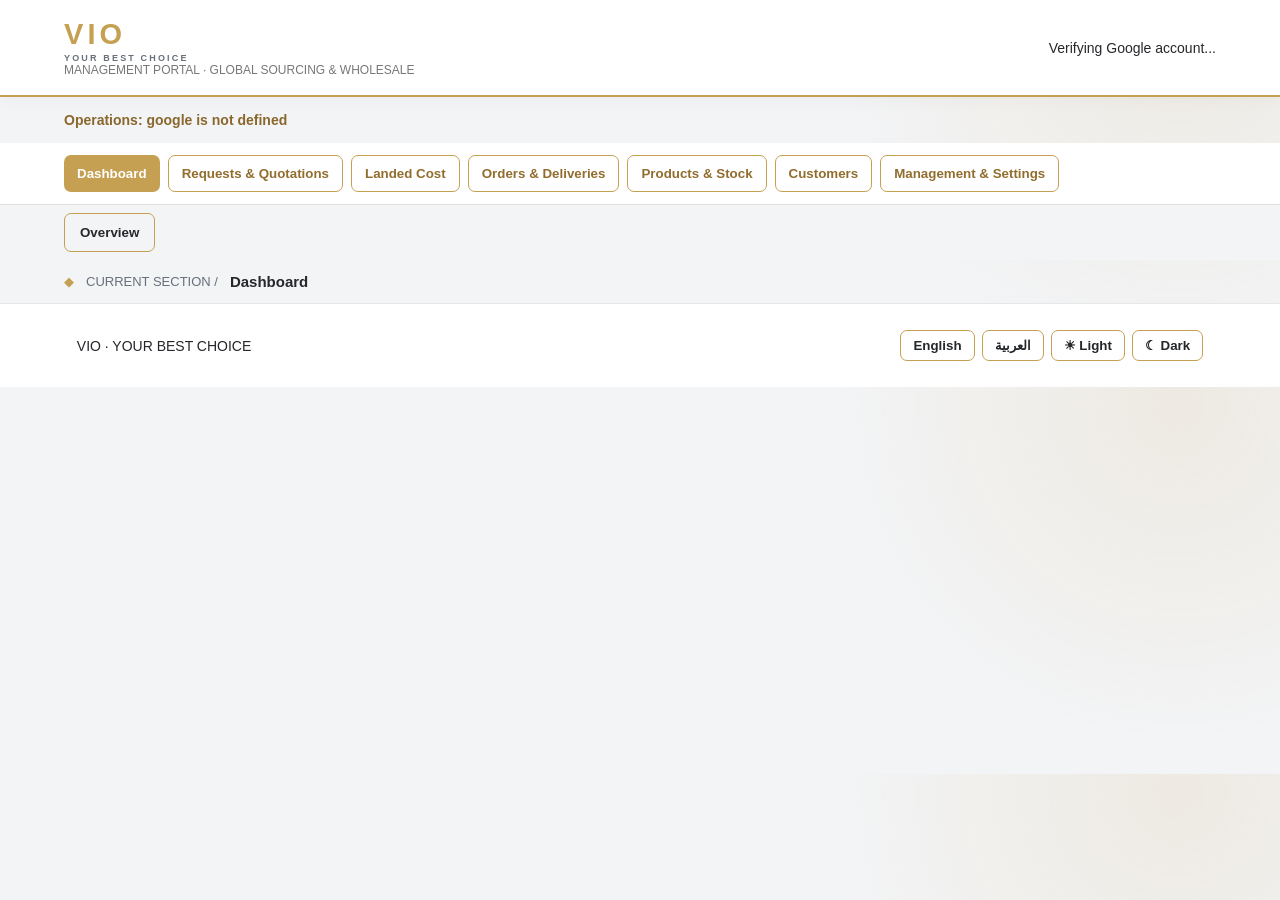
<file: backup/2026-11-04/admin/AdminIndex.html>
<!DOCTYPE html>
<html><head><base target="_top"/><meta content="width=device-width, initial-scale=1" name="viewport"/><style>

:root{--g:#c6a052;--bg:#f4f5f7;--ink:#292929}*{box-sizing:border-box}body{font:14px Arial,sans-serif;background:var(--bg);margin:0;color:var(--ink)}header{background:white;border-bottom:2px solid var(--g);padding:18px 5%;display:flex;align-items:center;justify-content:space-between;gap:10px;flex-wrap:wrap}header strong{font-size:26px;color:var(--g);letter-spacing:3px}nav{display:flex;gap:8px;flex-wrap:wrap;padding:18px 5%}button{cursor:pointer;border:0;border-radius:7px;background:var(--g);color:white;padding:11px 15px;font-weight:600}button.secondary{background:white;color:#916d2e;border:1px solid var(--g)}button:disabled{opacity:.5}main{padding:0 5% 40px;max-width:1500px;margin:auto}.panel{background:white;border:1px solid #e5e7eb;border-radius:12px;padding:22px;margin-bottom:18px}h2{margin-top:0}label{display:block;margin:12px 0 5px;font-weight:600}input,select,textarea{padding:10px;border:1px solid #d4d4d8;border-radius:7px;font:inherit;max-width:100%;width:100%}.flex{display:flex;gap:12px;flex-wrap:wrap}.flex>div{flex:1;min-width:160px}.muted{color:#777;font-size:12px}.grid{display:grid;grid-template-columns:repeat(auto-fit,minmax(220px,1fr));gap:12px}.tile{border:1px solid #ddd;border-radius:9px;padding:13px;background:#fff}.tile img{width:100%;height:160px;object-fit:contain}.group{border:1px solid #ddc99d;background:#fffdf8;border-radius:10px;padding:14px;margin:12px 0}.thumbs{display:flex;gap:9px;flex-wrap:wrap;margin:12px 0}.thumbs img{width:75px;height:75px;object-fit:cover}.tablewrap{overflow:auto}table{border-collapse:collapse;width:100%;min-width:690px}th,td{text-align:left;border-bottom:1px solid #eee;padding:10px}th{background:#faf7ef}.hidden{display:none}#message{margin:15px 5%;font-weight:bold;color:#8a672c}small{color:#777}@media(max-width:600px){header,nav{padding:15px}main{padding:0 15px 25px}}


:root{--vio-bg:#f3f4f6;--vio-card:#fff;--vio-ink:#25272a;--vio-line:#e5e7eb;--vio-muted:#68707b}
body{background:var(--vio-bg)!important;color:var(--vio-ink)!important}body.vio-dark{--vio-bg:#15171b;--vio-card:#202329;--vio-ink:#f0f1f4;--vio-line:#3b404a;--vio-muted:#b5bbc6;--bg:#15171b;--ink:#f0f1f4;--muted:#b5bbc6;--line:#3b404a}
body.vio-dark header,body.vio-dark .panel,body.vio-dark .card,body.vio-dark .tile,body.vio-dark .modal,body.vio-dark .empty,body.vio-dark .hero,body.vio-dark .group{background:var(--vio-card)!important;color:var(--vio-ink)!important;border-color:var(--vio-line)!important}
body.vio-dark input,body.vio-dark select,body.vio-dark textarea{background:#292d34;color:#f0f1f4;border-color:#505661}body.vio-dark .btn.secondary,body.vio-dark button.secondary{background:#30343c;color:#f2d9a4}body.vio-dark p,body.vio-dark .hint,body.vio-dark .muted,body.vio-dark small{color:var(--vio-muted)}body.vio-dark th{background:#30343c;color:#f0f1f4}body.vio-dark td{border-color:#42454b}
.vio-brand-image{display:block;object-fit:contain;width:175px;height:66px;max-width:100%}.vio-brand-hero{width:min(520px,92vw);height:auto;max-height:250px;object-fit:contain;margin:0 auto 20px}.vio-footer{padding:26px 6%;border-top:1px solid var(--vio-line);background:var(--vio-card);color:var(--vio-ink);display:flex;justify-content:space-between;align-items:center;flex-wrap:wrap;gap:12px}.vio-switch{display:inline-flex;gap:7px;align-items:center;flex-wrap:wrap}.vio-switch button{padding:7px 12px;border:1px solid #c6a052;border-radius:7px;background:transparent;color:inherit;cursor:pointer}html[dir=rtl] body{text-align:right}html[dir=rtl] th,html[dir=rtl] td{text-align:right}html[dir=rtl] .field label{text-align:right}
.vio-wordmark{font-weight:800;letter-spacing:.14em;font-size:29px;color:#c6a052;display:flex;flex-direction:column;gap:2px}.vio-wordmark small{font-size:9px;letter-spacing:.24em;color:var(--vio-muted,#777)}.vio-wordmark-hero{font-size:clamp(50px,9vw,100px);align-items:center;margin:18px auto 25px}.vio-wordmark-hero small{font-size:12px}
/* VIO hybrid design system: decorative-only styling; business logic unchanged */
:root{--vio-gold:#c6a052;--vio-charcoal:#242830;--vio-shadow:0 10px 32px rgba(25,30,42,.065)}
body{background:radial-gradient(circle at 92% 5%,rgba(198,160,82,.12),transparent 28%),var(--vio-bg)!important}
header{box-shadow:0 3px 18px rgba(0,0,0,.035)}
nav{position:sticky;top:0;z-index:5;background:var(--vio-bg);border-bottom:1px solid var(--vio-line);padding-top:12px;padding-bottom:12px;gap:9px}
nav button{transition:background .2s,box-shadow .2s,transform .2s;border:1px solid transparent;position:relative}
nav button:hover{transform:translateY(-2px);box-shadow:0 4px 10px rgba(198,160,82,.2)}
nav button.vio-active{background:var(--vio-charcoal)!important;color:#fff!important;border:2px solid var(--vio-gold)!important;box-shadow:0 5px 15px rgba(20,20,20,.18)}
nav button.vio-active::before{content:'✓ ';font-weight:900}
.vio-current-location{padding:13px 5%;display:flex;align-items:center;gap:12px;font-size:13px;color:var(--vio-muted)}
.vio-current-location strong{color:var(--vio-ink);font-size:15px}
.vio-current-location::before{content:'◆';color:var(--vio-gold)}
.panel{border:1px solid var(--vio-line)!important;border-radius:17px!important;box-shadow:var(--vio-shadow);padding:25px!important}
.panel h2{letter-spacing:-.35px}.panel h2::before{content:'';display:inline-block;width:5px;height:22px;background:var(--vio-gold);border-radius:4px;margin-inline-end:10px;vertical-align:-4px}
.vio-step-title{padding:13px 0 9px;margin:22px 0 13px;font-size:15px;border-top:1px solid var(--vio-line);color:var(--vio-ink)}
#landed .panel .panel{background:rgba(198,160,82,.045)!important;border:1px solid rgba(198,160,82,.28)!important;box-shadow:none}
#lcCartonResult:not(:empty){background:var(--vio-card);border:1px solid var(--vio-line);border-radius:10px;padding:12px;margin-top:14px;line-height:1.8}
#lcResult{background:rgba(198,160,82,.08);border:1px solid rgba(198,160,82,.3);padding:17px;border-radius:11px}
input:focus,select:focus,textarea:focus{outline:2px solid rgba(198,160,82,.5);outline-offset:1px}
button:focus-visible{outline:3px solid #c6a052;outline-offset:2px}
body.vio-dark nav{background:var(--vio-bg)}body.vio-dark nav button.vio-active{background:#111318!important}
@media(max-width:700px){nav{position:static}.panel{padding:16px!important}}

/* VIO RFQ Management — professional responsive table */
.vio-rfq-manager{max-width:1460px!important;width:calc(100% - 30px)!important;margin:12px auto 35px!important;padding:28px!important;border-radius:16px!important}
.vio-rfq-title{display:flex;justify-content:space-between;align-items:center;gap:16px}.vio-rfq-title h2{font-size:26px;margin:5px 0 7px}.vio-rfq-eyebrow{font-size:11px;font-weight:700;letter-spacing:1.8px;color:#b18a38}
.vio-rfq-metrics{display:grid;grid-template-columns:repeat(4,minmax(0,1fr));gap:12px;margin:22px 0}.vio-rfq-metric{border:1px solid #e9e5dd;border-radius:12px;background:#fffdfa;padding:16px 18px}.vio-rfq-metric small{display:block;color:#6c7483;font-size:12px}.vio-rfq-metric strong{display:block;font-size:25px;margin-top:6px;color:var(--vio-ink,#212a39)}
.vio-rfq-toolbar{display:grid;grid-template-columns:minmax(190px,2fr) repeat(3,minmax(120px,1fr));gap:12px;padding:17px;border:1px solid #e6e7ea;border-radius:12px;background:#fafbfc;align-items:end}.vio-rfq-toolbar label{font-size:11px;font-weight:700;color:#626d7f;display:flex;flex-direction:column;gap:6px}.vio-rfq-toolbar input,.vio-rfq-toolbar select{min-width:0;width:100%;height:38px;margin:0;border-radius:8px;background:white;font-size:13px}.vio-rfq-clear{height:38px}
.vio-rfq-views{display:flex;flex-wrap:wrap;gap:8px;margin:16px 0}.vio-rfq-views button{border-radius:30px;font-size:12px;padding:9px 14px}
.vio-rfq-tablewrap{width:100%;overflow-x:auto;border:1px solid #e4e6ea;border-radius:12px}.vio-rfq-table{border-collapse:collapse;width:100%;min-width:980px;background:var(--vio-card,#fff);font-size:13px}.vio-rfq-table th{background:#f8f7f4;text-align:left;padding:13px 14px;color:#657083;letter-spacing:.5px;font-size:10px;white-space:nowrap}.vio-rfq-table td{padding:13px 14px;border-top:1px solid #eef0f2;vertical-align:middle}.vio-rfq-table tbody tr:hover{background:#fbf9f3}.vio-rfq-table td small{display:block;font-size:11px;color:#788293;margin-top:4px}.vio-rfq-table td button{white-space:nowrap}.vio-rfq-product{display:flex;align-items:center;gap:12px;min-width:240px}.vio-rfq-product b{display:block;font-size:13px}.vio-rfq-number{white-space:nowrap;font-weight:600}.vio-rfq-state{display:inline-block;border-radius:20px;padding:6px 10px;background:#f8eed9;color:#9b7223;font-size:11px;font-weight:700;white-space:nowrap}.vio-rfq-noresults{text-align:center;padding:35px!important;color:#79808c}
.vio-rfq-image{position:relative;flex:none;display:grid;place-items:center;width:66px;height:66px;padding:0!important;background:#f4f5f7!important;border:1px solid #e6e7eb!important;border-radius:10px!important;overflow:hidden;cursor:zoom-in!important;color:#a0a8b4!important;font-size:23px}.vio-rfq-image img{width:100%;height:100%;object-fit:cover}.vio-rfq-photo-fallback{width:100%;height:100%;place-items:center}.vio-rfq-image-count{position:absolute;bottom:0;left:0;right:0;background:rgba(16,24,40,.75);color:#fff;font-size:9px;text-align:center;padding:3px 1px}.vio-rfq-empty{cursor:default!important}
.vio-rfq-pager{display:flex;justify-content:space-between;align-items:center;gap:15px;flex-wrap:wrap;margin-top:17px;color:#657083;font-size:12px}.vio-rfq-pager div{display:flex;align-items:center;gap:10px}.vio-rfq-pager button:disabled{opacity:.4;cursor:default}
.vio-rfq-workspace{max-width:1250px!important;width:calc(100% - 30px)!important;margin:14px auto!important;padding:28px!important;border-radius:16px!important}.vio-rfq-workspace-nav{display:flex;align-items:center;justify-content:space-between;gap:10px;margin-bottom:18px}.vio-rfq-workspace-nav span{color:#9b7223;font-size:11px;font-weight:700;letter-spacing:1.4px}.vio-rfq-workspace h2{margin:0 0 9px}.vio-rfq-workspace-intro{display:flex;gap:15px;align-items:center}.vio-rfq-workspace-intro .vio-rfq-image{width:96px;height:96px}
.vio-rfq-lightbox{position:fixed;inset:0;background:rgba(12,19,33,.85);z-index:99999;display:none;align-items:center;justify-content:center;padding:20px}.vio-rfq-lightbox-inner{background:#fff;color:#263246;width:min(95vw,1100px);border-radius:14px;padding:18px;box-shadow:0 20px 60px #0005}.vio-rfq-lightbox-head{display:flex;align-items:center;justify-content:space-between;gap:12px;margin-bottom:14px}.vio-rfq-lightbox-stage{display:flex;align-items:center;justify-content:space-between;gap:12px;min-height:280px;background:#f5f6f8;border-radius:10px;padding:12px}.vio-rfq-lightbox-stage img{max-width:calc(100% - 110px);max-height:72vh;object-fit:contain}.vio-rfq-lightbox-stage button{font-size:26px}.vio-rfq-lightbox-inner p{text-align:center;color:#667085;font-size:12px;margin-bottom:0}
@media(max-width:900px){.vio-rfq-toolbar{grid-template-columns:repeat(2,minmax(0,1fr))}.vio-rfq-metrics{grid-template-columns:repeat(2,minmax(0,1fr))}.vio-rfq-manager,.vio-rfq-workspace{padding:16px!important}}@media(max-width:520px){.vio-rfq-toolbar{grid-template-columns:1fr}.vio-rfq-title h2{font-size:21px}.vio-rfq-title{align-items:flex-start}.vio-rfq-metric{padding:12px}.vio-rfq-workspace-intro .vio-rfq-image{width:70px;height:70px}}
 .vio-rfq-clickrow{cursor:pointer}.vio-rfq-clickrow:focus-within{outline:2px solid #c6a052}

.vio-quote-photo{margin:16px 0;padding:14px;border:1px solid #e3d7bc;border-radius:9px;background:#fffcf5}.vio-quote-photo input{margin:8px 0}.vio-quote-photo small{display:block;color:#687080;line-height:1.5}.vio-ws-bottom-nav{margin-top:24px;padding-top:16px;border-top:1px solid #e9e1d5;display:flex;justify-content:flex-start}
</style><style>
.vio-dash-grid{display:grid;grid-template-columns:repeat(4,minmax(0,1fr));gap:14px}.vio-kpi{padding:23px;border-radius:14px;background:var(--vio-card,#fff);border:1px solid #e9e0ce;box-shadow:0 5px 22px rgba(30,30,30,.035)}.vio-kpi strong{display:block;font-size:32px;color:#ae8239;margin-top:12px}.vio-kpi span{font-size:12px;color:var(--vio-muted,#777);text-transform:uppercase;letter-spacing:.08em}.vio-flow{display:flex;flex-wrap:wrap;gap:8px;margin:18px 0}.vio-flow button{flex:1;min-width:145px;padding:15px}.vio-two{display:grid;grid-template-columns:1fr 1fr;gap:18px}.vio-action-list{max-height:410px;overflow:auto}.vio-action{padding:13px 0;border-bottom:1px solid #e8e8e8;display:flex;justify-content:space-between;align-items:center;gap:15px}.vio-status{font-size:11px;background:#f5ebd6;color:#8c641d;padding:5px 9px;border-radius:12px}.vio-order-form{display:grid;grid-template-columns:repeat(3,minmax(0,1fr));gap:12px}.vio-order-form label{margin:0}.vio-order-form input,.vio-order-form select{width:100%}.vio-soft{color:#777;font-size:13px}.vio-search{max-width:480px}.vio-order-item{border:1px solid #e7e7e7;border-radius:12px;padding:16px;margin-bottom:14px}.vio-topline{display:flex;justify-content:space-between;gap:12px;align-items:center;flex-wrap:wrap}body.vio-dark .vio-kpi,body.vio-dark .vio-order-item{background:#202329;border-color:#3b404a}@media(max-width:1050px){.vio-dash-grid{grid-template-columns:repeat(2,1fr)}.vio-two{grid-template-columns:1fr}}@media(max-width:640px){.vio-dash-grid,.vio-order-form{grid-template-columns:1fr}}
</style><style>
/* Compact RFQ layout: no changes to costing or approval logic */
#vioStageWorkspace .vio-compact-workspace{display:grid;grid-template-columns:minmax(0,1fr);gap:12px}
#vioStageWorkspace .vio-compact-main{min-width:0}
#vioStageWorkspace .vio-compact-section-head{display:flex;justify-content:space-between;align-items:baseline;gap:16px;flex-wrap:wrap}
#vioStageWorkspace .vio-compact-section-head h3,#vioStageWorkspace .vio-compact-section-head p{margin:0}
#vioStageWorkspace .vio-compact-fields{display:grid;grid-template-columns:repeat(4,minmax(0,1fr));gap:12px 16px;margin:16px 0;align-items:start}
#vioStageWorkspace .vio-compact-fields>.vio-fld{min-width:0}
#vioStageWorkspace #wsCartonFields,#vioStageWorkspace #wsManualFields{display:contents;margin:0}#vioStageWorkspace #wsCartonFields>.vio-fld,#vioStageWorkspace #wsManualFields>.vio-fld{min-width:0}
#vioStageWorkspace #wsManualFields[style*="display:none"],#vioStageWorkspace #wsCartonFields[style*="display:none"]{display:none!important}
#vioStageWorkspace #wsCartonFields>.vio-fld:nth-child(3){grid-column:auto;max-width:none}
#vioStageWorkspace .vio-compact-bottom{display:grid;grid-template-columns:minmax(0,1fr) minmax(0,1fr);gap:16px;align-items:stretch;margin-top:12px}
#vioStageWorkspace .vio-quote-photo{margin:0;min-width:0}
#vioStageWorkspace .vio-compact-actions{display:flex;flex-direction:column;gap:10px;min-width:0}
#vioStageWorkspace .vio-compact-actions .vio-ws-result{flex:1;padding:12px;min-height:64px}
#vioStageWorkspace .vio-compact-buttons{display:flex;gap:8px;flex-wrap:wrap}
#vioStageWorkspace .vio-compact-buttons button{flex:1;min-width:150px}
#vioStageWorkspace .vio-offers-history{border:1px solid #e4d8bf;border-radius:9px;padding:10px 14px;margin-top:4px}
#vioStageWorkspace .vio-offers-history summary{cursor:pointer;font-weight:650;color:#987126}
#vioStageWorkspace .vio-offers-list{display:grid;grid-template-columns:repeat(2,minmax(0,1fr));gap:10px;margin-top:12px}
@media(max-width:1100px){#vioStageWorkspace .vio-compact-fields{grid-template-columns:repeat(2,minmax(0,1fr))}}
@media(max-width:680px){#vioStageWorkspace .vio-compact-fields{grid-template-columns:1fr}#vioStageWorkspace #wsCartonFields>.vio-fld:nth-child(3){grid-column:1;max-width:none}#vioStageWorkspace .vio-compact-bottom,#vioStageWorkspace .vio-offers-list{grid-template-columns:1fr}}
</style><style>
.vio-approval-card{border:1px solid #e8ded0;border-radius:14px;padding:20px;margin:14px 0;background:#fff}.vio-approval-head{display:flex;align-items:center;justify-content:space-between;gap:12px;flex-wrap:wrap}.vio-approval-photo{width:108px;height:108px;object-fit:contain;border:1px solid #e6e6e6;border-radius:10px;cursor:zoom-in;background:#f7f8fa}.vio-approval-grid{display:grid;grid-template-columns:repeat(3,minmax(0,1fr));gap:10px;margin:16px 0}.vio-approval-metric{border:1px solid #e8ded0;border-radius:9px;padding:12px;min-width:0}.vio-approval-metric small{display:block;color:#69717d;margin-bottom:6px}.vio-approval-metric strong{font-size:17px}.vio-approval-actions{display:flex;gap:9px;flex-wrap:wrap}.vio-approval-modal{position:fixed;inset:0;background:rgba(15,23,42,.65);z-index:99999;display:flex;align-items:center;justify-content:center;padding:18px}.vio-approval-modal[hidden]{display:none!important}.vio-approval-dialog{background:white;color:#202b3b;border-radius:16px;padding:25px;width:min(760px,96vw);max-height:92vh;overflow:auto;box-shadow:0 25px 75px #0004}.vio-approval-dialog h2{margin:0 0 12px}.vio-approval-dialog label{display:block;margin:12px 0}.vio-approval-dialog input,.vio-approval-dialog textarea{width:100%;padding:10px;border:1px solid #cfd5dc;border-radius:7px}.vio-approval-photo-large{max-height:70vh;max-width:100%;object-fit:contain}.vio-clickable{cursor:pointer}.vio-clickable:hover{box-shadow:0 0 0 2px #c6a05255}.vio-approval-photo-empty{width:108px;height:108px;border:1px dashed #c6a052;border-radius:10px;display:grid;place-items:center;color:#9b752e;font-size:12px;text-align:center}.vio-approval-status{background:#fff0cf;color:#81580b;padding:5px 10px;border-radius:30px;font-size:12px}.vio-approval-toolbar{display:flex;gap:8px;flex-wrap:wrap;margin:12px 0}@media(max-width:650px){.vio-approval-grid{grid-template-columns:repeat(2,minmax(0,1fr))}.vio-approval-dialog{padding:15px}}
</style></head><body><header><div><div aria-label="VIO YOUR BEST CHOICE" class="vio-wordmark">VIO <small>YOUR BEST CHOICE</small></div><div class="muted">MANAGEMENT PORTAL · GLOBAL SOURCING &amp; WHOLESALE</div></div><span id="who">Verifying Google account...</span></header><div id="message"></div><nav class="hidden" id="nav"><button onclick="page('dashboard')">Dashboard</button><button onclick="page('pipeline')">Requests &amp; Quotations</button><button onclick="page('orders')">Orders &amp; Deliveries</button><button onclick="page('recommendations')">Recommendations</button><button onclick="page('rfqs')">RFQ List</button><button onclick="page('customers')">Customers</button><button onclick="page('rates')">Shipping Rates</button><button id="permNav" onclick="page('permissions')">Permissions</button><button onclick="page('sourcing')">Sourcing Notes</button><button onclick="page('landed')">Landed Cost</button><button onclick="page('egyptStock')">Egypt Stock</button><button onclick="page('dubaiStock')">Dubai Stock</button><button onclick="page('supplierQuotes')">Supplier Costing</button><button onclick="page('quoteApprovals')">Quote Approvals</button><button class="secondary" onclick="refresh()">Refresh</button></nav><div class="vio-current-location hidden" id="vioCurrentLocation">CURRENT SECTION  /  <strong id="vioCurrentName">Recommendations</strong></div><main class="hidden" id="main"><section class="hidden" id="dashboard"><div class="panel"><div class="vio-topline"><div><h2>VIO · Operations Overview</h2><p class="vio-soft">From customer request to delivery — all figures are read from your live database.</p></div><button onclick="vioRefreshOps()">↻ Refresh Overview</button></div><div id="vioKpis" class="vio-dash-grid"></div><h3>Business Workflow</h3><div class="vio-flow"><button onclick="page('pipeline')">01 · Customer RFQ →</button><button onclick="page('supplierQuotes')">02 · Supplier Sourcing →</button><button onclick="page('landed')">03 · Landed Cost →</button><button onclick="page('quoteApprovals')">04 · Approval &amp; Quote →</button><button onclick="page('orders')">05 · Orders &amp; Delivery →</button></div></div><div class="vio-two"><div class="panel"><h2>Requests needing attention</h2><div id="vioDashRfqs" class="vio-action-list">Loading...</div></div><div class="panel"><h2>Quotation approvals &amp; orders</h2><div id="vioDashQuotes" class="vio-action-list">Loading...</div></div></div></section>
<section class="hidden" id="pipeline"><div class="panel vio-rfq-manager"><div class="vio-rfq-title"><div><div class="vio-rfq-eyebrow">VIO / SOURCING OPERATIONS</div><h2>RFQ Management</h2><p class="vio-soft">One place to review, assign, source and respond to customer requests.</p></div><button onclick="vioRefreshOps()">↻ Refresh</button></div><div id="vioRfqMetrics" class="vio-rfq-metrics"></div><div class="vio-rfq-toolbar"><label class="vio-rfq-search">Search<input id="vioRfqSearch" placeholder="RFQ ID, product, customer..." oninput="vioRenderPipeline()"/></label><label>Destination<select id="vioRfqCountry" onchange="vioRfqResetPage()"><option value="">All countries</option></select></label><label>Category<select id="vioRfqCategory" onchange="vioRfqResetPage()"><option value="">All categories</option></select></label><label>Status<select id="vioRfqStatus" onchange="vioRfqResetPage()"><option value="">All statuses</option></select></label><label>Assigned buyer<select id="vioRfqBuyer" onchange="vioRfqResetPage()"><option value="">All buyers</option></select></label><label>Priority<select id="vioRfqPriority" onchange="vioRfqResetPage()"><option value="">All priorities</option><option>Urgent</option><option>High</option><option>Normal</option><option>Low</option></select></label><label>Created after<input id="vioRfqFrom" type="date" onchange="vioRfqResetPage()"/></label><label>Sort<select id="vioRfqSort" onchange="vioRfqResetPage()"><option value="new">Newest first</option><option value="old">Oldest first</option><option value="waiting">Longest waiting</option><option value="qtydesc">Highest quantity</option><option value="qtyasc">Lowest quantity</option><option value="customer">Customer A–Z</option></select></label><button class="secondary vio-rfq-clear" onclick="vioRfqClear()">Clear filters</button></div><div class="vio-rfq-views"><button class="secondary" onclick="vioRfqQuick('all')">All requests</button><button class="secondary" onclick="vioRfqQuick('new')">New</button><button class="secondary" onclick="vioRfqQuick('sourcing')">In sourcing</button><button class="secondary" onclick="vioRfqQuick('approval')">Awaiting approval</button><button class="secondary" onclick="vioRfqQuick('unassigned')">Unassigned</button></div><div id="vioPipelineList" class="vio-rfq-tablewrap">Loading...</div><div id="vioRfqPager" class="vio-rfq-pager"></div></div></section>
<section class="hidden" id="orders"><div class="panel"><div class="vio-topline"><div><h2>Orders &amp; Deliveries</h2><p class="vio-soft">Accepted quotations convert into sales orders. Track payments, production and shipments.</p></div><button onclick="vioRefreshOps()">Refresh</button></div><div id="vioOrdersList">Loading...</div></div></section>

<section id="recommendations"><div class="panel"><h2>Quick Recommendations Upload</h2><p class="muted">Select photos, then choose whether each photo is a product or group photos into one product. Supplier identity is never displayed publicly. Uploaded product photos will be publicly viewable to catalog visitors.</p><div class="flex"><div><label>Supplier reference (internal, optional)</label><input id="supplier" placeholder="Supplier name or ID"/></div><div><label>Category (optional)</label><input id="category" placeholder="Home, Electronics..."/></div></div><label>Product photos (JPG / PNG / WEBP, max automatic compression)</label><input accept="image/jpeg,image/png,image/webp" id="images" multiple="" onchange="createGroups(false)" type="file"/><p><button onclick="createGroups(false)">Each photo = separate product</button> <button class="secondary" onclick="createGroups(true)">All photos = one product</button> <button class="secondary" onclick="customGroups()">Choose groups manually</button></p><div class="hidden" id="customGroup"><h3>Custom grouping</h3><p class="muted">Give photos the same group number to make them one recommendation.</p><div id="groupAssignments"></div><button class="secondary" onclick="applyCustomGroups()">Apply custom groups</button></div><div id="groups"></div><p><button class="secondary" onclick="addLinkGroup()">+ Add product from media links</button></p><label><input checked="" id="publish" style="width:auto" type="checkbox"/> Publish to customer website immediately</label><p><button id="saveBtn" onclick="upload()">Save Recommendations</button> <button class="secondary" onclick="resetUploadForm()">Reset Form</button> <label style="display:inline-block;margin-left:10px"><input id="keepSupplier" style="width:auto" type="checkbox"/> Keep supplier selected</label></p><div aria-live="polite" id="uploadConfirmation" role="status" style="display:none;padding:15px;border:1px solid #9dc7a8;background:#effaf1;border-radius:9px;margin:12px 0"></div><small>For videos and PDF catalogs, paste HTTPS links inside a group. Large files should be stored separately and linked here.</small></div><div class="panel"><h2>Existing Recommendations</h2><div class="grid" id="productList"></div></div></section>
<section class="hidden" id="rfqs"><div class="panel"><h2>Customer RFQs</h2><div class="tablewrap" id="rfqList"></div></div></section>
<section class="hidden" id="customers"><div class="panel"><h2>Customer Master</h2><div class="tablewrap" id="customerList"></div></div></section>
<section class="hidden" id="rates"><div class="panel"><div class="vio-freight-head"><div><small style="color:#ae8538;letter-spacing:2px;font-weight:800">VIO / LOGISTICS OPERATIONS</small><h2>Freight Routes & Transit Times</h2><p class="muted">Manage origin-to-destination freight rates and shipping transit time. Historical rates are preserved.</p></div><button onclick="vioOpenFreightEditor()">+ Add freight route</button></div><div class="vio-freight-filters"><div><label>Origin</label><select id="vioFilterOrigin" onchange="vioRenderFreight()"></select></div><div><label>Destination</label><select id="vioFilterDestination" onchange="vioRenderFreight()"></select></div><div><label>Shipping mode</label><select id="vioFilterMode" onchange="vioRenderFreight()"><option value="">All methods</option><option>Sea Freight</option><option>Air Freight</option></select></div><div><label>Rate status</label><select id="vioFilterStatus" onchange="vioRenderFreight()"><option value="Active">Active</option><option value="">All rates</option><option value="Inactive">Inactive</option></select></div></div><div id="rateList" class="tablewrap"></div><p class="muted" style="margin-top:14px">Sea rates are USD / CBM; air rates are USD / chargeable KG. Lead time = supplier production + saved route transit days.</p><div class="vio-country-row"><strong>Country Management</strong><button class="secondary" onclick="vioOpenCountryEditor()">+ Add country</button><span class="muted" id="vioCountrySummary"></span></div></div><div class="panel"><h2>Freight Estimate</h2><p class="muted">Estimate shipping cost using a saved active route.</p><div class="vio-freight-filters"><div><label>Origin</label><select id="vioEstimateOrigin"></select></div><div><label>Destination</label><select id="destination"></select></div><div><label>Shipping method</label><select id="mode"><option>Sea Freight</option><option>Air Freight</option></select></div><div><label>Goods type</label><select id="goods"><option>Normal</option><option>Dangerous Goods</option></select></div></div><label>Volume (CBM) for sea / chargeable weight (KG) for air</label><input id="quantity" type="number" min="0.001" step="any" placeholder="2"/><p><button onclick="estimate()">Calculate Freight</button></p><div id="estimateResult"></div></div><div class="vio-freight-overlay hidden" id="vioFreightOverlay"><div class="vio-freight-dialog"><div class="vio-freight-dialog-head"><div><small style="color:#b18c45;font-weight:700">VIO / FREIGHT MANAGEMENT</small><h2 id="vioFreightDialogTitle">Add Freight Route</h2></div><button class="secondary" onclick="vioCloseFreightEditor()">✕ Close</button></div><div class="vio-freight-grid"><div><label>Origin country</label><select id="vioEditOrigin"></select></div><div><label>Destination country</label><select id="vioEditDestination"></select></div><div><label>Shipping method</label><select id="vioEditMode" onchange="vioFreightUnitLabel()"><option>Sea Freight</option><option>Air Freight</option></select></div><div><label>Goods classification</label><select id="vioEditGoods"><option>Normal</option><option>Dangerous Goods</option></select></div><div><label id="vioFreightRateLabel">USD per CBM</label><input id="vioEditRate" type="number" min="0.01" step="any" placeholder="e.g. 245"/></div><div><label>Status</label><select id="vioEditStatus"><option>Active</option><option>Inactive</option></select></div><div><label>Minimum transit days</label><input id="vioEditMin" type="number" min="1" step="1" placeholder="e.g. 12"/></div><div><label>Maximum transit days</label><input id="vioEditMax" type="number" min="1" step="1" placeholder="e.g. 18"/></div></div><p class="muted">Enter the shipping transit time only. Production days are entered in each RFQ and added automatically.</p><div class="vio-freight-actions"><button class="secondary" onclick="vioCloseFreightEditor()">Cancel</button><button id="vioFreightSaveButton" onclick="vioSubmitFreightEditor()">Save freight rate</button></div><p id="vioFreightFormError" style="color:#b42318"></p></div></div><div class="vio-freight-overlay hidden" id="vioCountryOverlay"><div class="vio-freight-dialog" style="max-width:450px"><div class="vio-freight-dialog-head"><h2>Add Country</h2><button class="secondary" onclick="$('vioCountryOverlay').classList.add('hidden')">✕</button></div><label>Country name</label><input id="vioCountryName" placeholder="e.g. Jordan"/><label>ISO currency code</label><input id="vioCountryCurrency" placeholder="e.g. JOD" maxlength="3"/><p><button onclick="vioSubmitCountry()">Save Country</button></p><p id="vioCountryError" style="color:#b42318"></p></div></div></section>
<section class="hidden" id="permissions"><div class="panel"><h2>Team Permissions</h2><p class="muted">Changes in the Permissions sheet apply to the next server request. Users must sign in with Google and have access to the spreadsheet when the app executes as them.</p><div class="flex"><div><label>Email</label><input id="permEmail" type="email"/></div><div><label>Role</label><select id="permRole"><option>Admin</option><option>Buyer</option><option>Logistics</option><option>Viewer</option></select></div><div><label>Status</label><select id="permStatus"><option>Active</option><option>Inactive</option></select></div></div><p><button onclick="savePermission()">Save Permission</button></p><div class="tablewrap" id="permList"></div></div></section>
<section class="hidden" id="sourcing"><div class="panel"><h2>RFQ Workflow &amp; Follow-up</h2><p class="muted">Assign requests, record internal sourcing notes and follow-up dates. These details are never public.</p><div id="phase2rfqs"></div></div></section>
<section class="hidden" id="landed"><div class="panel"><h2>Landed Cost Calculator</h2><p class="muted">Shipping rates are USD per CBM / KG. FX rates come from Exchange_Rates; local destination totals are AED or EGP. This is an estimate, excluding taxes/duties unless included in additional costs.</p><h3 class="vio-step-title">01 · Product &amp; Shipping Details</h3><div class="flex"><div><label>RFQ reference (optional)</label><input id="lcRFQ" placeholder="VIO-RFQ-..."/></div><div><label>Destination</label><select id="lcDest"><option>UAE</option><option>Egypt</option></select></div><div><label>Shipping mode</label><select id="lcMode"><option>Sea Freight</option><option>Air Freight</option></select></div><div><label>Goods type</label><select id="lcGoods"><option>Normal</option><option>Dangerous Goods</option></select></div></div><div class="flex"><div><label>Total pieces</label><input id="lcPcs" min="1" placeholder="1000" type="number"/></div><div><label>Supplier unit price</label><input id="lcUnitCost" min="0" placeholder="5.00" step="any" type="number"/></div><div><label>Supplier currency</label><select id="lcCurrency"><option>USD</option><option>CNY</option><option>AED</option><option>EGP</option></select></div><div><label>Manual Sea CBM / Air KG (optional)</label><input id="lcMeasure" min="0.001" placeholder="2" step="any" type="number"/></div></div><div class="flex"><div><label>Additional total charges (USD)</label><input id="lcAdditional" min="0" step="any" type="number" value="0"/></div><div><label>Target gross margin %</label><input id="lcMargin" max="99" min="0" step="any" type="number" value="15"/></div></div><div class="panel" style="margin-top:14px"><h3>02 · Carton &amp; Packing Details</h3><p class="muted">Enter packing information to calculate CBM and chargeable air weight. Leave blank to use the manual shipping measure above.</p><div class="flex"><div><label>PCS per carton</label><input id="lcCartonPcs" min="1" type="number"/></div><div><label>Carton length (cm)</label><input id="lcCartonL" min="0.01" step="any" type="number"/></div><div><label>Carton width (cm)</label><input id="lcCartonW" min="0.01" step="any" type="number"/></div><div><label>Carton height (cm)</label><input id="lcCartonH" min="0.01" step="any" type="number"/></div><div><label>Gross KG per carton</label><input id="lcCartonGross" min="0.01" step="any" type="number"/></div></div><div class="muted" id="lcCartonResult"></div><p class="muted">Enter either a manual shipping measure OR all carton packing details. For air freight, chargeable KG is the greater of gross and volumetric weight.</p></div><p><button onclick="vioCalculateCartons(false)">Calculate</button> <button class="secondary" onclick="vioCalculateCartons(true)">Save Calculation</button></p><h3 class="vio-step-title">03 · Shipping Cost &amp; Final Results</h3><div aria-live="polite" class="tile" id="lcResult">Enter the cost and shipping details to calculate.</div></div><div class="panel"><h2>Automatic Exchange Rates</h2><p class="muted">Click Update Rates to fetch indicative currency rates. Admin can configure a daily trigger later. Manual overrides in the sheet remain unchanged. An exchange-rate update does not alter saved calculations.</p><button id="phase2refreshFx" onclick="phase2UpdateFx()">Update Exchange Rates</button><div class="tablewrap" id="phase2fx"></div></div></section>
<section class="hidden" id="stock"><div class="panel"><h2>Egypt &amp; Dubai Available Stock</h2><p class="muted">Only Active products with positive available quantity are visible on the public website. Enter a public HTTPS image link; supplier costs are not exposed.</p><div class="flex"><div><label>Market</label><select id="stockMarket"><option>Egypt</option><option>Dubai</option></select></div><div><label>Product name</label><input id="stockName"/></div><div><label>Category</label><input id="stockCategory"/></div></div><div class="flex"><div><label>Available quantity</label><input id="stockQty" min="0" type="number"/></div><div><label>MOQ</label><input id="stockMoq" min="0" type="number" value="1"/></div><div><label>Status</label><select id="stockStatus"><option>Active</option><option>Draft</option></select></div></div><label>Product image HTTPS URL</label><input id="stockImage" placeholder="https://..."/><label>Description</label><textarea id="stockDescription" rows="2"></textarea><p><button id="phase2saveStock" onclick="phase2SaveStock()">Add Stock Product</button></p></div><div class="panel"><h2>Existing Stock</h2><div id="phase2stocks"></div></div></section>
<section class="hidden" id="supplierQuotes"><div class="panel"><h2 data-vio-ar="عرض المورد والتكلفة النهائية" data-vio-en="Supplier Quotation &amp; Landed Cost">Supplier Quotation &amp; Landed Cost</h2><p class="muted">China recommendations and custom sourcing RFQs only. Supplier costs remain private. Approval required before sending.</p><div class="flex"><div><label>RFQ ID</label><select id="p3rfq"></select></div><div><label>Supplier (private)</label><input id="p3supplier"/></div><div><label>Supplier currency</label><select id="p3currency"><option>CNY</option><option>USD</option><option>AED</option><option>EGP</option></select></div></div>
<div class="flex"><div><label>Quantity PCS</label><input id="p3qty" min="1" type="number"/></div><div><label>Unit cost</label><input id="p3unit" min="0" step="any" type="number"/></div><div><label>MOQ</label><input id="p3moq" min="1" type="number" value="1"/></div><div><label>PCS / carton</label><input id="p3pc" min="1" type="number"/></div></div>
<div class="flex"><div><label>Carton L (cm)</label><input id="p3l" step="any" type="number"/></div><div><label>Carton W (cm)</label><input id="p3w" step="any" type="number"/></div><div><label>Carton H (cm)</label><input id="p3h" step="any" type="number"/></div><div><label>Gross KG / carton</label><input id="p3gross" step="any" type="number"/></div><div><label>Net KG / piece</label><input id="p3net" step="any" type="number" value="0"/></div></div>
<div class="flex"><div><label>Destination</label><select id="p3dest"><option>Egypt</option><option>UAE</option></select></div><div><label>Mode</label><select id="p3mode"><option>Sea Freight</option><option>Air Freight</option></select></div><div><label>Goods</label><select id="p3goods"><option>Normal</option><option>Dangerous Goods</option></select></div><div><label>Production days</label><input id="p3prod" type="number" value="15"/></div><div><label>Gross margin %</label><input id="p3margin" type="number" value="15"/></div></div>
<div class="flex"><div><label>Other charges USD</label><input id="p3extra" type="number" value="0"/></div><div><label>Customs USD</label><input id="p3customs" type="number" value="0"/></div><div><label>Clearance USD</label><input id="p3clearance" type="number" value="0"/></div><div><label>Local delivery USD</label><input id="p3delivery" type="number" value="0"/></div><div><label>Validity (days)</label><input id="p3validity" type="number" value="7"/></div></div>
<div class="flex"><div><label>Payment terms (private)</label><input id="p3payment"/></div><div><label>Supplier media URLs (private)</label><input id="p3media"/></div><div><label>Customer commercial terms</label><input id="p3terms"/></div></div><p><button onclick="p3Quote(false)">Preview Cost &amp; Lead Time</button> <button class="secondary" onclick="p3Quote(true)">Save &amp; Request Approval</button></p><div class="tile" id="p3result">Select an RFQ and enter supplier details.</div></div></section>
<section class="hidden" id="quoteApprovals"><div class="panel"><h2>Customer Quotations &amp; Management Approval</h2><p class="muted">Only approved quotations can be emailed. Internal costs and supplier details are never sent.</p><div id="p3quotes"></div></div><div class="panel"><h2>Route Lead-Time Settings</h2><div class="flex"><div><label>Destination</label><select id="p3leadDest"><option>Egypt</option><option>UAE</option></select></div><div><label>Mode</label><select id="p3leadMode"><option>Sea Freight</option><option>Air Freight</option></select></div><div><label>Transit days</label><input id="p3leadTransit" type="number" value="25"/></div><div><label>Customs days</label><input id="p3leadCustoms" type="number" value="5"/></div><div><label>Local delivery days</label><input id="p3leadDelivery" type="number" value="2"/></div></div><button onclick="p3SaveLead()">Save Route Estimates</button><div id="p3leads"></div></div></section>
<section class="hidden" id="egyptStock"></section><section class="hidden" id="dubaiStock"></section>
</main><script>

let state=null,groups=[],busy=false,uploadSessionKey=null;function newUploadKey(){return 'VIOUP-'+Date.now()+'-'+Math.random().toString(36).slice(2)}function resetUploadForm(keepSupplier){if(busy)return;const supplier=$('supplier').value;$('supplier').value=keepSupplier||$('keepSupplier').checked?supplier:'';$('category').value='';$('images').value='';groups=[];renderGroups();$('customGroup').classList.add('hidden');$('groupAssignments').replaceChildren();$('publish').checked=true;uploadSessionKey=null;msg('Upload form cleared.')}function showUploadConfirmation(result){const box=$('uploadConfirmation');box.style.display='block';box.replaceChildren();const title=document.createElement('strong');title.textContent=result.alreadySaved?'Already saved — no duplicate created':'Recommendations uploaded successfully!';const count=document.createElement('p');count.textContent=result.ids.length+' product(s) saved. References:';const refs=document.createElement('div');refs.textContent=result.ids.join(' · ');box.append(title,count,refs);box.scrollIntoView({behavior:'smooth',block:'nearest'});}function hideUploadConfirmation(){$('uploadConfirmation').style.display='none';$('uploadConfirmation').replaceChildren();}const $=id=>document.getElementById(id);function msg(t){$('message').textContent=t||''}function run(fn,arg){return new Promise((res,rej)=>{const r=google.script.run.withSuccessHandler(res).withFailureHandler(e=>rej(Error(e.message||String(e))));arg===undefined?r[fn]():r[fn](arg)})}function escapeHtml(v){return String(v??'').replace(/[&<>"']/g,c=>({'&':'&amp;','<':'&lt;','>':'&gt;','"':'&quot;',"'":'&#39;'}[c]))}function page(p){document.querySelectorAll('main>section').forEach(s=>s.classList.toggle('hidden',s.id!==p));const nav=document.getElementById('nav');if(nav){nav.querySelectorAll('button').forEach(b=>{const match=(b.getAttribute('onclick')||'').match(/^page\('([^']+)'\)/);const active=!!match&&match[1]===p;b.classList.toggle('vio-active',active);b.setAttribute('aria-current',active?'page':'false');if(active){const current=document.getElementById('vioCurrentName');if(current)current.textContent=b.textContent.trim();}});}const loc=document.getElementById('vioCurrentLocation');if(loc)loc.classList.remove('hidden');if(['dashboard','pipeline','orders'].includes(p))vioRefreshOps()}async function refresh(){try{msg('Loading...');state=await run('adminBootstrap');$('who').textContent=state.user.email+' · '+state.user.role;$('nav').classList.remove('hidden');$('main').classList.remove('hidden');$('permNav').style.display=state.user.role==='Admin'?'':'none';render();vioLoadFreightCountries().catch(e=>msg(e.message));msg('');vioRefreshOps().catch(e=>msg(e.message));page('dashboard')}catch(e){msg('Access or setup error: '+e.message)}}function table(headers,rows){return '<table><thead><tr>'+headers.map(h=>'<th>'+escapeHtml(h)+'</th>').join('')+'</tr></thead><tbody>'+rows.join('')+'</tbody></table>'}function td(v){return '<td>'+escapeHtml(v)+'</td>'}function render(){const canEdit=['Admin','Buyer'].includes(state.user.role);$('saveBtn').disabled=!canEdit;$('productList').innerHTML=state.products.map(p=>'<div class="tile">'+(p.Image_URL?'<img src="'+escapeHtml(p.Image_URL)+'" alt="">':'📦')+'<p><b>'+escapeHtml(p.Product_Name)+'</b></p><small>'+escapeHtml(p.Product_ID)+' · '+escapeHtml(p.Status)+'</small><p>'+(['Active','Draft','Archived'].map(s=>'<button class="secondary" '+(!canEdit||s===p.Status?'disabled':'')+' onclick="statusProduct(\''+escapeHtml(p.Product_ID)+'\',\''+s+'\')">'+s+'</button>').join(' '))+'</p></div>').join('')||'<p>No recommendations yet.</p>';$('rfqList').innerHTML=table(['Reference','Customer','Product','Qty','Destination','Contact','Status'],state.rfqs.map(r=>'<tr>'+td(r.RFQ_ID)+td(r.Customer_Name)+td(r.Product_Name)+td(r.Requested_Qty)+td(r.Destination_Country)+td(r.Phone||r.Email)+'<td><select '+(!canEdit?'disabled':'')+' onchange="rfqStatus(\''+escapeHtml(r.RFQ_ID)+'\',this.value)">'+['New Request','In Sourcing','Quoted','Closed'].map(s=>'<option '+(r.Status===s?'selected':'')+'>'+s+'</option>').join('')+'</select></td></tr>'));$('customerList').innerHTML=table(['ID','Customer','Phone','Email','Company','RFQs'],state.customers.map(r=>'<tr>'+[r.Customer_ID,r.Customer_Name,r.Phone,r.Email,r.Company_Name,r.Request_Count].map(td).join('')+'</tr>'));$('rateList').innerHTML=table(['Destination','Mode','Goods','USD Rate','Unit','Effective'],state.rates.map(r=>'<tr>'+[r.Destination,r.Shipping_Mode,r.Goods_Type,r.Rate_USD,r.Unit,r.Effective_Date].map(td).join('')+'</tr>'));$('permList').innerHTML=table(['Email','Role','Status'],state.permissions.map(r=>'<tr>'+[r.Email,r.Role,r.Status].map(td).join('')+'</tr>'));}

function createGroups(all){hideUploadConfirmation();uploadSessionKey=null;const files=Array.from($('images').files);if(!files.length){msg('Select photos first.');return}if(files.length>30){msg('Maximum 30 photos per batch.');return}if(files.some(f=>!['image/jpeg','image/png','image/webp'].includes(f.type)||f.size>4*1024*1024)){msg('Only JPG, PNG, WEBP up to 4 MB each.');return}groups=all?[{name:'',files,links:[]}]:files.map(f=>({name:'',files:[f],links:[]}));renderGroups();msg('');}

function customGroups(){const files=Array.from($('images').files);if(!files.length){msg('Select photos first.');return}if(files.length>30||files.some(f=>!['image/jpeg','image/png','image/webp'].includes(f.type)||f.size>4*1024*1024)){msg('Maximum 30 JPG/PNG/WEBP photos, 4 MB each.');return}const root=$('groupAssignments');root.replaceChildren();files.forEach((f,i)=>{const div=document.createElement('div');div.className='flex';const name=document.createElement('span');name.textContent=f.name;name.style.minWidth='200px';const input=document.createElement('input');input.type='number';input.min='1';input.max='30';input.value=i+1;input.dataset.group=i;input.className='groupNumber';input.style.maxWidth='100px';div.append(name,input);root.append(div)});$('customGroup').classList.remove('hidden');msg('Use the same group number for photos of the same product.');}

function applyCustomGroups(){uploadSessionKey=null;const files=Array.from($('images').files),ids=Array.from(document.querySelectorAll('.groupNumber')).map(el=>Number(el.value));if(ids.length!==files.length||ids.some(n=>!Number.isInteger(n)||n<1||n>30)){msg('Enter group numbers from 1 to 30.');return}const map=new Map();files.forEach((f,i)=>{if(!map.has(ids[i]))map.set(ids[i],{name:'',files:[],links:[]});map.get(ids[i]).files.push(f)});groups=Array.from(map.values());$('customGroup').classList.add('hidden');renderGroups();msg('Custom groups prepared.');}

function addLinkGroup(){hideUploadConfirmation();uploadSessionKey=null;groups.push({name:'',files:[],links:[{type:'image',url:''}]});renderGroups()}

function addLink(i){uploadSessionKey=null;groups[i].links.push({type:'video',url:''});renderGroups()}

function removeGroup(i){uploadSessionKey=null;groups.splice(i,1);renderGroups()}

function renderGroups(){const root=$('groups');root.replaceChildren();groups.forEach((g,i)=>{const el=document.createElement('div');el.className='group';const h=document.createElement('h3');h.textContent='Product '+(i+1)+' · '+g.files.length+' photo(s)';el.append(h);const inp=document.createElement('input');inp.placeholder='Optional product title';inp.value=g.name;inp.oninput=()=>g.name=inp.value;el.append(inp);const thumbs=document.createElement('div');thumbs.className='thumbs';g.files.forEach(f=>{const img=document.createElement('img');img.alt=f.name;img.src=URL.createObjectURL(f);img.onload=()=>URL.revokeObjectURL(img.src);thumbs.append(img)});el.append(thumbs);g.links.forEach((l,j)=>{const row=document.createElement('div');row.className='flex';const sel=document.createElement('select');['image','video','catalog'].forEach(t=>{const o=document.createElement('option');o.value=t;o.textContent=t;o.selected=l.type===t;sel.append(o)});sel.onchange=()=>l.type=sel.value;const url=document.createElement('input');url.placeholder='https://... media URL';url.value=l.url;url.oninput=()=>l.url=url.value;row.append(sel,url);el.append(row)});const add=document.createElement('button');add.className='secondary';add.textContent='+ Add photo/video/catalog URL';add.onclick=()=>addLink(i);const del=document.createElement('button');del.className='secondary';del.textContent='Remove product group';del.onclick=()=>removeGroup(i);el.append(add,' ',del);root.append(el)})}

function b64(f){return new Promise((res,rej)=>{const r=new FileReader();r.onload=()=>res(String(r.result).split(',')[1]);r.onerror=()=>rej(Error('Could not read '+f.name));r.readAsDataURL(f)})}

async function upload(){if(busy)return;if(!groups.length && $('images').files.length) createGroups(false);if(!groups.length){msg('Select product photos or add a product from media links first.');return}busy=true;$('saveBtn').disabled=true;try{if(!uploadSessionKey)uploadSessionKey=newUploadKey();const payload={submissionKey:uploadSessionKey,supplier:$('supplier').value,category:$('category').value,publish:$('publish').checked,groups:[]};for(const g of groups){const media=[];for(const f of g.files)media.push({type:'image',mime:f.type,base64:await b64(f)});for(const l of g.links)if(l.url.trim())media.push({type:l.type,url:l.url.trim()});payload.groups.push({name:g.name,media})}msg('Uploading. Please wait...');const result=await run('saveRecommendation',payload);groups=[];$('images').value='';renderGroups();$('customGroup').classList.add('hidden');if(!$('keepSupplier').checked)$('supplier').value='';$('category').value='';uploadSessionKey=null;await refresh();showUploadConfirmation(result);msg('Upload complete — '+result.ids.length+' recommendation(s) saved.')}catch(e){msg('Upload failed: '+e.message)}finally{busy=false;$('saveBtn').disabled=false}}

async function statusProduct(id,status){try{await new Promise((res,rej)=>google.script.run.withSuccessHandler(res).withFailureHandler(rej).setRecommendationStatus(id,status));await refresh()}catch(e){msg(e.message)}}

async function rfqStatus(id,status){try{await new Promise((res,rej)=>google.script.run.withSuccessHandler(res).withFailureHandler(rej).setRFQStatus(id,status));await refresh()}catch(e){msg(e.message)}}

async function saveRate(){try{await run('saveShippingRate',{origin:$('vioEstimateOrigin').value,destination:$('destination').value,mode:$('mode').value,goods:$('goods').value,rate:Number($('rate').value)});await refresh();msg('New USD shipping rate saved.')}catch(e){msg(e.message)}}

async function estimate(){try{const r=await run('freightEstimate',{origin:$('vioEstimateOrigin').value,destination:$('destination').value,mode:$('mode').value,goods:$('goods').value,quantity:Number($('quantity').value)});$('estimateResult').textContent='Freight: USD '+r.usd.toFixed(2)+(r.aed!==null?' | AED '+r.aed.toFixed(2)+' (FX '+r.fx+')':' | AED rate not configured')}catch(e){msg(e.message)}}

async function savePermission(){try{await run('upsertPermission',{email:$('permEmail').value,role:$('permRole').value,status:$('permStatus').value});await refresh();msg('Permission saved.')}catch(e){msg(e.message)}}


// VIO Phase 2: RFQ assignment, landed costs, stock management and FX refresh.
let phase2={rfqs:[],stocks:{Egypt:[],Dubai:[]},fx:[]};
async function phase2Refresh(){try{phase2=await run('adminPhase2Data');renderPhase2();}catch(e){msg('Phase 2 data: '+e.message)}}
function renderPhase2(){const canEdit=['Admin','Buyer'].includes(state.user.role),isAdmin=state.user.role==='Admin';$('phase2rfqs').innerHTML=phase2.rfqs.map(r=>`<div class="tile" style="margin-bottom:12px"><b>${escapeHtml(r.RFQ_ID)}</b> · ${escapeHtml(r.Customer_Name)} · ${escapeHtml(r.Product_Name)}<p class="muted">${escapeHtml(r.Requested_Qty)} pcs · ${escapeHtml(r.Destination_Country)} · ${escapeHtml(r.Shipping_Mode)} · ${escapeHtml(r.Phone||r.Email)}</p><div class="flex"><div><label>Status</label><select id="status_${escapeHtml(r.RFQ_ID)}">${['New Request','In Sourcing','Quoted','Closed'].map(s=>`<option ${r.Status===s?'selected':''}>${s}</option>`).join('')}</select></div><div><label>Assigned to</label><input id="assign_${escapeHtml(r.RFQ_ID)}" value="${escapeHtml(r.Assigned_To||'')}" placeholder="Buyer name or email"></div><div><label>Follow-up date</label><input type="date" id="follow_${escapeHtml(r.RFQ_ID)}" value="${escapeHtml(String(r.Follow_Up_Date||'').slice(0,10))}"></div></div><label>Internal notes (not visible to customers)</label><textarea id="notes_${escapeHtml(r.RFQ_ID)}" rows="2">${escapeHtml(r.Internal_Notes||'')}</textarea><p><button ${canEdit?'':'disabled'} onclick="phase2SaveRFQ('${escapeHtml(r.RFQ_ID)}')">Save RFQ Update</button> <button class="secondary" onclick="phase2QuoteRFQ('${escapeHtml(r.RFQ_ID)}')">Calculate Landed Cost</button></p></div>`).join('')||'<p>No RFQs yet.</p>';
 $('phase2stocks').innerHTML=['Egypt','Dubai'].map(m=>`<h3>${m} Stock</h3>`+(phase2.stocks[m]||[]).map(r=>`<div class="tile" style="margin:8px 0"><b>${escapeHtml(r.Product_Name)}</b> · ${escapeHtml(r.Stock_ID)} <div class="flex"><div><label>Available quantity</label><input type="number" min="0" id="qty_${escapeHtml(r.Stock_ID)}" value="${Number(r.Available_Qty)||0}"></div><div><label>Status</label><select id="st_${escapeHtml(r.Stock_ID)}">${['Active','Draft','Archived'].map(v=>`<option ${v===r.Status?'selected':''}>${v}</option>`).join('')}</select></div></div><button ${canEdit?'':'disabled'} onclick="phase2UpdateStock('${m}','${escapeHtml(r.Stock_ID)}')">Update Stock</button></div>`).join('')).join('');
 $('phase2fx').innerHTML=table(['Currency','USD per unit','Updated','Source','Override'],phase2.fx.map(r=>'<tr>'+[r.Currency,r.USD_Per_Unit,r.Updated_At,r.Source,r.Manual_Override].map(td).join('')+'</tr>'));
 $('phase2refreshFx').disabled=!isAdmin;$('phase2saveStock').disabled=!canEdit;
}
async function phase2SaveRFQ(id){try{await run('updateRFQDetails',{id,status:$('status_'+id).value,assigned:$('assign_'+id).value,notes:$('notes_'+id).value,followUp:$('follow_'+id).value});msg('RFQ '+id+' saved successfully.');await phase2Refresh()}catch(e){msg('RFQ update failed: '+e.message)}}
function phase2QuoteRFQ(id){const r=phase2.rfqs.find(r=>r.RFQ_ID===id);if(!r)return;page('landed');$('lcRFQ').value=id;$('lcDest').value=r.Destination_Country||'UAE';$('lcMode').value=r.Shipping_Mode||'Sea Freight';$('lcPcs').value=r.Requested_Qty||'';window.scrollTo(0,0)}
async function phase2Calculate(save){const x={rfqId:$('lcRFQ').value,destination:$('lcDest').value,mode:$('lcMode').value,goods:$('lcGoods').value,pcs:Number($('lcPcs').value),unitCost:Number($('lcUnitCost').value),supplierCurrency:$('lcCurrency').value,freightMeasure:Number($('lcMeasure').value),additionalUsd:Number($('lcAdditional').value||0),margin:Number($('lcMargin').value||0),save};try{$('lcResult').textContent='Calculating...';const r=await run('calculateLandedCost',x);$('lcResult').innerHTML=`<b>Landed cost: ${escapeHtml(r.localCurrency)} ${r.totalLocal.toFixed(2)}</b><p>Unit landed cost: ${r.unitLocal.toFixed(2)} · Suggested selling unit: ${r.sellingUnit.toFixed(2)} (margin ${r.margin}%)</p><p>Supplier total: USD ${r.supplierTotalUsd.toFixed(2)} · Freight: USD ${r.freightUsd.toFixed(2)} · Total: USD ${r.totalUsd.toFixed(2)}</p><p class="muted">Shipping rate: ${escapeHtml(r.rateId)} · USD/local: ${r.fxUsdToLocal.toFixed(5)} · FX updated: ${escapeHtml(r.fxUpdatedAt||'')}</p>${r.calculationId?'<p><b>Saved calculation: '+escapeHtml(r.calculationId)+'</b></p>':''}`;msg(save?'Landed-cost calculation saved.':'Calculation completed.')}catch(e){$('lcResult').textContent='Error: '+e.message;msg(e.message)}}
async function phase2SaveStock(){try{const x={market:$('stockMarket').value,name:$('stockName').value,category:$('stockCategory').value,description:$('stockDescription').value,image:$('stockImage').value,qty:Number($('stockQty').value),moq:Number($('stockMoq').value||0),status:$('stockStatus').value};const r=await run('saveStockItem',x);msg('Stock product saved: '+r.id);$('stockName').value='';$('stockImage').value='';$('stockQty').value='';await phase2Refresh()}catch(e){msg('Stock save failed: '+e.message)}}
async function phase2UpdateStock(m,id){try{await run('updateStockItem',{market:m,id,qty:Number($('qty_'+id).value),status:$('st_'+id).value});msg('Stock updated: '+id);await phase2Refresh()}catch(e){msg(e.message)}}
async function phase2UpdateFx(){try{msg('Updating exchange rates...');const r=await run('updateVIOExchangeRates');msg('Exchange rates updated: '+r.count+' currencies.');await phase2Refresh()}catch(e){msg('FX update failed: '+e.message)}}
const oldRefreshVIO=refresh;refresh=async function(){await oldRefreshVIO();if(state)await phase2Refresh();};

refresh();const VIO_LOGO_LIGHT='';const VIO_LOGO_DARK='';
function vioTheme(mode){document.body.classList.toggle('vio-dark',mode==='dark');try{localStorage.setItem('vioTheme',mode)}catch(e){};document.querySelectorAll('.vio-brand-image,.vio-brand-hero').forEach(img=>{if(VIO_LOGO_LIGHT)img.src=mode==='dark'?VIO_LOGO_DARK:VIO_LOGO_LIGHT})}
function vioLanguage(lang){document.documentElement.lang=lang;document.documentElement.dir=lang==='ar'?'rtl':'ltr';try{localStorage.setItem('vioLang',lang)}catch(e){};document.querySelectorAll('[data-vio-en]').forEach(el=>{el.textContent=lang==='ar'?el.getAttribute('data-vio-ar'):el.getAttribute('data-vio-en')});}
function vioInitializePreferences(){let theme='light',lang='en';try{theme=localStorage.getItem('vioTheme')||'light';lang=localStorage.getItem('vioLang')||'en'}catch(e){}vioTheme(theme);vioLanguage(lang)}

let p3data={quotes:[],leads:[]};
function p3Val(id){return document.getElementById(id).value}
function p3Payload(){return {rfqId:p3Val('p3rfq'),supplier:p3Val('p3supplier'),currency:p3Val('p3currency'),quantity:p3Val('p3qty'),unitPrice:p3Val('p3unit'),moq:p3Val('p3moq'),pcsPerCarton:p3Val('p3pc'),length:p3Val('p3l'),width:p3Val('p3w'),height:p3Val('p3h'),grossCartonKg:p3Val('p3gross'),netUnitKg:p3Val('p3net'),destination:p3Val('p3dest'),mode:p3Val('p3mode'),goods:p3Val('p3goods'),productionDays:p3Val('p3prod'),margin:p3Val('p3margin'),extraUsd:p3Val('p3extra'),customsUsd:p3Val('p3customs'),clearanceUsd:p3Val('p3clearance'),deliveryUsd:p3Val('p3delivery'),validityDays:p3Val('p3validity'),paymentTerms:p3Val('p3payment'),mediaUrls:p3Val('p3media'),customerTerms:p3Val('p3terms')}}
async function p3Quote(save){try{msg('Calculating...');const r=await run(save?'saveSupplierQuote':'previewSupplierQuote',p3Payload()),v=save?r.calculation:r;document.getElementById('p3result').textContent=`Cartons: ${v.cartons} · CBM: ${v.totalCbm.toFixed(3)} · Gross KG: ${v.grossKg.toFixed(2)} · Chargeable KG: ${v.chargeableKg.toFixed(2)} · Freight USD ${v.freightUsd.toFixed(2)} · Landed/unit ${v.currency} ${v.landedUnit.toFixed(2)} · Suggested selling/unit ${v.currency} ${v.sellingUnit.toFixed(2)} · Production ${v.productionDays} days · Shipping ${v.transitDays+v.customsDays+v.deliveryDays} days · Total ${v.totalLeadDays} days`+(save?' · Saved '+r.quoteId+' (pending approval)':'');msg(save?'Saved for management approval':'Estimate ready');if(save)await p3Refresh();}catch(e){msg(e.message)}}
async function p3Refresh(){try{p3data=await run('phase3Data');p3Render();}catch(e){msg('Phase 3: '+e.message)}}
function p3Render(){const rfqSelect=document.getElementById('p3rfq'),old=rfqSelect.value;rfqSelect.replaceChildren();(phase2.rfqs||[]).filter(r=>!['Egypt','Dubai'].includes(String(r.Product_Source||''))).forEach(r=>{const o=document.createElement('option');o.value=r.RFQ_ID;o.textContent=r.RFQ_ID+' · '+r.Product_Name;rfqSelect.append(o)});if(old)rfqSelect.value=old;
 document.getElementById('p3quotes').innerHTML=(p3data.quotes||[]).slice().reverse().map(q=>{const id=escapeHtml(q.Quotation_ID),cur=escapeHtml(q.Currency||'AED'),status=escapeHtml(q.Approval_Status||''),pending=q.Approval_Status==='Pending Approval',admin=state.user.role==='Admin';return `<div class="vio-approval-card"><div class="vio-approval-head"><div><b>${escapeHtml(q.Product_Name||'Product')}</b> · ${id}<p class="muted">${escapeHtml(q.Customer_Name||'')} · V${Number(q.Revision)||1} · ${Number(q.Quantity)||0} PCS</p></div><span class="vio-approval-status">${status}</span></div><div style="display:flex;gap:16px;align-items:center;margin:12px 0"><div id="vioQuotePhoto_${id}" class="vio-approval-photo-empty">Loading photo…</div><div><b>${cur} ${Number(q.Selling_Unit||0).toLocaleString('en-US',{minimumFractionDigits:2,maximumFractionDigits:2})} / PCS</b><p>Quotation total: <b>${cur} ${Number(q.Selling_Total||0).toLocaleString('en-US',{minimumFractionDigits:2,maximumFractionDigits:2})}</b></p><p>Lead time: ${Number(q.Total_Lead_Days)||0} days</p></div></div><div class="vio-approval-actions"><button onclick="vioApprovalOpen('${id}')">Review details</button>${pending&&admin?`<button onclick="vioApprovalOpen('${id}','Approve')">Approve</button><button class="secondary" onclick="vioApprovalOpen('${id}','Request Changes')">Request changes</button><button class="secondary" onclick="vioApprovalOpen('${id}','Reject')">Reject</button>`:''}<button class="secondary" onclick="p3Send('${id}')" ${admin&&q.Approval_Status==='Approved'?'':'disabled'}>Email customer</button></div></div>`}).join('')||'<p>No quotations yet.</p>';setTimeout(vioApprovalLoadPhotos,0);

 document.getElementById('p3leads').innerHTML='<p class="muted">'+(p3data.leads||[]).map(r=>escapeHtml(r.Destination+' / '+r.Shipping_Mode+': '+r.Transit_Days+' transit + '+r.Customs_Days+' customs + '+r.Local_Delivery_Days+' delivery')).join('<br>')+'</p>';
 if(!document.getElementById('egyptStock').classList.contains('hidden'))vioLoadStock('Egypt');if(!document.getElementById('dubaiStock').classList.contains('hidden'))vioLoadStock('Dubai');}
async function p3Approve(id){try{await run('approveCustomerQuote',id);msg('Quotation approved');await p3Refresh()}catch(e){msg(e.message)}}

function vioChooseQuoteEmailLanguage(id){
 const answer=prompt('Quotation '+id+'\nChoose customer email/PDF language: EN or AR.\nIMPORTANT: Download and review the quotation PDF before emailing.\nCancel = do not send.','EN');
 if(answer===null)return null;
 const language=String(answer).trim().toLowerCase();
 if(!['en','ar'].includes(language)){msg('Choose EN or AR. No email sent.');return null;}
 const quote=(vioOps.quotes||[]).find(q=>String(q.Quotation_ID)===String(id));
 const destination=quote&&quote.Customer_Email?' to '+quote.Customer_Email:'';
 if(!confirm('FINAL CONFIRMATION: Email '+language.toUpperCase()+' customer PDF'+destination+'?\nMake sure you reviewed the PDF.'))return null;
 return language;
}
async function p3Send(id){const language=vioChooseQuoteEmailLanguage(id);if(!language)return;try{await run('sendCustomerQuote',{id,language});msg('Quotation emailed successfully');await p3Refresh()}catch(e){msg(e.message)}}
async function p3SaveLead(){try{await run('saveLeadTimes',{destination:p3Val('p3leadDest'),mode:p3Val('p3leadMode'),transit:p3Val('p3leadTransit'),customs:p3Val('p3leadCustoms'),delivery:p3Val('p3leadDelivery')});msg('Lead times saved');await p3Refresh()}catch(e){msg(e.message)}}
function p3RenderStock(m){const root=document.getElementById(m.toLowerCase()+'Stock');const currency=m==='Egypt'?'EGP':'AED',stocks=phase2.stocks[m]||[];root.innerHTML=`<div class="panel"><h2>${m} Stock · ${currency}</h2><p class="muted">Separate market pricing. Quantity is not required.</p><div class="flex"><div><label>Product name</label><input id="p3${m}Name"></div><div><label>Category</label><input id="p3${m}Category"></div><div><label>Selling price (${currency})</label><input type="number" min="0" step="any" id="p3${m}Price"></div><div><label>MOQ</label><input type="number" min="1" value="1" id="p3${m}Moq"></div></div><div class="flex"><div><label>Availability</label><select id="p3${m}Availability"><option>In Stock</option><option>Out of Stock</option></select></div><div><label>Price visibility</label><select id="p3${m}Visibility"><option>Show</option><option>On Request</option></select></div><div><label>Status</label><select id="p3${m}Status"><option>Active</option><option>Draft</option></select></div></div><label>Product photos (up to 10 · JPG/PNG/WEBP · automatic compression)</label><input type="file" accept="image/jpeg,image/png,image/webp" multiple id="p3${m}Photos" onchange="p31PreviewNew('${m}')"><div class="thumbs" id="p3${m}Preview"></div><label>Image HTTPS URL (optional)</label><input id="p3${m}Image"><label>Description</label><textarea id="p3${m}Description"></textarea><p><button id="p3${m}AddButton" onclick="p3AddStock('${m}')">Add Product</button></p><div id="p3${m}Notice" role="status" style="font-weight:600"></div></div><div class="panel"><h2>Existing ${m} Stock</h2><div id="p3${m}Items"></div></div>`;
 document.getElementById('p3'+m+'Items').innerHTML=stocks.map(r=>`<div class="tile" style="margin-bottom:12px"><b>${escapeHtml(r.Product_Name)}</b> · ${escapeHtml(r.Stock_ID)}<div class="flex"><div><label>Price ${currency}</label><input type="number" step="any" id="price_${r.Stock_ID}" value="${Number(r.Selling_Price)||0}"></div><div><label>MOQ</label><input type="number" id="moq_${r.Stock_ID}" value="${Number(r.MOQ)||1}"></div><div><label>Availability</label><select id="avail_${r.Stock_ID}"><option ${r.Availability==='In Stock'?'selected':''}>In Stock</option><option ${r.Availability==='Out of Stock'?'selected':''}>Out of Stock</option></select></div><div><label>Price visibility</label><select id="vis_${r.Stock_ID}"><option ${r.Price_Visibility==='Show'?'selected':''}>Show</option><option ${r.Price_Visibility!=='Show'?'selected':''}>On Request</option></select></div><div><label>Status</label><select id="status_${r.Stock_ID}">${['Active','Draft','Archived'].map(s=>`<option ${r.Status===s?'selected':''}>${s}</option>`).join('')}</select></div></div><label>Add more photos (maximum 10 total)</label><input type="file" accept="image/jpeg,image/png,image/webp" multiple id="more_${r.Stock_ID}" onchange="p31PreviewExisting('${escapeHtml(r.Stock_ID)}')"><div class="thumbs" id="preview_${r.Stock_ID}"></div><div class="thumbs">${p31StockUrls(r).map(u=>`<div style="position:relative;display:inline-block"><img src="${escapeHtml(u)}" alt="Stock photo" style="width:90px;height:90px;object-fit:cover;border-radius:7px"><button type="button" class="secondary" style="display:block;font-size:11px;padding:5px" onclick="p31RemovePhoto('${m}','${escapeHtml(r.Stock_ID)}',decodeURIComponent('${encodeURIComponent(u)}'))">Remove</button></div>`).join('')}</div><button id="vioSave_${r.Stock_ID}" onclick="p3UpdateStock('${m}','${escapeHtml(r.Stock_ID)}')">Save Changes</button></div>`).join('')||'No stock products.';}

const vioStockBusy={};
function vioStockStatus(m,t){const el=document.getElementById('p3'+m+'Notice');if(el)el.textContent=t;msg(t);}
async function p3AddStock(m){
 if(vioStockBusy[m])return;vioStockBusy[m]=true;
 const button=document.getElementById('p3'+m+'AddButton');if(button){button.disabled=true;button.textContent='Saving…';}
 let savedId='';
 try{
  const x={market:m,name:p3Val('p3'+m+'Name'),category:p3Val('p3'+m+'Category'),price:p3Val('p3'+m+'Price'),moq:p3Val('p3'+m+'Moq'),availability:p3Val('p3'+m+'Availability'),visibility:p3Val('p3'+m+'Visibility'),status:p3Val('p3'+m+'Status'),image:p3Val('p3'+m+'Image'),description:p3Val('p3'+m+'Description')};
  vioStockStatus(m,'Preparing photos…');const photos=await p31ReadPhotos(document.getElementById('p3'+m+'Photos'));
  vioStockStatus(m,'Saving product record…');const saved=await run('saveStockItem',x);savedId=saved.id;
  for(let i=0;i<photos.length;i++){vioStockStatus(m,'Uploading image '+(i+1)+' of '+photos.length+'…');const r=await run('uploadStockPhotos',{market:m,id:savedId,photos:[photos[i]]});if(!r||!r.ok||!r.verified||r.count!==1)throw Error('Upload was not confirmed for image '+(i+1));}
  await phase2Refresh();await p3Refresh();
  vioStockStatus(m,'✓ Product saved — '+photos.length+'/'+photos.length+' images uploaded successfully. ID: '+savedId);
 }catch(e){vioStockStatus(m,savedId?'Product '+savedId+' exists but photos failed: '+e.message+'. Do NOT add again; retry photos in Existing '+m+' Stock.':'Not saved: '+e.message);}
 finally{vioStockBusy[m]=false;if(button&&button.isConnected){button.disabled=false;button.textContent='Add Product';}}
}
async function p3UpdateStock(m,id){
 const button=document.getElementById('vioSave_'+id);if(button&&button.disabled)return;
 if(button){button.disabled=true;button.textContent='Saving…';}
 try{
  const photos=await p31ReadPhotos(document.getElementById('more_'+id));
  await run('updateStockItem',{market:m,id,Selling_Price:Number(p3Val('price_'+id)),MOQ:Number(p3Val('moq_'+id)),Availability:p3Val('avail_'+id),Price_Visibility:p3Val('vis_'+id),Status:p3Val('status_'+id)});
  for(let i=0;i<photos.length;i++){msg('Uploading image '+(i+1)+' of '+photos.length+'…');const r=await run('uploadStockPhotos',{market:m,id,photos:[photos[i]]});if(!r||!r.ok||!r.verified||r.count!==1)throw Error('Upload not confirmed');}
  await phase2Refresh();await p3Refresh();msg('✓ Stock saved — '+photos.length+'/'+photos.length+' images uploaded successfully. ID: '+id);
 }catch(e){msg('Product '+id+': '+e.message+'. Retry here, not Add Product.');}
 finally{if(button&&button.isConnected){button.disabled=false;button.textContent='Save Changes';}}
}

function p31StockUrls(r){const urls=String(r.Media_URLs||'').split(/[\n,]/).map(x=>x.trim()).filter(x=>/^https:\/\//i.test(x));const primary=String(r.Image_URL||'').trim();if(primary&&/^https:\/\//i.test(primary)&&!urls.includes(primary))urls.unshift(primary);return urls;}
function p31PreviewFiles(input,root){root.replaceChildren();if(!input)return;const files=Array.from(input.files||[]);if(files.length>10||files.some(f=>!['image/jpeg','image/png','image/webp'].includes(f.type)||f.size>4*1024*1024||!f.size)){msg('Choose up to 10 JPG, PNG or WEBP photos, maximum 4 MB each.');input.value='';return;}files.forEach(f=>{const img=document.createElement('img'),url=URL.createObjectURL(f);img.src=url;img.alt=f.name;img.onload=()=>URL.revokeObjectURL(url);img.style.cssText='width:85px;height:85px;object-fit:cover;border-radius:8px';root.append(img)});}
function p31PreviewNew(m){p31PreviewFiles(document.getElementById('p3'+m+'Photos'),document.getElementById('p3'+m+'Preview'));}
function p31PreviewExisting(id){p31PreviewFiles(document.getElementById('more_'+id),document.getElementById('preview_'+id));}
async function p31ReadPhotos(input){if(!input)return [];const files=Array.from(input.files||[]);if(files.length>10)throw Error('Maximum 10 photos');const result=[];for(const f of files){if(!['image/jpeg','image/png','image/webp'].includes(f.type)||!f.size||f.size>4*1024*1024)throw Error('Only JPG/PNG/WEBP up to 4 MB');result.push({mime:f.type,base64:await b64(f)});}return result;}
async function p31RemovePhoto(m,id,url){if(!confirm('Remove this photo from the product gallery?'))return;try{await run('removeStockPhoto',{market:m,id,url});msg('Photo removed from gallery');await phase2Refresh();await p3Refresh()}catch(e){msg(e.message)}}
const p3OldRefresh=refresh;refresh=async function(){await p3OldRefresh();if(state){try{await p3Refresh()}catch(e){console.error('Phase 3 refresh:',e);msg('Core portal loaded. Phase 3: '+(e.message||e))}}};


const vioTranslations={"Explore Our Services": "استكشف خدماتنا", "China Recommendations": "ترشيحات المنتجات من الصين", "Request a Product": "اطلب منتجاً", "Egypt Available Stock": "المخزون المتاح في مصر", "Dubai Available Stock": "المخزون المتاح في دبي", "Explore Products →": "استكشف المنتجات ←", "Submit Request →": "إرسال طلب ←", "Browse Stock →": "تصفح المخزون ←", "Explore VIO": "استكشف VIO", "Source Smarter. Trade Better.": "توريد أفضل وتجارة أذكى", "YOUR GLOBAL SOURCING PARTNER": "شريكك في التوريد العالمي", "Discover selected products from China.": "اكتشف منتجات مختارة من الصين.", "Tell us what you need us to source.": "أخبرنا بالمنتج الذي تريد توريده.", "Explore ready-to-supply inventory.": "تصفح المنتجات المتاحة للتوريد.", "Browse wholesale products in Dubai.": "تصفح منتجات الجملة في دبي.", "Request a Quotation": "طلب عرض سعر", "What do you need?": "ما المنتج المطلوب؟", "Product name": "اسم المنتج", "Product photos (up to 5)": "صور المنتج (حتى ٥)", "Required quantity *": "الكمية المطلوبة *", "Where do you need it?": "أين تريد التوريد؟", "Destination *": "الوجهة *", "Shipping mode *": "طريقة الشحن *", "How can we contact you?": "كيف نتواصل معك؟", "Your name *": "اسمك *", "Preferred contact method *": "وسيلة التواصل المفضلة *", "Additional details (optional)": "تفاصيل إضافية (اختياري)", "Company name": "اسم الشركة", "Additional product requirements": "متطلبات إضافية للمنتج", "Submit Quotation Request": "إرسال طلب عرض السعر", "Request Submitted Successfully!": "تم إرسال الطلب بنجاح!", "YOUR REQUEST REFERENCE": "رقم الطلب", "Close": "إغلاق", "Product gallery": "معرض الصور", "Request Quotation": "طلب عرض سعر", "Recommendations": "الترشيحات", "Pending RFQs": "طلبات الأسعار", "Customers": "العملاء", "Shipping Rates": "أسعار الشحن", "Permissions": "الصلاحيات", "RFQ Workflow": "متابعة طلبات الأسعار", "Landed Cost": "التكلفة النهائية", "Egypt Stock": "مخزون مصر", "Dubai Stock": "مخزون دبي", "Supplier Quotations": "عروض الموردين", "Quotation Approvals": "اعتماد عروض الأسعار", "Refresh": "تحديث", "Quick Recommendations Upload": "رفع ترشيحات المنتجات", "Existing Recommendations": "الترشيحات الحالية", "Customer RFQs": "طلبات عروض أسعار العملاء", "Customer Master": "سجل العملاء", "Team Permissions": "صلاحيات الفريق", "RFQ Workflow & Follow-up": "متابعة طلبات الأسعار", "Landed Cost Calculator": "حاسبة التكلفة النهائية", "Automatic Exchange Rates": "أسعار الصرف التلقائية", "Supplier Quotation & Landed Cost": "عرض المورد والتكلفة النهائية", "Customer Quotations & Management Approval": "عروض العملاء والاعتماد الإداري", "Route Lead-Time Settings": "إعدادات المدد الزمنية للشحن", "Shipping mode": "طريقة الشحن", "Destination": "الوجهة", "Supplier currency": "عملة المورد", "Quantity PCS": "الكمية بالقطعة", "Unit cost": "تكلفة القطعة", "MOQ": "الحد الأدنى للطلب", "PCS / carton": "عدد القطع في الكرتون", "Gross KG / carton": "الوزن الإجمالي للكرتون", "Net KG / piece": "الوزن الصافي للقطعة", "Production days": "أيام الإنتاج", "Gross margin %": "هامش الربح الإجمالي %", "Other charges USD": "مصاريف أخرى بالدولار", "Customs USD": "الجمارك بالدولار", "Clearance USD": "التخليص بالدولار", "Local delivery USD": "التوصيل المحلي بالدولار", "Validity (days)": "مدة صلاحية العرض (أيام)", "Preview Cost & Lead Time": "معاينة التكلفة والمدة", "Save & Request Approval": "حفظ وطلب الاعتماد", "Approve": "اعتماد", "Email Customer": "إرسال للعميل", "Availability": "التوفر", "Selling price (EGP)": "سعر البيع (جنيه مصري)", "Selling price (AED)": "سعر البيع (درهم إماراتي)", "Price visibility": "إظهار السعر", "In Stock": "متوفر", "Out of Stock": "غير متوفر", "On Request": "عند الطلب", "Show": "إظهار", "Add Product": "إضافة منتج", "Save Changes": "حفظ التغييرات"};
const vioOriginalLanguage=vioLanguage;
vioLanguage=function(lang){vioOriginalLanguage(lang);const root=document.body;if(!root)return;const walker=document.createTreeWalker(root,NodeFilter.SHOW_TEXT);let n;while(n=walker.nextNode()){if(n.parentElement&&['SCRIPT','STYLE','OPTION'].includes(n.parentElement.tagName))continue;const v=n.nodeValue,trim=v.trim();if(!trim)continue;const original=n.__vioOriginalText||trim;if(!n.__vioOriginalText)n.__vioOriginalText=original;if(vioTranslations[original])n.nodeValue=v.replace(trim,lang==='ar'?vioTranslations[original]:original);}};

setTimeout(vioInitializePreferences,0);
/* VIO shared interface localization: no network requests, no user data translation. */
(function(){
 const dictionary={"Recommendations":"الترشيحات","Pending RFQs":"طلبات عروض الأسعار المعلقة","Customers":"العملاء","Shipping Rates":"أسعار الشحن","Permissions":"الصلاحيات","RFQ Workflow":"متابعة طلبات الأسعار","Landed Cost":"التكلفة النهائية","Egypt Stock":"مخزون مصر","Dubai Stock":"مخزون دبي","Supplier Quotations":"عروض الموردين","Quotation Approvals":"اعتماد عروض الأسعار","Refresh":"تحديث","Quick Recommendations Upload":"رفع ترشيحات المنتجات","Existing Recommendations":"الترشيحات الحالية","Customer RFQs":"طلبات عروض الأسعار من العملاء","Customer Master":"سجل العملاء","Team Permissions":"صلاحيات الفريق","RFQ Workflow & Follow-up":"متابعة طلبات الأسعار","Landed Cost Calculator":"حاسبة التكلفة النهائية","Automatic Exchange Rates":"أسعار الصرف التلقائية","Update Exchange Rates":"تحديث أسعار الصرف","Save Calculation":"حفظ الحساب","Calculate":"احسب","Add USD Rate":"إضافة سعر بالدولار","Freight Estimate":"تقدير تكلفة الشحن","Calculate Freight":"احسب الشحن","Save Permission":"حفظ الصلاحية","Product name":"اسم المنتج","Product Name":"اسم المنتج","Category":"الفئة","Description":"الوصف","Supplier reference (internal, optional)":"مرجع المورد (داخلي، اختياري)","Supplier (private)":"المورد (خاص)","Supplier currency":"عملة المورد","Supplier unit price":"سعر الوحدة من المورد","Unit cost":"تكلفة الوحدة","Unit price":"سعر الوحدة","Quantity PCS":"الكمية بالقطعة","Total pieces":"إجمالي القطع","PCS / carton":"عدد القطع في الكرتون","Carton L (cm)":"طول الكرتون (سم)","Carton W (cm)":"عرض الكرتون (سم)","Carton H (cm)":"ارتفاع الكرتون (سم)","Gross KG / carton":"الوزن الإجمالي للكرتون (كجم)","Net KG / piece":"الوزن الصافي للقطعة (كجم)","Destination":"الوجهة","Shipping mode":"طريقة الشحن","Mode":"الطريقة","Goods":"نوع البضاعة","Goods type":"نوع البضاعة","Sea Freight":"شحن بحري","Air Freight":"شحن جوي","Normal":"عادي","Dangerous Goods":"مواد خطرة","Production days":"أيام الإنتاج","Gross margin %":"هامش الربح الإجمالي %","Target gross margin %":"هامش الربح المستهدف %","Other charges USD":"مصاريف أخرى بالدولار","Customs USD":"الجمارك بالدولار","Clearance USD":"التخليص بالدولار","Local delivery USD":"التوصيل المحلي بالدولار","Validity (days)":"مدة صلاحية العرض (أيام)","Payment terms (private)":"شروط الدفع (خاصة)","Supplier media URLs (private)":"روابط وسائط المورد (خاصة)","Customer commercial terms":"الشروط التجارية للعميل","Preview Cost & Lead Time":"معاينة التكلفة والمدة","Save & Request Approval":"حفظ وطلب الاعتماد","Customer Quotations & Management Approval":"عروض أسعار العملاء والاعتماد الإداري","Route Lead-Time Settings":"إعدادات مدة الشحن","Transit days":"أيام النقل","Customs days":"أيام التخليص الجمركي","Local delivery days":"أيام التوصيل المحلي","Save Route Estimates":"حفظ مدد الشحن","Approve":"اعتماد","Email Customer":"إرسال للعميل","Availability":"التوفر","Selling price (EGP)":"سعر البيع (جنيه مصري)","Selling price (AED)":"سعر البيع (درهم إماراتي)","Price visibility":"عرض السعر","In Stock":"متوفر","Out of Stock":"غير متوفر","On Request":"عند الطلب","Show":"إظهار","Add Product":"إضافة منتج","Save Changes":"حفظ التعديلات","Active":"نشط","Draft":"مسودة","Archived":"مؤرشف","Price":"السعر","Status":"الحالة","MOQ":"الحد الأدنى للطلب","Image HTTPS URL":"رابط الصورة HTTPS","Add Stock Product":"إضافة منتج للمخزون","Existing Stock":"المخزون الحالي","No stock products.":"لا توجد منتجات بالمخزون","No recommendations yet.":"لا توجد ترشيحات بعد","No products found.":"لم يتم العثور على منتجات","Explore Our Services":"استكشف خدماتنا","China Recommendations":"ترشيحات من الصين","Request a Product":"اطلب منتجًا","Egypt Available Stock":"المخزون المتاح في مصر","Dubai Available Stock":"المخزون المتاح في دبي","Explore Products →":"استكشف المنتجات ←","Submit Request →":"أرسل الطلب ←","Browse Stock →":"تصفح المخزون ←","Explore VIO":"استكشف VIO","YOUR GLOBAL SOURCING PARTNER":"شريكك في التوريد العالمي","Global Sourcing & Wholesale":"التوريد العالمي وتجارة الجملة","Request a Quotation":"اطلب عرض سعر","Request Quotation":"اطلب عرض سعر","Submit Quotation Request":"إرسال طلب عرض السعر","Product photos (up to 5)":"صور المنتج (حتى 5)","Required quantity *":"الكمية المطلوبة *","Destination *":"الوجهة *","Shipping mode *":"طريقة الشحن *","Your name *":"الاسم *","Preferred contact method *":"طريقة التواصل المفضلة *","WhatsApp number *":"رقم واتساب *","Phone number *":"رقم الهاتف *","Email address *":"البريد الإلكتروني *","Remember my contact details on this device":"تذكر بيانات التواصل على هذا الجهاز","Additional details (optional)":"تفاصيل إضافية (اختياري)","Company name":"اسم الشركة","Additional product requirements":"متطلبات إضافية للمنتج","Request Submitted Successfully!":"تم إرسال الطلب بنجاح!","YOUR REQUEST REFERENCE":"رقم مرجع طلبك","+ Add New Request":"+ طلب جديد","Close":"إغلاق","Next →":"التالي ←","← Previous":"→ السابق","View Photos & Details":"عرض الصور والتفاصيل","Product gallery":"معرض صور المنتج","No photos available":"لا توجد صور","Loading products...":"جارٍ تحميل المنتجات...","Search products":"البحث عن المنتجات","Search by product, category or description...":"ابحث باسم المنتج أو الفئة أو الوصف...","Back to Home":"العودة للرئيسية","← Back to Home":"العودة للرئيسية →","Explore products sourced by VIO from China.":"استكشف المنتجات التي توفرها VIO من الصين.","Discover selected products from China.":"اكتشف منتجات مختارة من الصين.","Tell us what you need us to source.":"أخبرنا بالمنتج الذي تريد توريده.","Explore ready-to-supply inventory.":"استكشف المنتجات الجاهزة للتوريد.","Browse wholesale products in Dubai.":"تصفح منتجات الجملة في دبي.","Add more photos":"إضافة صور أخرى","Upload Photos":"رفع الصور","Remove photo":"حذف الصورة","Remove":"حذف","Save":"حفظ","Edit":"تعديل","Cancel":"إلغاء","Select country":"اختر الدولة","Select mode":"اختر طريقة الشحن","Select contact method":"اختر طريقة التواصل","Phone Call":"مكالمة هاتفية","Email":"البريد الإلكتروني","Egypt":"مصر","UAE":"الإمارات","Dubai":"دبي","China":"الصين","English":"English","العربية":"العربية","Light":"فاتح","Dark":"داكن","In Sourcing":"قيد التوريد","New Request":"طلب جديد","Quoted":"تم تقديم عرض","Closed":"مغلق","Pending Approval":"بانتظار الاعتماد","Approved":"معتمد","Rejected":"مرفوض","Sent":"تم الإرسال","RFQ ID":"رقم طلب السعر","Customer":"العميل","Supplier":"المورد","Notes":"ملاحظات","Contact":"التواصل","Created":"تاريخ الإنشاء","Updated":"تاريخ التحديث","Currency":"العملة","Available quantity":"الكمية المتاحة","Stock product":"منتج المخزون","Upload product photos":"رفع صور المنتج","Product photos":"صور المنتج","Existing Egypt Stock":"مخزون مصر الحالي","Existing Dubai Stock":"مخزون دبي الحالي","No active shipping rate in Shipping_Rates":"لا يوجد سعر شحن نشط","Enter the cost and shipping details to calculate.":"أدخل التكلفة وتفاصيل الشحن للحساب."};
 const originalText=new WeakMap(), originalAttrs=new WeakMap();
 let lang='en', processing=false, queued=false;
 function translate(root){if(processing)return;processing=true;try{
  const scope=root||document.body;if(!scope)return;
  const walk=document.createTreeWalker(scope,NodeFilter.SHOW_TEXT);let n;
  while(n=walk.nextNode()){const p=n.parentElement;if(!p||['SCRIPT','STYLE','NOSCRIPT','TEXTAREA'].includes(p.tagName)||p.closest('[data-vio-no-translate]'))continue;
   const value=n.nodeValue,trim=value.trim();if(!trim)continue;
   let english=originalText.get(n);if(!english){if(lang==='ar'&&Object.values(dictionary).includes(trim))continue;english=trim;originalText.set(n,english)}
   const ar=dictionary[english];if(ar){const replacement=lang==='ar'?ar:english;if(trim!==replacement)n.nodeValue=value.replace(trim,replacement)}
  }
  const elements=scope.querySelectorAll('[placeholder],[title],[aria-label],[data-vio-en]');
  elements.forEach(el=>{if(el.closest('[data-vio-no-translate]'))return;
   for(const attr of ['placeholder','title','aria-label']){if(!el.hasAttribute(attr))continue;let originals=originalAttrs.get(el);if(!originals){originals={};originalAttrs.set(el,originals)}if(!(attr in originals))originals[attr]=el.getAttribute(attr);const english=originals[attr],ar=dictionary[english];if(ar)el.setAttribute(attr,lang==='ar'?ar:english)}
   if(el.hasAttribute('data-vio-en')&&el.hasAttribute('data-vio-ar')&&el.children.length===0){el.textContent=el.getAttribute(lang==='ar'?'data-vio-ar':'data-vio-en')}
  });
 }finally{processing=false}}
 function apply(next){lang=next==='ar'?'ar':'en';document.documentElement.lang=lang;document.documentElement.dir=lang==='ar'?'rtl':'ltr';try{localStorage.setItem('vioLang',lang)}catch(e){}translate(document.body)}
 const previous=window.vioLanguage;window.vioLanguage=function(next){if(typeof previous==='function'){try{previous(next)}catch(e){console.warn('Previous localization:',e)}}apply(next)};
 function start(){try{lang=localStorage.getItem('vioLang')==='ar'?'ar':'en'}catch(e){}apply(lang);const observer=new MutationObserver(()=>{if(processing||queued)return;queued=true;requestAnimationFrame(()=>{queued=false;translate(document.body)})});observer.observe(document.body,{childList:true,subtree:true});}
 if(document.readyState==='loading')document.addEventListener('DOMContentLoaded',start,{once:true});else start();
})();

function vioCalculateCartons(save){const ids=['lcCartonPcs','lcCartonL','lcCartonW','lcCartonH','lcCartonGross'];const values=ids.map(id=>document.getElementById(id).value.trim());if(values.some(Boolean)&&!document.getElementById('lcMeasure').value.trim()){const nums=values.map(Number),pcs=Number(document.getElementById('lcPcs').value);if(values.some(v=>!v)||nums.some(n=>!Number.isFinite(n)||n<=0)||!Number.isInteger(nums[0])||!Number.isInteger(pcs)||pcs<1){msg('Enter valid quantity and all five carton fields.');return}const cartons=Math.ceil(pcs/nums[0]),cbm=cartons*nums[1]*nums[2]*nums[3]/1000000,gross=cartons*nums[4],volumetric=cbm*1000000/6000,chargeable=Math.max(gross,volumetric);document.getElementById('lcMeasure').value=(document.getElementById('lcMode').value==='Sea Freight'?cbm:chargeable).toFixed(5);document.getElementById('lcCartonResult').textContent='Cartons: '+cartons+' | CBM: '+cbm.toFixed(4)+' | Gross KG: '+gross.toFixed(2)+' | Air volumetric KG: '+volumetric.toFixed(2)+' | Chargeable KG: '+chargeable.toFixed(2)}return phase2Calculate(save)}

/* Operational improvements — no changes to existing records on load. */
const vioBaseRender=render;
render=function(){vioBaseRender();vioRenderManagement();};
function vioRenderManagement(){vioRenderFreight();const admin=state.user.role==='Admin';$('permList').innerHTML=table(['Email','Role','Status','Notifications','Action'],state.permissions.map(r=>'<tr>'+[r.Email,r.Role,r.Status,r.Receive_Notifications||'No'].map(td).join('')+'<td><button class="secondary" '+(!admin?'disabled':'')+' onclick="vioEditPermission(\''+escapeHtml(r.Email)+'\')">Manage</button></td></tr>'));}

function vioEditPermission(email){const p=state.permissions.find(x=>String(x.Email).toLowerCase()===email.toLowerCase());if(!p)return;
 $('permEmail').value=p.Email;$('permRole').value=p.Role;$('permStatus').value=p.Status;
 $('permEmail').scrollIntoView({behavior:'smooth',block:'center'});msg('Editing '+p.Email+'. Change role/status and click Save Permission. Inactive users are blocked from portal API calls, but direct Google Sheet access must be revoked separately.');
}
let vioStockLoading={Egypt:false,Dubai:false};
async function vioLoadStock(market){if(vioStockLoading[market])return;vioStockLoading[market]=true;const el=$(market.toLowerCase()+'Stock');if(el)el.innerHTML='<div class="panel">Loading '+market+' stock...</div>';
 try{const items=await run('vioGetStockMarket',market);phase2.stocks[market]=items;p3RenderStock(market);}
 catch(e){if(el)el.innerHTML='<div class="panel"><p>Could not load '+market+' stock: '+escapeHtml(e.message)+'</p><button onclick="vioLoadStock(\''+market+'\')">Retry</button></div>';}
 finally{vioStockLoading[market]=false;}}
const vioBasePage=page;
page=function(p){vioBasePage(p);msg('');if(p==='egyptStock')vioLoadStock('Egypt');if(p==='dubaiStock')vioLoadStock('Dubai');};


/* VIO Stock Gallery: preview/remove before save, compress large photos, upload in small batches. */
const vioStockSelected=new WeakMap();
function p31PreviewFiles(input,root){
 if(!input||!root)return;
 const incoming=Array.from(input.files||[]);
 if(incoming.some(f=>!['image/jpeg','image/png','image/webp'].includes(f.type)||!f.size)){
  msg('Only JPG, PNG or WEBP photos are supported.');input.value='';return;
 }
 const current=vioStockSelected.get(input)||[];
 const existing=input.id.startsWith('more_')?p31StockUrls((phase2.stocks.Egypt||[]).concat(phase2.stocks.Dubai||[]).find(x=>String(x.Stock_ID)===input.id.slice(5))||{}).length:0;
 if(current.length+incoming.length+existing>10){msg('Maximum 10 photos per product, including existing photos.');input.value='';return;}
 vioStockSelected.set(input,current.concat(incoming));
 input.value='';
 p31RenderSelected(input,root);
}
function p31RenderSelected(input,root){
 root.replaceChildren();
 (vioStockSelected.get(input)||[]).forEach((f,i)=>{
  const wrap=document.createElement('div');wrap.style.cssText='display:inline-flex;flex-direction:column;gap:4px;align-items:center';
  const img=document.createElement('img'),url=URL.createObjectURL(f);
  img.src=url;img.alt=f.name;img.onload=()=>URL.revokeObjectURL(url);
  img.style.cssText='width:85px;height:85px;object-fit:cover;border-radius:8px';
  const btn=document.createElement('button');btn.type='button';btn.className='secondary';btn.textContent='✕ Remove';btn.style.cssText='padding:5px;font-size:11px';
  btn.onclick=()=>{const files=vioStockSelected.get(input)||[];vioStockSelected.set(input,files.filter((_,j)=>j!==i));p31RenderSelected(input,root);};
  wrap.append(img,btn);root.append(wrap);
 });
}
async function p31CompressPhoto(file){
 if(file.size<=500*1024)return {mime:file.type,base64:await b64(file)};
 const img=await new Promise((resolve,reject)=>{
  const el=new Image(),url=URL.createObjectURL(file);
  el.onload=()=>{URL.revokeObjectURL(url);resolve(el)};
  el.onerror=()=>{URL.revokeObjectURL(url);reject(Error('Cannot read '+file.name))};el.src=url;
 });
 const scale=Math.min(1,1600/Math.max(img.naturalWidth,img.naturalHeight));
 const canvas=document.createElement('canvas');canvas.width=Math.max(1,Math.round(img.naturalWidth*scale));canvas.height=Math.max(1,Math.round(img.naturalHeight*scale));
 canvas.getContext('2d').drawImage(img,0,0,canvas.width,canvas.height);
 const blob=await new Promise(resolve=>canvas.toBlob(resolve,'image/jpeg',0.78));
 if(!blob)throw Error('Cannot compress '+file.name);
 if(blob.size>4*1024*1024)throw Error('Compressed photo is still over 4MB: '+file.name);
 return {mime:'image/jpeg',base64:await b64(blob)};
}
async function p31ReadPhotos(input){
 if(!input)return [];
 const files=vioStockSelected.get(input)||Array.from(input.files||[]);
 if(files.length>10)throw Error('Maximum 10 photos');
 const photos=[];
 for(let i=0;i<files.length;i++){
  const f=files[i];if(!['image/jpeg','image/png','image/webp'].includes(f.type))throw Error('Unsupported photo format');
  msg('Preparing photo '+(i+1)+' of '+files.length+'...');
  photos.push(await p31CompressPhoto(f));
 }
 return photos;
}
async function p31UploadBatches(market,id,photos){
 for(let i=0;i<photos.length;i+=2){
  msg('Uploading photos '+(i+1)+'–'+Math.min(i+2,photos.length)+' of '+photos.length+'...');
  await run('uploadStockPhotos',{market,id,photos:photos.slice(i,i+2)});
 }
}

</script><footer class="vio-footer"><span>VIO · YOUR BEST CHOICE</span><div class="vio-switch"><button onclick="vioLanguage('en')" type="button">English</button><button onclick="vioLanguage('ar')" type="button">العربية</button><button onclick="vioTheme('light')" type="button">☀ Light</button><button onclick="vioTheme('dark')" type="button">☾ Dark</button></div></footer>
<script>
let vioOps={rfqs:[],quotes:[],orders:[],counts:{}};let vioOpsBusy=false;
async function vioRefreshOps(){if(vioOpsBusy)return;vioOpsBusy=true;try{vioOps=await run('vioOpsData');vioRenderDashboard();vioRenderPipeline();vioRenderOrders();}catch(e){msg('Operations: '+e.message);['vioDashRfqs','vioDashQuotes','vioPipelineList','vioOrdersList'].forEach(id=>{if(document.getElementById(id))document.getElementById(id).textContent='Setup required: '+e.message;});}finally{vioOpsBusy=false}}
function vioTxt(v){return escapeHtml(String(v==null?'':v))}function vioNum(v){return Number(v||0).toLocaleString('en-US',{maximumFractionDigits:2})}
function vioRenderDashboard(){
 const r=vioOps.rfqs||[],q=vioOps.quotes||[],o=vioOps.orders||[];
 const pending=q.filter(x=>String(x.Approval_Status)==='Pending Approval');
 const pendingRFQs=new Set(pending.map(x=>String(x.RFQ_ID)));
 const sourcing=r.filter(x=>['New Request','In Sourcing'].includes(String(x.Status))&&!pendingRFQs.has(String(x.RFQ_ID)));
 const k=[['Total RFQs',r.length],['Awaiting sourcing',sourcing.length],['Pending approval',pending.length],['Approved quotations',q.filter(x=>String(x.Approval_Status)==='Approved').length],['Active orders',o.filter(x=>!['Closed','Cancelled','Delivered'].includes(x.Status)).length],['Quotes sent',q.filter(x=>['Sent','Accepted'].includes(x.Approval_Status)).length],['Egypt stock',vioOps.counts.egypt||0],['Dubai stock',vioOps.counts.dubai||0],['Global products',vioOps.counts.products||0]];
 const route=label=>label==='Pending approval'||label==='Quotes sent'||label==='Approved quotations'?'quoteApprovals':label==='Active orders'?'orders':label==='Total RFQs'||label==='Awaiting sourcing'?'pipeline':label==='Egypt stock'?'egyptStock':label==='Dubai stock'?'dubaiStock':'recommendations';
 document.getElementById('vioKpis').innerHTML=k.map(x=>'<div class="vio-kpi vio-clickable" role="button" tabindex="0" onclick="page(\''+route(x[0])+'\')" onkeydown="if(event.key===\'Enter\'||event.key===\' \'){event.preventDefault();this.click()}"><span>'+vioTxt(x[0])+'</span><strong>'+vioNum(x[1])+'</strong></div>').join('');
 document.getElementById('vioDashRfqs').innerHTML=sourcing.slice(-8).reverse().map(x=>'<div class="vio-action"><div><b>'+vioTxt(x.Product_Name)+'</b><div class="vio-soft">'+vioTxt(x.Customer_Name)+' · '+vioTxt(x.RFQ_ID)+'</div></div><button class="secondary" onclick="vioStageOpen(decodeURIComponent(\''+encodeURIComponent(String(x.RFQ_ID))+'\'))">Open</button></div>').join('')||'<p class="vio-soft">No requests need attention.</p>';
 document.getElementById('vioDashQuotes').innerHTML=q.filter(x=>['Pending Approval','Approved'].includes(String(x.Approval_Status))).slice(-8).reverse().map(x=>'<div class="vio-action"><div><b>'+vioTxt(x.Quotation_ID)+'</b><div class="vio-soft">'+vioTxt(x.Product_Name)+' · '+vioTxt(x.Customer_Name)+' · '+vioTxt(x.Approval_Status)+'</div></div><button class="secondary" onclick="vioApprovalOpen(decodeURIComponent(\''+encodeURIComponent(String(x.Quotation_ID))+'\'))">'+(String(x.Approval_Status)==='Approved'?'Open approved':'Review')+'</button></div>').join('')||'<p class="vio-soft">No pending or approved quotations.</p>';
}

let vioRfqPage=0,vioRfqPageSize=20,vioRfqQuickMode='all';
function vioRfqOptions(id,values){const e=document.getElementById(id);if(!e)return;const selected=e.value;const base=e.options[0].outerHTML;const unique=[...new Set(values.map(v=>String(v||'').trim()).filter(Boolean))].sort();e.innerHTML=base+unique.map(v=>'<option value="'+vioTxt(v)+'">'+vioTxt(v)+'</option>').join('');e.value=unique.includes(selected)?selected:'';}
function vioRfqResetPage(){vioRfqPage=0;vioRenderPipeline()}
function vioRfqClear(){['vioRfqSearch','vioRfqCountry','vioRfqCategory','vioRfqStatus','vioRfqBuyer','vioRfqPriority','vioRfqFrom'].forEach(id=>{const e=document.getElementById(id);if(e)e.value=''});document.getElementById('vioRfqSort').value='new';vioRfqQuickMode='all';vioRfqResetPage()}
function vioRfqQuick(v){vioRfqQuickMode=v;document.getElementById('vioRfqStatus').value='';vioRfqResetPage()}
function vioRfqDate(v){const d=new Date(v);return isNaN(d)?0:d.getTime()}
function vioRfqPhotoIds(r){return String(r.Photo_File_IDs||'').split(',').map(x=>x.trim()).filter(x=>/^[a-zA-Z0-9_-]{12,}$/.test(x)).slice(0,12)}
function vioRfqImage(r){const ids=vioRfqPhotoIds(r);if(ids.length)return '<button type="button" class="vio-rfq-image" title="Open customer product photos" onclick="vioRfqShowPhoto(\''+vioTxt(r.RFQ_ID)+'\',0)"><img loading="lazy" alt="Customer product reference" src="" data-vio-rfq-thumb="'+vioTxt(r.RFQ_ID)+'" onerror="this.style.display=\'none\';this.nextElementSibling.style.display=\'grid\'"/><span class="vio-rfq-photo-fallback" style="display:none">▧</span><span class="vio-rfq-image-count">'+ids.length+' photo'+(ids.length>1?'s':'')+'</span></button>';if(r.Product_Image_URL&&/^https:\/\//.test(r.Product_Image_URL))return '<button type="button" class="vio-rfq-image" title="Open product photo" onclick="vioRfqShowPhoto(\''+vioTxt(r.RFQ_ID)+'\',0)"><img loading="lazy" alt="Product photo" src="'+vioTxt(r.Product_Image_URL)+'" onerror="this.style.display=\'none\';this.nextElementSibling.style.display=\'grid\'"/><span class="vio-rfq-photo-fallback" style="display:none">▧</span></button>';return '<div class="vio-rfq-image vio-rfq-empty">▧</div>'}
// Load only thumbnails for the visible page; private Drive files never need public sharing.
const vioThumbCache=new Map();
let vioThumbGeneration=0;
async function vioLoadVisibleThumbnails(root){
  const generation=++vioThumbGeneration;
  const images=Array.from(root.querySelectorAll('img[data-vio-rfq-thumb]'));
  let next=0;
  async function worker(){
    while(next<images.length){
      const img=images[next++];
      const id=img.getAttribute('data-vio-rfq-thumb');
      if(!id)continue;
      try{
        if(!vioThumbCache.has(id))vioThumbCache.set(id,run('vioRFQPhotoThumbnail',{rfqId:id,index:0}).catch(e=>{vioThumbCache.delete(id);throw e}));
        const result=await vioThumbCache.get(id);
        if(!img.isConnected||generation!==vioThumbGeneration&&root.id==='vioPipelineList')continue;
        img.onerror=()=>{img.style.display='none';if(img.nextElementSibling)img.nextElementSibling.style.display='grid'};
        img.src=result.dataUrl;
      }catch(e){if(img.isConnected){img.style.display='none';if(img.nextElementSibling)img.nextElementSibling.style.display='grid';img.title='Thumbnail unavailable: '+e.message}}
    }
  }
  await Promise.all(Array.from({length:Math.min(4,images.length)},worker));
}
function vioRenderPipeline(){const all=vioOps.rfqs||[];const quotes=vioOps.quotes||[];vioRfqOptions('vioRfqCountry',all.map(r=>r.Destination_Country));vioRfqOptions('vioRfqCategory',all.map(r=>r.Category||'Uncategorized'));vioRfqOptions('vioRfqStatus',all.map(r=>r.Status));vioRfqOptions('vioRfqBuyer',all.map(r=>r.Assigned_To));const value=id=>String(document.getElementById(id)?.value||'');const query=value('vioRfqSearch').toLowerCase(),country=value('vioRfqCountry'),cat=value('vioRfqCategory'),status=value('vioRfqStatus'),buyer=value('vioRfqBuyer'),priority=value('vioRfqPriority'),from=value('vioRfqFrom'),sort=value('vioRfqSort');const pending=new Set(quotes.filter(q=>String(q.Approval_Status)==='Pending Approval').map(q=>String(q.RFQ_ID)));const rows=all.filter(r=>{if(query&&!String([r.RFQ_ID,r.Product_Name,r.Customer_Name,r.Customer_ID].join(' ')).toLowerCase().includes(query))return false;if(country&&r.Destination_Country!==country)return false;if(cat&&(r.Category||'Uncategorized')!==cat)return false;if(status&&r.Status!==status)return false;if(buyer&&r.Assigned_To!==buyer)return false;if(priority&&(r.Priority||'Normal')!==priority)return false;if(from&&vioRfqDate(r.Created_At)<vioRfqDate(from))return false;if(vioRfqQuickMode==='new'&&r.Status!=='New Request')return false;if(vioRfqQuickMode==='sourcing'&&!/sourc/i.test(r.Status))return false;if(vioRfqQuickMode==='approval'&&!pending.has(String(r.RFQ_ID)))return false;if(vioRfqQuickMode==='unassigned'&&r.Assigned_To)return false;return true}).sort((a,b)=>sort==='old'?vioRfqDate(a.Created_At)-vioRfqDate(b.Created_At):sort==='qtydesc'?Number(b.Requested_Qty)-Number(a.Requested_Qty):sort==='qtyasc'?Number(a.Requested_Qty)-Number(b.Requested_Qty):sort==='customer'?String(a.Customer_Name).localeCompare(String(b.Customer_Name)):vioRfqDate(b.Created_At)-vioRfqDate(a.Created_At));const metrics=[['Total RFQs',all.length],['New requests',all.filter(r=>r.Status==='New Request').length],['In sourcing',all.filter(r=>/sourc/i.test(r.Status)).length],['Pending approval',pending.size]];document.getElementById('vioRfqMetrics').innerHTML=metrics.map(([k,v])=>'<div class="vio-rfq-metric"><small>'+k+'</small><strong>'+v+'</strong></div>').join('');const pages=Math.max(1,Math.ceil(rows.length/vioRfqPageSize));vioRfqPage=Math.max(0,Math.min(vioRfqPage,pages-1));const view=rows.slice(vioRfqPage*vioRfqPageSize,(vioRfqPage+1)*vioRfqPageSize);document.getElementById('vioPipelineList').innerHTML='<table class="vio-rfq-table"><thead><tr><th>PRODUCT / REQUEST</th><th>CUSTOMER</th><th>DESTINATION</th><th>QUANTITY</th><th>STATUS</th><th>ASSIGNED TO</th><th>RECEIVED</th><th></th></tr></thead><tbody>'+(view.map(r=>{const qs=quotes.filter(q=>String(q.RFQ_ID)===String(r.RFQ_ID));return '<tr class="vio-rfq-clickrow" data-vio-rfq-id="'+vioTxt(r.RFQ_ID)+'"><td><div class="vio-rfq-product">'+vioRfqImage(r)+'<div><b>'+vioTxt(r.Product_Name||'Untitled product')+'</b><small>'+vioTxt(r.RFQ_ID)+'</small><small>'+vioTxt(r.Category||'Uncategorized')+'</small></div></div></td><td><b>'+vioTxt(r.Customer_Name)+'</b><small>'+vioTxt(r.Company_Name||'')+'</small></td><td>'+vioTxt(r.Destination_Country)+'</td><td class="vio-rfq-number">'+vioNum(r.Requested_Qty)+' PCS</td><td><span class="vio-rfq-state">'+vioTxt(qs.some(q=>q.Approval_Status==='Pending Approval')?'Pending Approval':r.Status||'New')+'</span></td><td>'+vioTxt(r.Assigned_To||'Unassigned')+'</td><td>'+vioTxt(r.Created_At?new Date(r.Created_At).toLocaleDateString('en-GB'):'—')+'</td><td><button type="button" onclick="vioStageOpen(\''+vioTxt(r.RFQ_ID)+'\')">Open →</button></td></tr>'}).join('')||'<tr><td colspan="8" class="vio-rfq-noresults">No RFQs match your filters.</td></tr>')+'</tbody></table>';document.getElementById('vioRfqPager').innerHTML='<span>Showing '+(rows.length?vioRfqPage*vioRfqPageSize+1:0)+'–'+Math.min(rows.length,(vioRfqPage+1)*vioRfqPageSize)+' of '+rows.length+' requests</span><div><button class="secondary" '+(vioRfqPage===0?'disabled':'')+' onclick="vioRfqPage--;vioRenderPipeline()">← Previous</button><span> Page '+(vioRfqPage+1)+' / '+pages+' </span><button class="secondary" '+(vioRfqPage>=pages-1?'disabled':'')+' onclick="vioRfqPage++;vioRenderPipeline()">Next →</button></div>';vioLoadVisibleThumbnails(document.getElementById("vioPipelineList"));}
let vioRfqLightboxRFQ='',vioRfqLightboxIndex=0;
window.vioRfqShowPhoto=async function(id,index){vioRfqLightboxRFQ=id;vioRfqLightboxIndex=index||0;const r=(vioOps.rfqs||[]).find(x=>String(x.RFQ_ID)===String(id));if(!r)return;const ids=vioRfqPhotoIds(r);if(!ids.length&&!r.Product_Image_URL)return;let modal=document.getElementById('vioRfqLightbox');if(!modal){modal=document.createElement('div');modal.id='vioRfqLightbox';modal.className='vio-rfq-lightbox';modal.innerHTML='<div class="vio-rfq-lightbox-inner" role="dialog" aria-modal="true" aria-label="Product photo viewer"><div class="vio-rfq-lightbox-head"><b id="vioRfqPhotoTitle"></b><button type="button" onclick="vioRfqClosePhoto()" aria-label="Close photo viewer">✕ Close</button></div><div class="vio-rfq-lightbox-stage"><button class="secondary" onclick="vioRfqMovePhoto(-1)" aria-label="Previous photo">‹</button><img id="vioRfqLargePhoto" alt="Customer uploaded product photo"/><button class="secondary" onclick="vioRfqMovePhoto(1)" aria-label="Next photo">›</button></div><p id="vioRfqPhotoCaption"></p></div>';document.body.appendChild(modal);modal.addEventListener('click',e=>{if(e.target===modal)vioRfqClosePhoto()})}modal.style.display='flex';document.getElementById('vioRfqPhotoTitle').textContent=r.Product_Name+' · '+r.RFQ_ID;const count=ids.length||1;vioRfqLightboxIndex=(vioRfqLightboxIndex+count)%count;document.getElementById('vioRfqPhotoCaption').textContent='Photo '+(vioRfqLightboxIndex+1)+' of '+count+' · Click outside or Close to return to the RFQ';const img=document.getElementById('vioRfqLargePhoto');img.src='';img.alt='Loading product photo';if(ids.length){try{const response=await run('vioRFQPhotoPreview',{rfqId:id,index:vioRfqLightboxIndex});if(vioRfqLightboxRFQ===id&&vioRfqLightboxIndex===response.index){img.src=response.dataUrl;img.alt=r.Product_Name}}catch(e){img.alt='Unable to load photo: '+e.message;img.src='https://drive.google.com/thumbnail?id='+encodeURIComponent(ids[vioRfqLightboxIndex])+'&sz=w1200'}}else{img.src=r.Product_Image_URL;img.alt=r.Product_Name}}
window.vioRfqMovePhoto=function(delta){vioRfqShowPhoto(vioRfqLightboxRFQ,vioRfqLightboxIndex+delta)};
window.vioRfqClosePhoto=function(){const e=document.getElementById('vioRfqLightbox');if(e)e.style.display='none'};
document.addEventListener('keydown',e=>{const m=document.getElementById('vioRfqLightbox');if(m&&m.style.display==='flex'){if(e.key==='Escape')vioRfqClosePhoto();if(e.key==='ArrowLeft')vioRfqMovePhoto(-1);if(e.key==='ArrowRight')vioRfqMovePhoto(1)}});
function vioStartSourcing(id){page('supplierQuotes');const el=document.getElementById('p3rfq');if(el){el.value=id;el.dispatchEvent(new Event('change'));}msg('Working on RFQ '+id)}
function vioRenderOrders(){const quotes=(vioOps.quotes||[]).filter(x=>String(x.Customer_Decision)==='Accepted'&&!(vioOps.orders||[]).some(o=>o.Quotation_ID===x.Quotation_ID));const available=quotes.map(x=>'<div class="vio-order-item"><b>Accepted quote · '+vioTxt(x.Quotation_ID)+'</b><p>'+vioTxt(x.Product_Name)+' · '+vioTxt(x.Customer_Name)+'</p><button onclick="vioMakeOrder(\''+vioTxt(x.Quotation_ID)+'\')">Convert to Sales Order</button></div>').join('');const orders=(vioOps.orders||[]).slice().reverse().map(o=>'<div class="vio-order-item"><div class="vio-topline"><div><b>'+vioTxt(o.Order_ID)+'</b><p class="vio-soft">'+vioTxt(o.Customer_Name)+' · '+vioTxt(o.Product_Name)+' · '+vioTxt(o.Currency)+' '+vioNum(o.Order_Total)+'</p></div></div><span class="vio-status">'+vioTxt(o.Status)+'</span></div><div class="vio-order-form"><div><label>Order stage</label><select id="os'+o.Order_ID+'">'+['Confirmed','In Production','Ready to Ship','In Transit','Delivered','Closed','Cancelled'].map(v=>'<option '+(o.Status===v?'selected':'')+'>'+v+'</option>').join('')+'</select></div><div><label>Payment status</label><select id="op'+o.Order_ID+'">'+['Unpaid','Partially Paid','Paid'].map(v=>'<option '+(o.Payment_Status===v?'selected':'')+'>'+v+'</option>').join('')+'</select></div><div><label>Amount paid ('+vioTxt(o.Currency)+')</label><input type="number" min="0" step="any" id="oa'+o.Order_ID+'" value="'+Number(o.Amount_Paid||0)+'"/></div><div><label>Shipment status</label><select id="oh'+o.Order_ID+'">'+['Not Shipped','Booked','In Transit','Delivered'].map(v=>'<option '+(o.Shipment_Status===v?'selected':'')+'>'+v+'</option>').join('')+'</select></div><div><label>Tracking number</label><input id="ot'+o.Order_ID+'" value="'+vioTxt(o.Tracking_Number)+'"/></div><div><label>Estimated arrival (YYYY-MM-DD)</label><input type="date" id="oe'+o.Order_ID+'" value="'+vioTxt(o.ETA).slice(0,10)+'"/></div></div><p><button onclick="vioSaveOrder(\''+vioTxt(o.Order_ID)+'\')">Save Order Updates</button></p></div>').join('');document.getElementById('vioOrdersList').innerHTML=available+orders||'<p class="vio-soft">No orders yet. Accept a customer quotation to create one.</p>'}
async function vioMakeOrder(id){if(!confirm('Convert accepted quotation '+id+' into a sales order?'))return;try{const r=await run('vioConvertQuoteToOrder',id);msg('Sales order '+r.id+' created');await vioRefreshOps()}catch(e){msg(e.message)}}
async function vioSaveOrder(id){const g=k=>document.getElementById(k+id).value;try{await run('vioUpdateOrder',{id,status:g('os'),paymentStatus:g('op'),amountPaid:g('oa'),shipmentStatus:g('oh'),tracking:g('ot'),eta:g('oe')});msg('Order '+id+' updated');await vioRefreshOps()}catch(e){msg(e.message)}}
async function vioDecision(id,decision){if(!confirm('Record customer decision: '+decision+'? Only do this after receiving customer confirmation.'))return;try{await run('vioRecordCustomerDecision',{id,decision});msg('Decision recorded: '+decision);await p3Refresh();await vioRefreshOps()}catch(e){msg(e.message)}}
async function vioDownloadQuote(id){try{msg('Generating quotation PDF...');const r=await run('vioQuotationPdf',id);const bytes=atob(r.base64);const arr=new Uint8Array(bytes.length);for(let i=0;i<bytes.length;i++)arr[i]=bytes.charCodeAt(i);const url=URL.createObjectURL(new Blob([arr],{type:'application/pdf'}));const a=document.createElement('a');a.href=url;a.download=r.filename;document.body.appendChild(a);a.click();a.remove();setTimeout(()=>URL.revokeObjectURL(url),30000);msg('PDF downloaded: '+r.filename)}catch(e){msg('PDF error: '+e.message)}}
const vioOriginalP3Render=typeof p3Render==='function'?p3Render:null;if(vioOriginalP3Render){p3Render=function(){vioOriginalP3Render();const cards=document.getElementById('p3quotes');if(!cards)return;const quotes=(p3data.quotes||[]).slice().reverse();const nodes=cards.querySelectorAll('.tile');nodes.forEach((el,i)=>{const q=quotes[i];if(!q)return;const wrap=document.createElement('div');wrap.style.marginTop='12px';if(['Approved','Sent','Accepted'].includes(q.Approval_Status)){const pdf=document.createElement('button');pdf.className='secondary';pdf.textContent='Download PDF';pdf.onclick=()=>vioDownloadQuote(q.Quotation_ID);wrap.append(pdf);['Accepted','Rejected','Revision Requested'].forEach(d=>{const b=document.createElement('button');b.className='secondary';b.textContent=d;b.style.marginLeft='6px';b.disabled=String(q.Customer_Decision)==='Accepted';b.onclick=()=>vioDecision(q.Quotation_ID,d);wrap.append(b)})}if(q.Customer_Decision){const span=document.createElement('p');span.textContent='Customer decision: '+q.Customer_Decision;wrap.append(span)}el.append(wrap)})}}
</script>
<style>
.vio-ws-head{display:flex;justify-content:space-between;align-items:center;gap:12px}.vio-ws-head h3{margin-bottom:2px}.vio-ws-tabs{display:flex;gap:8px;flex-wrap:wrap;margin:16px 0}.vio-ws-grid{display:grid;grid-template-columns:minmax(0,2fr) minmax(260px,1fr);gap:20px}.vio-ws-form{display:grid;grid-template-columns:repeat(2,minmax(0,1fr));gap:12px;margin:12px 0}.vio-fld{display:flex;flex-direction:column;gap:5px;font-weight:600;font-size:12px}.vio-fld input,.vio-fld select{width:100%;box-sizing:border-box}.vio-ws-result{padding:15px;background:#f7f3e9;border:1px solid #d9c498;border-radius:8px;line-height:1.7;color:#333}.vio-chat-list{max-height:460px;overflow:auto}@media(max-width:850px){.vio-ws-grid,.vio-ws-form{grid-template-columns:1fr}}#vioStageNav{display:flex;gap:8px;flex-wrap:wrap;padding:12px 5%;background:var(--vio-card,#fff);border-bottom:1px solid #ddd}#vioStageNav button{padding:10px 13px}#vioStageSub{display:flex;gap:8px;flex-wrap:wrap;padding:8px 5%;background:var(--vio-bg,#f5f5f5)}#vioStageSub button{background:transparent;color:var(--vio-ink,#333);border:1px solid #c6a052}#vioStageWorkspace .vio-stage-grid{display:grid;grid-template-columns:minmax(0,1.3fr) minmax(280px,1fr);gap:18px}.vio-stage-message{padding:12px;border:1px solid #e7dfcc;border-radius:10px;margin:8px 0}.vio-stage-message.customer{background:#faf7f0}.vio-stage-message.vio{background:var(--vio-card,#fff)}@media(max-width:800px){#vioStageWorkspace .vio-stage-grid{grid-template-columns:1fr}}
 .vio-dim-row{display:flex;align-items:center;gap:5px;border:1px solid #c7ced8;border-radius:8px;padding:5px;background:#fff}.vio-dim-row input{width:100%;min-width:0;text-align:center;border:0!important;box-shadow:none!important;padding:7px 2px!important}.vio-dim-row .vio-dim-sep{font-size:17px;color:#9b793a;font-weight:700}.vio-dim-row.vio-invalid{border:2px solid #cf3333;background:#fff8f8}.vio-dim-help{font-size:11px;color:#64748b}.vio-dim-error{font-size:12px;color:#bd2525;font-weight:600;min-height:16px}.vio-advanced{margin:16px 0;padding:13px;border:1px solid #e0d2b3;border-radius:10px}.vio-advanced summary{cursor:pointer;font-weight:700;color:#96712f}.vio-advanced .vio-ws-form{margin-top:12px}
</style>
<script>
(function(){
let currentRFQ='',stageData=null;
const esc=v=>String(v==null?'':v).replace(/[&<>"']/g,c=>({'&':'&amp;','<':'&lt;','>':'&gt;','"':'&quot;',"'":'&#39;'}[c]));
const sections=[['Dashboard',[['Overview','dashboard']]],['Requests & Quotations',[['RFQ Inbox','pipeline'],['Approval Queue','quoteApprovals']]],['Landed Cost',[['Calculator','landed']]],['Orders & Deliveries',[['Orders','orders']]],['Products & Stock',[['Global Products','recommendations'],['Egypt Stock','egyptStock'],['Dubai Stock','dubaiStock']]],['Customers',[['Customer Directory','customers']]],['Management & Settings',[['Shipping Rates','rates'],['Permissions','permissions'],['Lead Time Settings','vioLeadSettings']]]];
function init(){const nav=document.getElementById('nav'),main=document.getElementById('main');if(!nav||!main)return;const bar=document.createElement('div');bar.id='vioStageNav';const sub=document.createElement('div');sub.id='vioStageSub';nav.insertAdjacentElement('afterend',bar);bar.insertAdjacentElement('afterend',sub);nav.style.setProperty('display','none','important');sections.forEach((s,i)=>{const b=document.createElement('button');b.textContent=s[0];b.className=i?'secondary':'';b.onclick=()=>{bar.querySelectorAll('button').forEach(z=>z.className='secondary');b.className='';sub.innerHTML='';s[1].forEach(([name,id])=>{const c=document.createElement('button');c.textContent=name;c.onclick=()=>page(id);sub.appendChild(c)});page(s[1][0][1]);};bar.appendChild(b)});const ws=document.createElement('section');ws.id='vioStageWorkspace';ws.className='hidden';ws.innerHTML='<div class="panel vio-rfq-workspace"><div class="vio-rfq-workspace-nav"><button class="secondary" onclick="page(\'pipeline\')">← Back to RFQ Management</button><span>REQUEST WORKSPACE</span></div><h2 id="vioStageTitle">RFQ Workspace</h2><p class="muted">Customer conversation, negotiation history and quotation revisions are linked to this request.</p><div id="vioStageBody">Loading...</div></div>';main.appendChild(ws);const lead=document.createElement('section');lead.id='vioLeadSettings';lead.className='hidden';const oldLead=document.querySelector('#quoteApprovals .panel:nth-child(2)');if(oldLead)lead.appendChild(oldLead);main.appendChild(lead);document.getElementById('vioPipelineList').addEventListener('click',function(e){if(e.target.closest('button,a,input,select,textarea'))return;const tr=e.target.closest('tr[data-vio-rfq-id]');if(tr)vioStageOpen(tr.dataset.vioRfqId)});bar.firstChild.click();}
window.vioStageOpen=async function(id){currentRFQ=id;activePane='cost';document.querySelectorAll('main>section').forEach(s=>s.classList.toggle('hidden',s.id!=='vioStageWorkspace'));document.getElementById('vioStageTitle').textContent='RFQ Workspace · '+id;await reload();};
async function reload(){try{stageData=await run('vioStageInbox',currentRFQ);render()}catch(e){document.getElementById('vioStageBody').textContent='Error: '+e.message;}}
let activePane='cost';
function field(id,label,type='text',value='',options){return '<label class="vio-fld">'+esc(label)+(options?'<select id="'+id+'">'+options.map(v=>'<option'+(v===value?' selected':'')+'>'+esc(v)+'</option>').join('')+'</select>':'<input id="'+id+'" type="'+type+'" value="'+esc(value)+'" '+(type==='number'?'min="0" step="any"':'')+'/>')+'</label>';}
function render(){const d=stageData||{},q=d.quotes||[],n=d.negotiations||[],m=d.messages||[],offers=d.supplierOffers||[];const rfq=(vioOps.rfqs||[]).find(x=>String(x.RFQ_ID)===String(currentRFQ))||{};
let out='<div class="vio-ws-head"><div class="vio-rfq-workspace-intro">'+vioRfqImage(rfq)+'<div><h3>'+esc(rfq.Product_Name||'Customer Request')+'</h3><p>'+esc(rfq.Customer_Name)+' · '+esc(rfq.Requested_Qty)+' PCS · '+esc(rfq.Destination_Country)+' · '+esc(rfq.Shipping_Mode)+'</p></div></div><span class="vio-status">'+esc(rfq.Status||'RFQ')+'</span></div><div class="vio-ws-tabs">'+[['cost','Supplier & Costing'],['quotes','Quotations & Approval'],['chat','Customer Messages']].map(z=>'<button class="'+(activePane===z[0]?'':'secondary')+'" onclick="vioWsTab(\''+z[0]+'\')">'+z[1]+'</button>').join('')+'</div>';
if(activePane==='cost'){
out+='<div class="vio-ws-grid vio-compact-workspace"><div class="vio-compact-main"><div class="vio-compact-section-head"><h3>Supplier quotation</h3><p class="muted">Enter supplier terms and packing once. Freight, landed cost and selling price use saved rates.</p></div><div class="vio-ws-form vio-compact-fields">';
out+=field('wsSupplier','Supplier (private)')+field('wsCurrency','Supplier currency','text','CNY',['CNY','USD','AED','EGP'])+field('wsQty','Order quantity (PCS)','number',rfq.Requested_Qty||'')+field('wsPrice','Supplier unit cost','number')+field('wsMoq','MOQ','number','1')+field('wsGoods','Goods classification','text','Normal',['Normal','Dangerous Goods'])+field('wsMode','Shipping mode','text',rfq.Shipping_Mode||'Sea Freight',['Sea Freight','Air Freight'])+field('wsDest','Destination','text',rfq.Destination_Country==='UAE'?'UAE':'Egypt',['Egypt','UAE'])+field('wsMeasurement','Measurement mode','text','Carton details',['Carton details','Manual CBM / KG']);
out+='<div id="wsCartonFields" class="vio-ws-form">'+field('wsPcs','PCS / carton','number')+'<label class="vio-fld">Carton dimensions · L / W / H (cm)<span id="wsDimRow" class="vio-dim-row"><input id="wsDimL" aria-label="Carton length cm" placeholder="L" inputmode="decimal"/><span class="vio-dim-sep">/</span><input id="wsDimW" aria-label="Carton width cm" placeholder="W" inputmode="decimal"/><span class="vio-dim-sep">/</span><input id="wsDimH" aria-label="Carton height cm" placeholder="H" inputmode="decimal"/></span><small class="vio-dim-help">Enter 3 positive values; paste 30/60/70 into any box.</small><span id="wsDimError" class="vio-dim-error" role="alert" aria-live="polite"></span></label>'+field('wsWeight','Weight per PCS (KG) · air','number')+field('wsPacking','Packaging KG / carton (optional)','number','0')+'</div><div id="wsManualFields" class="vio-ws-form" style="display:none">'+field('wsCbm','Total CBM (sea)','number')+field('wsKg','Chargeable KG (air)','number')+'</div>';
out+=field('wsProduction','Production days','number','15')+field('wsMargin','Target gross margin %','number','15');out+='</div><details class="vio-advanced"><summary>Advanced details (optional)</summary><div class="vio-ws-form">'+field('wsValidity','Quote validity days','number','7')+field('wsPayment','Supplier payment terms (private)')+field('wsMedia','Supplier image URLs (private)')+field('wsTerms','Customer commercial terms')+'</div></details>';out+='<div class="vio-ws-form" style="display:none">';
out+='</div><div class="vio-compact-bottom"><div class="vio-quote-photo"><label for="wsQuotePhoto"><b>Real product photo for customer quotation (optional)</b></label><input id="wsQuotePhoto" type="file" accept="image/jpeg,image/png,image/webp"/><small>Upload a real product or sample photo, max 4 MB. It is attached to the new quotation and included in the approved PDF. The original customer request photo is kept separately.</small></div><div class="vio-compact-actions"><div id="wsResult" class="vio-ws-result">Supplier cost + international shipping only. Missing freight rates or FX produce an error.</div><div class="vio-compact-buttons"><button onclick="vioWsPreview(false)">Calculate landed cost</button> <button class="secondary" onclick="vioWsPreview(true)">Save offer & request approval</button></div></div></div></div><details class="vio-offers-history"><summary>Supplier offers for this RFQ ('+offers.length+')</summary><div class="vio-offers-list">'+(offers.map(o=>'<div class="vio-order-item"><b>'+esc(o.supplier)+'</b><p>'+esc(o.currency)+' '+esc(o.cost)+' / PCS · MOQ '+esc(o.moq)+'</p><p>Landed/unit: '+esc(o.landed)+' · Suggested selling/unit: '+esc(o.selling)+'</p><small>'+esc(o.id)+'</small></div>').join('')||'<p class="muted">No offers saved yet.</p>')+'</div></details></div>';
}
if(activePane==='quotes')out+='<h3>Quotation versions</h3>'+(q.map(x=>'<div class="vio-order-item"><div style="display:flex;gap:14px;align-items:center"><div id="vioVersionPhoto_'+esc(x.id)+'" class="vio-approval-photo-empty">Loading photo…</div><div><b>'+esc(x.id)+'</b> · V'+esc(x.revision)+' · '+esc(x.status)+' · '+esc(x.decision||'Awaiting response')+'<p>'+esc(x.currency)+' '+Number(x.total||0).toLocaleString('en-US',{minimumFractionDigits:2,maximumFractionDigits:2})+' · '+esc(x.quantity)+' PCS</p><button class="secondary" onclick="vioApprovalOpen(\''+esc(x.id)+'\')">Review quotation</button> <button class="secondary" onclick="vioStageRevise(\''+esc(x.id)+'\','+Number(x.quantity)+','+Number(x.total)/Number(x.quantity)+')">Prepare revised version</button></div></div></div>').join('')||'<p>No quotation yet. Prepare a supplier offer first.</p>')+'<h3>Negotiation requests</h3>'+(n.map(x=>'<div class="vio-order-item"><b>'+esc(x.Status)+'</b> · '+esc(x.Quotation_ID)+'<p>Requested total: '+esc(x.Requested_Total||'Not specified')+' · Qty: '+esc(x.Requested_Quantity||'Not specified')+'</p><p>'+esc(x.Customer_Message)+'</p><button class="secondary" onclick="vioStageMark(\''+esc(x.Negotiation_ID)+'\')">Mark under review</button></div>').join('')||'<p>No negotiations.</p>')+'<button onclick="page(\'quoteApprovals\')">Open management approval queue</button>';

if(activePane==='chat')out+='<h3>Customer messages</h3><p class="muted">Only customer-visible messages are shown here. Supplier prices and internal notes are private.</p><div class="vio-chat-list">'+(m.map(x=>'<div class="vio-stage-message '+(x.senderType==='Customer'?'customer':'vio')+'"><small>'+esc(x.senderType)+' · '+esc(x.createdAt)+'</small><div>'+esc(x.message)+'</div></div>').join('')||'<p>No messages yet.</p>')+'</div><textarea id="vioStageReply" rows="3" placeholder="Reply to customer..."></textarea><button onclick="vioStageReplySend()">Send message in VIO</button>';
out+='<div class="vio-ws-bottom-nav"><button class="secondary" type="button" onclick="page(\'pipeline\')">← Back to RFQ Management</button></div>';document.getElementById('vioStageBody').innerHTML=out;vioLoadVisibleThumbnails(document.getElementById('vioStageBody'));if(activePane==='quotes')setTimeout(()=>q.forEach(x=>vioApprovalPhoto(x.id,'vioVersionPhoto_'+x.id)),0);
if(activePane==='cost'){
 const sync=()=>{const sea=document.getElementById('wsMode').value==='Sea Freight',manual=document.getElementById('wsMeasurement').value==='Manual CBM / KG';document.getElementById('wsCartonFields').style.display=manual?'none':'contents';document.getElementById('wsManualFields').style.display=manual?'contents':'none';document.getElementById('wsWeight').closest('label').style.display=sea?'none':'';document.getElementById('wsPacking').closest('label').style.display=sea?'none':'';document.getElementById('wsCbm').closest('label').style.display=sea?'':'none';document.getElementById('wsKg').closest('label').style.display=sea?'none':'';};
 document.getElementById('wsMeasurement').onchange=sync;document.getElementById('wsMode').onchange=sync;sync();
 const dimInputs=['wsDimL','wsDimW','wsDimH'].map(id=>document.getElementById(id));
 const checkDims=(show=false)=>{const manual=document.getElementById('wsMeasurement').value==='Manual CBM / KG';const vals=dimInputs.map(e=>e.value.trim());const ok=manual||vals.every(v=>v!==''&&Number.isFinite(Number(v))&&Number(v)>0);const touched=dimInputs.some(e=>e.dataset.touched==='1');const err=document.getElementById('wsDimError');document.getElementById('wsDimRow').classList.toggle('vio-invalid',!ok&&(show||touched));err.textContent=!ok&&(show||touched)?'Enter all three dimensions (L / W / H), each greater than zero.':'';return ok;};
 window.vioStageCheckDims=checkDims;
 dimInputs.forEach((input,i)=>{input.addEventListener('input',()=>{input.dataset.touched='1';checkDims()});input.addEventListener('paste',e=>{const t=e.clipboardData.getData('text').trim();const parts=t.split(/[\/xX×,\s]+/).filter(Boolean);if(parts.length===3){e.preventDefault();dimInputs.forEach((el,j)=>{el.value=parts[j];el.dataset.touched='1'});checkDims();dimInputs[2].focus();}});input.addEventListener('keydown',e=>{if((e.key==='/'||e.key==='Enter')&&i<2){e.preventDefault();dimInputs[i+1].focus();}});input.addEventListener('blur',()=>checkDims());});
 }
}
window.vioWsTab=p=>{activePane=p;render()};
window.vioWsPreview=async save=>{const v=id=>document.getElementById('ws'+id).value;const manual=v('Measurement')==='Manual CBM / KG';const dims=['wsDimL','wsDimW','wsDimH'].map(id=>document.getElementById(id).value.trim());const sea=v('Mode')==='Sea Freight';const x={rfqId:currentRFQ,supplier:v('Supplier'),currency:v('Currency'),quantity:v('Qty'),unitPrice:v('Price'),moq:v('Moq'),goods:v('Goods'),mode:v('Mode'),destination:v('Dest'),measurementMode:manual?'manual':'carton',pcsPerCarton:manual?'':v('Pcs'),length:manual?'':(dims[0]||''),width:manual?'':(dims[1]||''),height:manual?'':(dims[2]||''),grossCartonKg:'',netUnitKg:manual||sea?'':v('Weight'),packingCartonKg:manual||sea?'':v('Packing'),manualCbm:manual&&sea?v('Cbm'):'',manualKg:manual&&!sea?v('Kg'):'',productionDays:v('Production'),margin:v('Margin'),validityDays:v('Validity'),paymentTerms:v('Payment'),mediaUrls:v('Media'),customerTerms:v('Terms')};const el=document.getElementById('wsResult');if(!manual&&!sea&&(!(Number(v('Weight'))>0)||!(Number(v('Packing'))>=0))){el.textContent='Enter a positive weight per piece (KG). Packaging weight must be zero or positive.';return;}if(!manual&&!window.vioStageCheckDims(true)){el.textContent='Cannot calculate: complete all three carton dimensions.';return;}try{el.textContent='Calculating using saved rates and FX...';const r=await run(save?'saveSupplierQuote':'previewSupplierQuote',x),z=save?r.calculation:r;el.textContent='Cartons: '+z.cartons+' · '+(sea?'CBM: '+z.totalCbm.toFixed(3):'Actual KG: '+z.grossKg.toFixed(2)+' · Volumetric KG: '+z.volumetricKg.toFixed(2)+' · Chargeable KG: '+z.chargeableKg.toFixed(2))+' · Freight: USD '+z.freightUsd.toFixed(2)+' · Landed/unit: '+z.currency+' '+z.landedUnit.toFixed(2)+' · Selling/unit: '+z.currency+' '+z.sellingUnit.toFixed(2)+' · Quote total: '+z.currency+' '+z.sellingTotal.toFixed(2)+' · Lead time: '+z.totalLeadDays+' days'+(save?' · Sent for approval: '+r.quoteId:'');if(save){const photoInput=document.getElementById('wsQuotePhoto');const selected=photoInput&&photoInput.files&&photoInput.files[0];if(selected){try{if(!['image/jpeg','image/png','image/webp'].includes(selected.type)||selected.size>4*1024*1024)throw Error('Select a JPG, PNG or WEBP photo up to 4 MB.');await run('vioUploadQuotePhoto',{quoteId:r.quoteId,photo:{mime:selected.type,base64:await b64(selected)}});}catch(photoErr){msg('Quotation saved but photo upload failed: '+photoErr.message+'. Do not approve until the photo is corrected.');el.textContent+=' · Photo upload failed: '+photoErr.message;return;}}msg('Saved quotation '+r.quoteId+' for approval'+(selected?' with product photo':''));await p3Refresh();await vioRefreshOps();await reload();}}catch(e){el.textContent='Cannot calculate: '+e.message;msg(e.message)}};

window.vioStageReplySend=async()=>{const el=document.getElementById('vioStageReply');try{await run('vioStageSendAdminMessage',{rfqId:currentRFQ,message:el.value});await reload();msg('Message sent in VIO portal')}catch(e){msg(e.message)}};
window.vioStageMark=async id=>{try{await run('vioStageResolveNegotiation',{id,status:'Under Review'});await reload()}catch(e){msg(e.message)}};
window.vioStageRevise=(id,qty,unit)=>vioApprovalRevisionForm(id,qty,unit);


if(document.readyState==='loading')document.addEventListener('DOMContentLoaded',init);else init();
})();
</script>

<style>.vio-freight-head,.vio-freight-dialog-head{display:flex;align-items:center;justify-content:space-between;gap:18px}.vio-freight-filters,.vio-freight-grid{display:grid;grid-template-columns:repeat(4,minmax(0,1fr));gap:14px;margin:20px 0}.vio-freight-grid{grid-template-columns:repeat(2,minmax(0,1fr))}.vio-freight-filters>div,.vio-freight-grid>div{min-width:0}.vio-freight-filters select,.vio-freight-grid select,.vio-freight-grid input{width:100%;box-sizing:border-box}.vio-freight-overlay{position:fixed;inset:0;z-index:99999;background:#101827a8;display:flex;align-items:center;justify-content:center;padding:16px}.vio-freight-overlay.hidden{display:none}.vio-freight-dialog{width:min(740px,100%);max-height:92vh;overflow:auto;border-radius:18px;background:white;color:#172033;padding:28px;box-shadow:0 25px 90px #0005}.vio-freight-actions{display:flex;justify-content:flex-end;gap:10px}.vio-country-row{display:flex;align-items:center;gap:14px;margin-top:22px;flex-wrap:wrap}.vio-freight-table td,.vio-freight-table th{white-space:nowrap}.vio-freight-route{font-weight:750}.vio-freight-pill{background:#f7edd7;color:#986b17;border-radius:99px;padding:5px 10px;font-size:12px}.vio-freight-empty{padding:24px;text-align:center;color:#64748b}@media(max-width:750px){.vio-freight-filters,.vio-freight-grid{grid-template-columns:repeat(2,minmax(0,1fr))}.vio-freight-head{align-items:flex-start;flex-direction:column}.vio-freight-dialog{padding:18px}}</style>
<script>
let vioCountries=[],vioEditingRateId=null;
async function vioLoadFreightCountries(){vioCountries=await run('vioFreightCountryList');const ids=['vioFilterOrigin','vioFilterDestination','vioEstimateOrigin','destination','vioEditOrigin','vioEditDestination'];ids.forEach(id=>{const el=$(id);if(!el)return;const old=el.value;const filter=id.startsWith('vioFilter');el.innerHTML=(filter?'<option value="">All countries</option>':'')+vioCountries.map(c=>'<option value="'+escapeHtml(c.name)+'">'+escapeHtml(c.name)+'</option>').join('');el.value=vioCountries.some(c=>c.name===old)?old:(filter?'':id==='vioEstimateOrigin'||id==='vioEditOrigin'?'China':'UAE');});$('vioCountrySummary').textContent=vioCountries.map(c=>c.name).join(' · ');vioRenderFreight();}
function vioRenderFreight(){if(!state||!$('rateList'))return;const f=id=>$(id)?$(id).value:'';const list=state.rates.filter(r=>(!f('vioFilterOrigin')||String(r.Origin||'China')===f('vioFilterOrigin'))&&(!f('vioFilterDestination')||r.Destination===f('vioFilterDestination'))&&(!f('vioFilterMode')||r.Shipping_Mode===f('vioFilterMode'))&&(!f('vioFilterStatus')||r.Status===f('vioFilterStatus'))).sort((a,b)=>String(a.Origin||'China').localeCompare(String(b.Origin||'China'))||String(a.Destination).localeCompare(String(b.Destination)));const can=['Admin','Logistics'].includes(state.user.role);$('rateList').innerHTML=list.length?'<table class="vio-freight-table"><thead><tr><th>Origin → Destination</th><th>Method</th><th>Goods</th><th>USD Rate</th><th>Transit</th><th>Status</th><th>Action</th></tr></thead><tbody>'+list.map(r=>'<tr><td class="vio-freight-route">'+escapeHtml(r.Origin||'China')+' → '+escapeHtml(r.Destination)+'</td><td>'+escapeHtml(r.Shipping_Mode)+'</td><td>'+escapeHtml(r.Goods_Type)+'</td><td><strong>$'+escapeHtml(r.Rate_USD)+'</strong> / '+escapeHtml(r.Unit)+'</td><td>'+(Number(r.Transit_Min_Days)>0?escapeHtml(r.Transit_Min_Days)+'–'+escapeHtml(r.Transit_Max_Days)+' days':'<span style="color:#b45309">Not configured</span>')+'</td><td><span class="vio-freight-pill">'+escapeHtml(r.Status)+'</span></td><td><button class="secondary" '+(!can||r.Status!=='Active'?'disabled':'')+' onclick="vioOpenFreightEditor(\''+escapeHtml(r.Rate_ID)+'\')">Edit</button></td></tr>').join('')+'</tbody></table>':'<div class="vio-freight-empty">No freight routes match your filters.</div>';}
function vioFreightUnitLabel(){$('vioFreightRateLabel').textContent=$('vioEditMode').value==='Sea Freight'?'Rate (USD per CBM)':'Rate (USD per KG)';}
function vioOpenFreightEditor(id){vioEditingRateId=id||null;const r=id&&state.rates.find(z=>String(z.Rate_ID)===String(id));$('vioFreightDialogTitle').textContent=r?'Edit Freight Route':'Add Freight Route';const values={vioEditOrigin:r?(r.Origin||'China'):'China',vioEditDestination:r?r.Destination:'UAE',vioEditMode:r?r.Shipping_Mode:'Sea Freight',vioEditGoods:r?r.Goods_Type:'Normal',vioEditRate:r?r.Rate_USD:'',vioEditMin:r?r.Transit_Min_Days:'',vioEditMax:r?r.Transit_Max_Days:'',vioEditStatus:r?r.Status:'Active'};Object.entries(values).forEach(([id,v])=>$(id).value=v);$('vioFreightFormError').textContent='';vioFreightUnitLabel();$('vioFreightOverlay').classList.remove('hidden');}
function vioCloseFreightEditor(){$('vioFreightOverlay').classList.add('hidden');}
async function vioSubmitFreightEditor(){const payload={id:vioEditingRateId,origin:$('vioEditOrigin').value,destination:$('vioEditDestination').value,mode:$('vioEditMode').value,goods:$('vioEditGoods').value,rate:Number($('vioEditRate').value),minDays:$('vioEditMin').value,maxDays:$('vioEditMax').value,status:$('vioEditStatus').value};const err=$('vioFreightFormError');err.textContent='';if(payload.origin===payload.destination){err.textContent='Origin and destination must be different.';return;}if(!(payload.rate>0)){err.textContent='Enter a positive freight rate.';return;}if(!Number.isInteger(Number(payload.minDays))||Number(payload.minDays)<1||!Number.isInteger(Number(payload.maxDays))||Number(payload.maxDays)<Number(payload.minDays)){err.textContent='Enter valid minimum and maximum transit days.';return;}const btn=$('vioFreightSaveButton');btn.disabled=true;try{await run(vioEditingRateId?'vioUpdateShippingRate':'saveShippingRate',payload);state=await run('adminBootstrap');vioRenderFreight();vioCloseFreightEditor();msg('Freight rate saved. Previous rate history preserved.');}catch(e){err.textContent=e.message;}finally{btn.disabled=false;}}
function vioOpenCountryEditor(){$('vioCountryError').textContent='';$('vioCountryOverlay').classList.remove('hidden');}
async function vioSubmitCountry(){try{await run('vioFreightAddCountry',{name:$('vioCountryName').value,currency:$('vioCountryCurrency').value});$('vioCountryOverlay').classList.add('hidden');await vioLoadFreightCountries();msg('Country added.');}catch(e){$('vioCountryError').textContent=e.message;}}
</script>
<div id="vioApprovalModal" class="vio-approval-modal" hidden><div class="vio-approval-dialog" role="dialog" aria-modal="true"><div style="display:flex;justify-content:space-between;align-items:center;gap:10px"><h2 id="vioApprovalModalTitle">Review quotation</h2><button class="secondary" type="button" onclick="vioApprovalClose()">✕ Close</button></div><div id="vioApprovalModalBody"></div></div></div><script>
function vioApprovalClose(){document.getElementById('vioApprovalModal').hidden=true}
function vioApprovalModal(title,body){document.getElementById('vioApprovalModalTitle').textContent=title;document.getElementById('vioApprovalModalBody').innerHTML=body;document.getElementById('vioApprovalModal').hidden=false}
function vioMoney(v,cur){return (cur||'AED')+' '+Number(v||0).toLocaleString('en-US',{minimumFractionDigits:2,maximumFractionDigits:2})}
const vioPhotoCache=new Map();
function vioSafeText(s){return String(s==null?'':s).replace(/[&<>"']/g,c=>({'&':'&amp;','<':'&lt;','>':'&gt;','"':'&quot;',"'":'&#39;'}[c]))}
function vioLimitedRun(fn,arg,ms){return Promise.race([run(fn,arg),new Promise((_,reject)=>setTimeout(()=>reject(new Error('Request timed out. Please retry or check the saved photo.')),ms||20000))])}
async function vioApprovalPhoto(id,target){
 const el=document.getElementById(target);if(!el)return;
 try{
  let p=vioPhotoCache.get(id);
  if(!p){p=await vioLimitedRun('vioQuotePhotoPreview',id,22000);if(p&&p.exists)vioPhotoCache.set(id,p)}
  if(!el.isConnected)return;
  if(!p||!p.exists||!(p.dataUrl||p.url)){el.textContent='No quotation photo saved';return}
  const img=document.createElement('img');img.className='vio-approval-photo';img.alt='Quotation product photo';img.id=target;
  img.onload=()=>{if(el.isConnected)el.replaceWith(img)};
  img.onerror=()=>{if(el.isConnected){el.textContent='Photo could not be displayed';el.title='Verify the uploaded photo in Google Drive'}};
  img.onclick=()=>{vioApprovalModal('Quotation product photo','<div style="text-align:center"><img class="vio-approval-photo-large" alt="Product photo" id="vioApprovalBigPhoto"></div>');document.getElementById('vioApprovalBigPhoto').src=img.src};
  img.src=p.dataUrl||p.url;
 }catch(e){if(el.isConnected){el.textContent='Photo unavailable';el.title=String(e.message||e)}}
}
function vioApprovalLoadPhotos(){(window.p3data&&p3data.quotes||[]).forEach(q=>vioApprovalPhoto(q.Quotation_ID,'vioQuotePhoto_'+q.Quotation_ID))}
async function vioApprovalOpen(id,action){
 vioApprovalModal('Quotation review','<p>Loading saved quotation details…</p>');
 try{
  const q=await vioLimitedRun('vioQuoteApprovalDetail',id,22000);
  if(!q||typeof q!=='object')throw Error('No quotation details were returned by Apps Script. Verify that the latest Code.gs is saved and deployed, then try again.');
  if(!q.id)throw Error('The saved quotation is missing its reference.');
  const esc=vioSafeText;
  const value=(v,cur)=>v===null||v===undefined||v===''?'Not available':vioMoney(v,cur);
  const items=[['Selling price / PCS',value(q.unit,q.currency)],['Quotation total',value(q.total,q.currency)],['Supplier unit cost',value(q.supplierCost,q.supplierCurrency)],['Landed cost / PCS',value(q.landed,q.currency)],['Calculated gross margin',Number.isFinite(Number(q.margin))?Number(q.margin).toFixed(2)+'%':'Not available'],['Lead time',(q.lead??'Not available')+' days'],['International freight',value(q.freight,'USD')],['Quantity',(q.quantity??'Not available')+' PCS']];
  let body='<p><b>'+esc(q.product)+'</b> · '+esc(q.customer)+' · '+esc(q.rfqId)+' · V'+esc(q.revision)+'</p><p>Status: <b>'+esc(q.status)+'</b></p><div style="display:flex;gap:15px;align-items:center"><div id="vioApprovalReviewPhoto" class="vio-approval-photo-empty">Loading photo…</div><p>Supplier (internal): <b>'+esc(q.supplier||'Not provided')+'</b></p></div><div class="vio-approval-grid">'+items.map(i=>'<div class="vio-approval-metric"><small>'+esc(i[0])+'</small><strong>'+esc(i[1])+'</strong></div>').join('')+'</div>'+(q.reason?'<p><b>Management notes:</b> '+esc(q.reason)+'</p>':'');
  if(q.status==='Pending Approval'&&q.canApprove)body+='<div class="vio-approval-actions"><button onclick="vioApprovalSubmit(\''+esc(id)+'\',\'Approve\')">Approve quotation</button><button class="secondary" onclick="vioApprovalDecisionForm(\''+esc(id)+'\',\'Request Changes\')">Request changes</button><button class="secondary" onclick="vioApprovalDecisionForm(\''+esc(id)+'\',\'Reject\')">Reject</button></div>';
  else if(q.status==='Approved')body+='<p>Approved quotation — customer delivery can be initiated from the approval queue.</p>';
  vioApprovalModal('Management review · '+id,body);vioApprovalPhoto(id,'vioApprovalReviewPhoto');
 }catch(e){vioApprovalModal('Unable to open quotation','<p>'+vioSafeText(e.message||e)+'</p>')}
}
function vioApprovalDecisionForm(id,decision){vioApprovalModal(decision+' · '+id,'<p>Enter the reason. It will be saved with the quotation for the buyer.</p><label>Management comments<textarea id="vioApprovalReason" rows="4" placeholder="What should be changed and why?"></textarea></label><div class="vio-approval-actions"><button onclick="vioApprovalSubmit(\''+id+'\',\''+decision+'\')">Confirm '+decision+'</button><button class="secondary" onclick="vioApprovalOpen(\''+id+'\')">Back to review</button></div>')}
async function vioApprovalSubmit(id,decision){const input=document.getElementById('vioApprovalReason');const reason=input?input.value.trim():'';if(decision!=='Approve'&&reason.length<5){msg('Please enter a reason (at least 5 characters).');return}try{await run('vioApprovalDecision',{id,decision,reason});vioApprovalClose();msg('Quotation: '+decision);await p3Refresh();await vioRefreshOps();}catch(e){msg(e.message)}}
function vioApprovalRevisionForm(id,qty,unit){vioApprovalModal('Prepare revised quotation · '+id,'<p>Previous versions remain unchanged. Price-only revisions reuse the saved landed-cost snapshot. For new quantities or supplier/packing terms, return to Supplier & Costing to recalculate.</p><div class="vio-approval-grid" style="grid-template-columns:repeat(2,minmax(0,1fr))"><label>Quantity (PCS)<input id="vioRevisionQty" type="number" min="1" value="'+Number(qty)+'"></label><label>Selling unit price<input id="vioRevisionUnit" type="number" min="0.01" step="0.01" value="'+Number(unit).toFixed(2)+'"></label></div><label>Reason for revision<textarea id="vioRevisionReason" rows="3" placeholder="e.g. Customer requested revised selling price"></textarea></label><div class="vio-approval-actions"><button onclick="vioApprovalSaveRevision(\''+id+'\')">Save V2 / next version & request approval</button><button class="secondary" onclick="vioApprovalClose()">Cancel</button></div>')}
async function vioApprovalSaveRevision(id){const quantity=Number(document.getElementById('vioRevisionQty').value),unitPrice=Number(document.getElementById('vioRevisionUnit').value),reason=document.getElementById('vioRevisionReason').value;try{const r=await run('vioQuoteRevision',{id,quantity,unitPrice,reason});vioApprovalClose();msg('Quotation V'+r.revision+' saved for approval');await p3Refresh();await vioRefreshOps();if(typeof vioWsTab==='function')vioWsTab('quotes')}catch(e){msg(e.message)}}
</script>
<script>
/* VIO approval-to-customer workflow extension; existing backend functions reused. */
(function(){
 const esc=v=>String(v==null?'':v).replace(/[&<>"']/g,c=>({'&':'&amp;','<':'&lt;','>':'&gt;','"':'&quot;',"'":'&#39;'}[c]));
 const oldPage=window.page;
 window.page=function(id){oldPage(id);if(id==='quoteApprovals')vioWorkflowQueue();};
 window.vioWorkflowQueue=async function(){
  const root=document.getElementById('p3quotes');if(!root)return;
  root.innerHTML='<p>Loading quotations from database…</p>';
  try{
   const data=await run('vioOpsData');const quotes=(data.quotes||[]).slice().reverse();
   root.innerHTML=quotes.map(q=>{const id=esc(q.Quotation_ID),status=esc(q.Approval_Status||'Unknown'),cur=esc(q.Currency||'AED');const approved=['Approved','Sent','Accepted'].includes(q.Approval_Status);
    return '<div class="vio-approval-card" style="margin:12px 0;padding:16px;border:1px solid #e7d7b9;border-radius:12px"><b>'+esc(q.Product_Name||'Product')+'</b> · '+id+' <span style="float:right">'+status+'</span><p>'+esc(q.Customer_Name||'')+' · '+Number(q.Quantity||0)+' PCS · '+cur+' '+Number(q.Selling_Total||0).toLocaleString('en-US',{minimumFractionDigits:2,maximumFractionDigits:2})+'</p><div class="vio-approval-actions"><button onclick="vioApprovalOpen(\''+id+'\')">Review quotation</button> '+(approved?'<button class="secondary" onclick="vioWorkflowPdf(\''+id+'\')">Download English PDF</button> <button class="secondary" onclick="vioWorkflowPdf(\''+id+'\',\'ar\')">Download Arabic PDF</button> <button class="secondary" onclick="vioWorkflowEmail(\''+id+'\')">Email customer</button> <button class="secondary" onclick="vioWorkflowDecision(\''+id+'\')">Customer decision</button>':'')+'</div></div>';
   }).join('')||'<p>No quotations found.</p>';
  }catch(e){root.innerHTML='<p>Could not load quotations: '+esc(e.message||e)+'</p>';}
 };
 window.vioWorkflowPdf=async function(id,language){
  try{msg('Preparing approved customer PDF…');const r=await run('vioQuotationPdf',{id:id,language:language||'en'});if(!r||!r.base64)throw Error('No PDF returned');
   const binary=atob(r.base64),bytes=new Uint8Array(binary.length);for(let i=0;i<binary.length;i++)bytes[i]=binary.charCodeAt(i);
   const url=URL.createObjectURL(new Blob([bytes],{type:'application/pdf'}));const a=document.createElement('a');a.href=url;a.download=r.filename||('VIO-Quotation-'+id+'.pdf');document.body.appendChild(a);a.click();a.remove();setTimeout(()=>URL.revokeObjectURL(url),30000);msg('Customer PDF downloaded. Review it before sending.');
  }catch(e){msg('PDF: '+(e.message||e));}
 };
 window.vioWorkflowEmail=async function(id){const language=vioChooseQuoteEmailLanguage(id);if(!language)return;try{await run('sendCustomerQuote',{id,language});msg('Quotation email action completed.');await vioWorkflowQueue();await vioRefreshOps();}catch(e){msg('Email: '+(e.message||e));}};
 window.vioWorkflowDecision=function(id){const body='<p>Record the customer response only after receiving confirmation from the customer.</p><div class="vio-approval-actions"><button onclick="vioWorkflowSaveDecision(\''+esc(id)+'\',\'Accepted\')">Accepted</button><button class="secondary" onclick="vioWorkflowSaveDecision(\''+esc(id)+'\',\'Rejected\')">Rejected</button><button class="secondary" onclick="vioWorkflowSaveDecision(\''+esc(id)+'\',\'Revision Requested\')">Revision requested</button></div>';
  vioApprovalModal('Customer decision · '+id,body);
 };
 window.vioWorkflowSaveDecision=async function(id,decision){if(!confirm('Save customer decision: '+decision+'?'))return;try{await run('vioRecordCustomerDecision',{id,decision});vioApprovalClose();msg('Customer decision saved: '+decision);await vioWorkflowQueue();await vioRefreshOps();if(decision==='Accepted'&&confirm('Customer accepted. Create a sales order now?')){const r=await run('vioConvertQuoteToOrder',id);msg('Sales order: '+r.id);page('orders');}}catch(e){msg('Customer decision: '+(e.message||e));}};
 const priorSubmit=window.vioApprovalSubmit;
 window.vioApprovalSubmit=async function(id,decision){await priorSubmit(id,decision);if(document.getElementById('quoteApprovals')&&!document.getElementById('quoteApprovals').classList.contains('hidden'))await vioWorkflowQueue();};
 const priorOpen=window.vioApprovalOpen;
 window.vioApprovalOpen=async function(id,action){await priorOpen(id,action);const b=document.getElementById('vioApprovalModalBody');if(!b||b.textContent.includes('Unable to open'))return;try{const q=await run('vioQuoteApprovalDetail',id);if(!q||!q.id)return;const more=[];if(q.landed>0&&q.quantity>0&&q.unit>0){const profit=(q.unit-q.landed);more.push(['Gross profit / PCS',vioMoney(profit,q.currency)],['Total gross profit',vioMoney(profit*q.quantity,q.currency)]);}if(q.targetMargin!=null)more.push(['Target margin',Number(q.targetMargin).toFixed(2)+'%']);if(more.length){const grid=b.querySelector('.vio-approval-grid');if(grid)grid.insertAdjacentHTML('beforeend',more.map(x=>'<div class="vio-approval-metric"><small>'+esc(x[0])+'</small><strong>'+esc(x[1])+'</strong></div>').join(''));}
  if(['Approved','Sent','Accepted'].includes(q.status)){b.insertAdjacentHTML('beforeend','<div class="vio-approval-actions"><button onclick="vioWorkflowPdf(\''+esc(id)+'\')">Download English PDF</button> <button class="secondary" onclick="vioWorkflowPdf(\''+id+'\',\'ar\')">Download Arabic PDF</button><button class="secondary" onclick="vioWorkflowEmail(\''+esc(id)+'\')">Email customer</button><button class="secondary" onclick="vioWorkflowDecision(\''+esc(id)+'\')">Record customer decision</button></div>');}
 }catch(e){/* Main review remains usable if optional enrichment fails. */}};
})();
</script>
</body></html>
</file>
